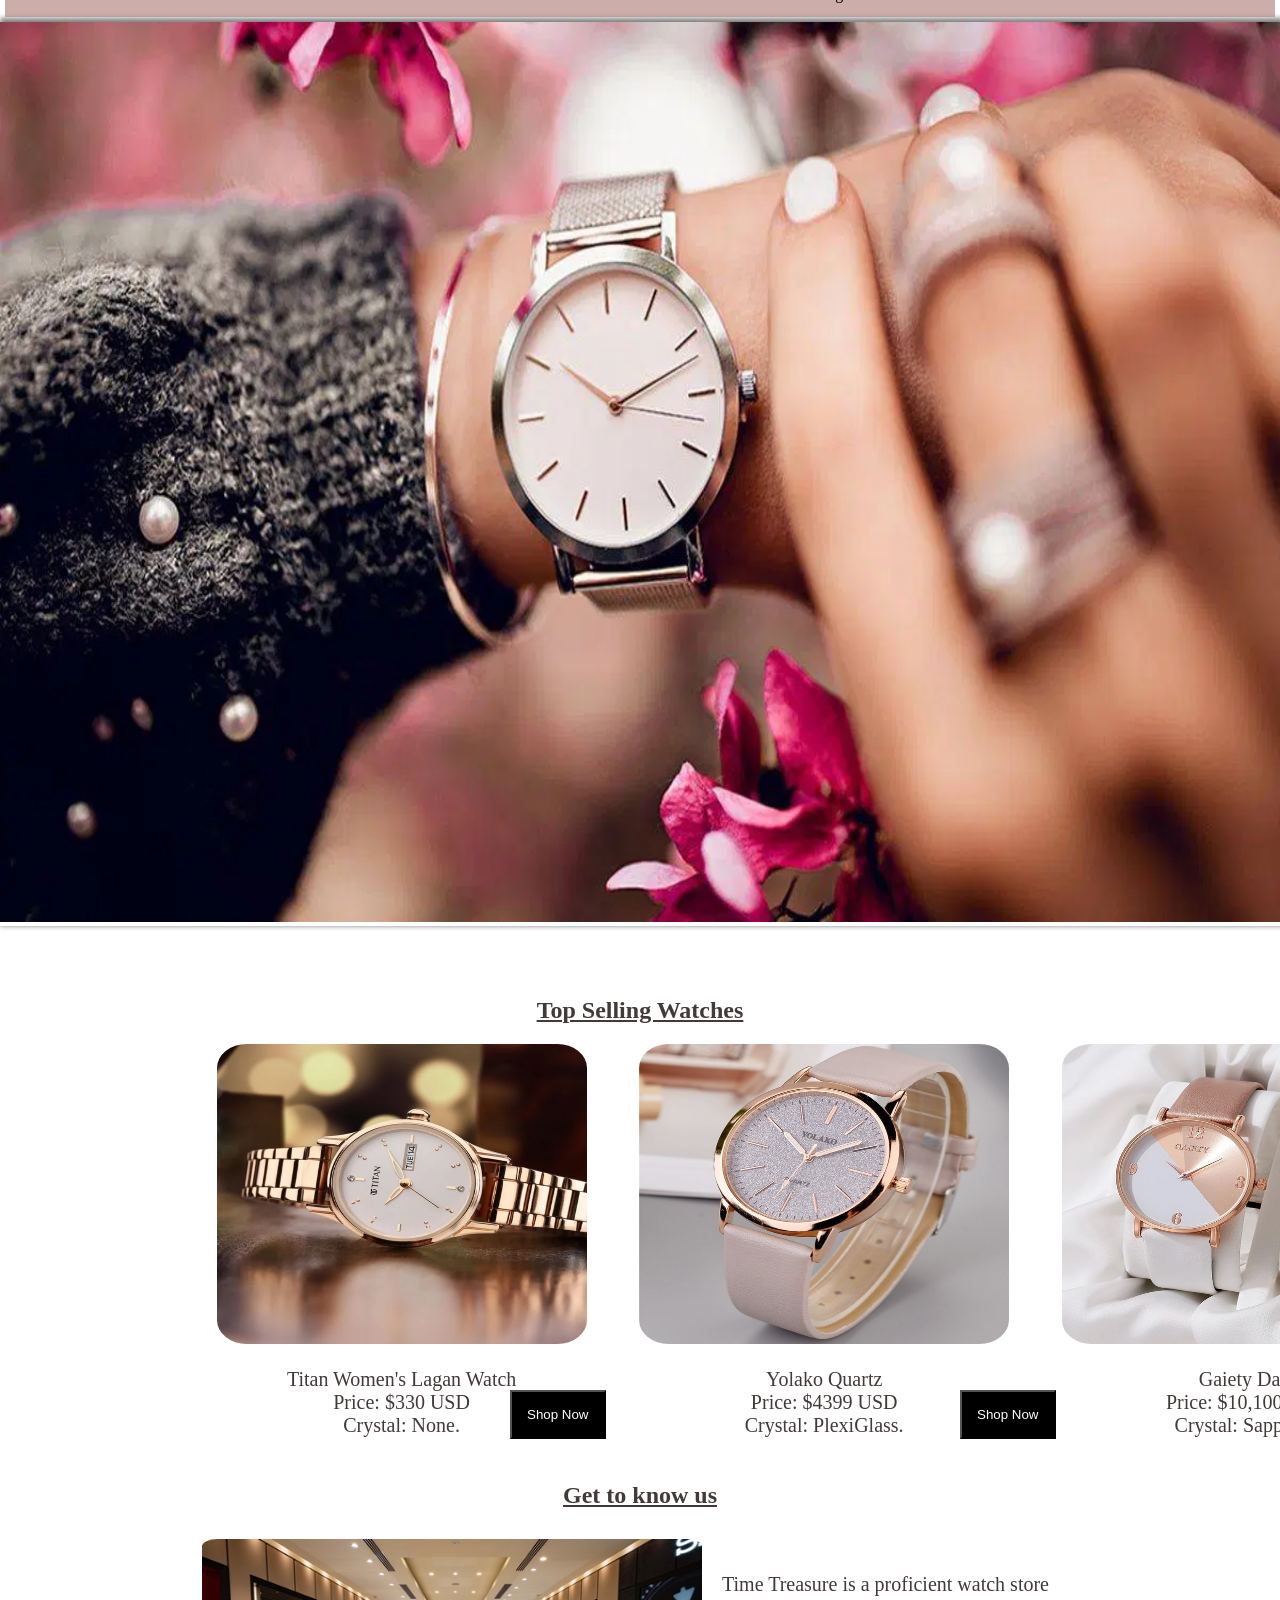
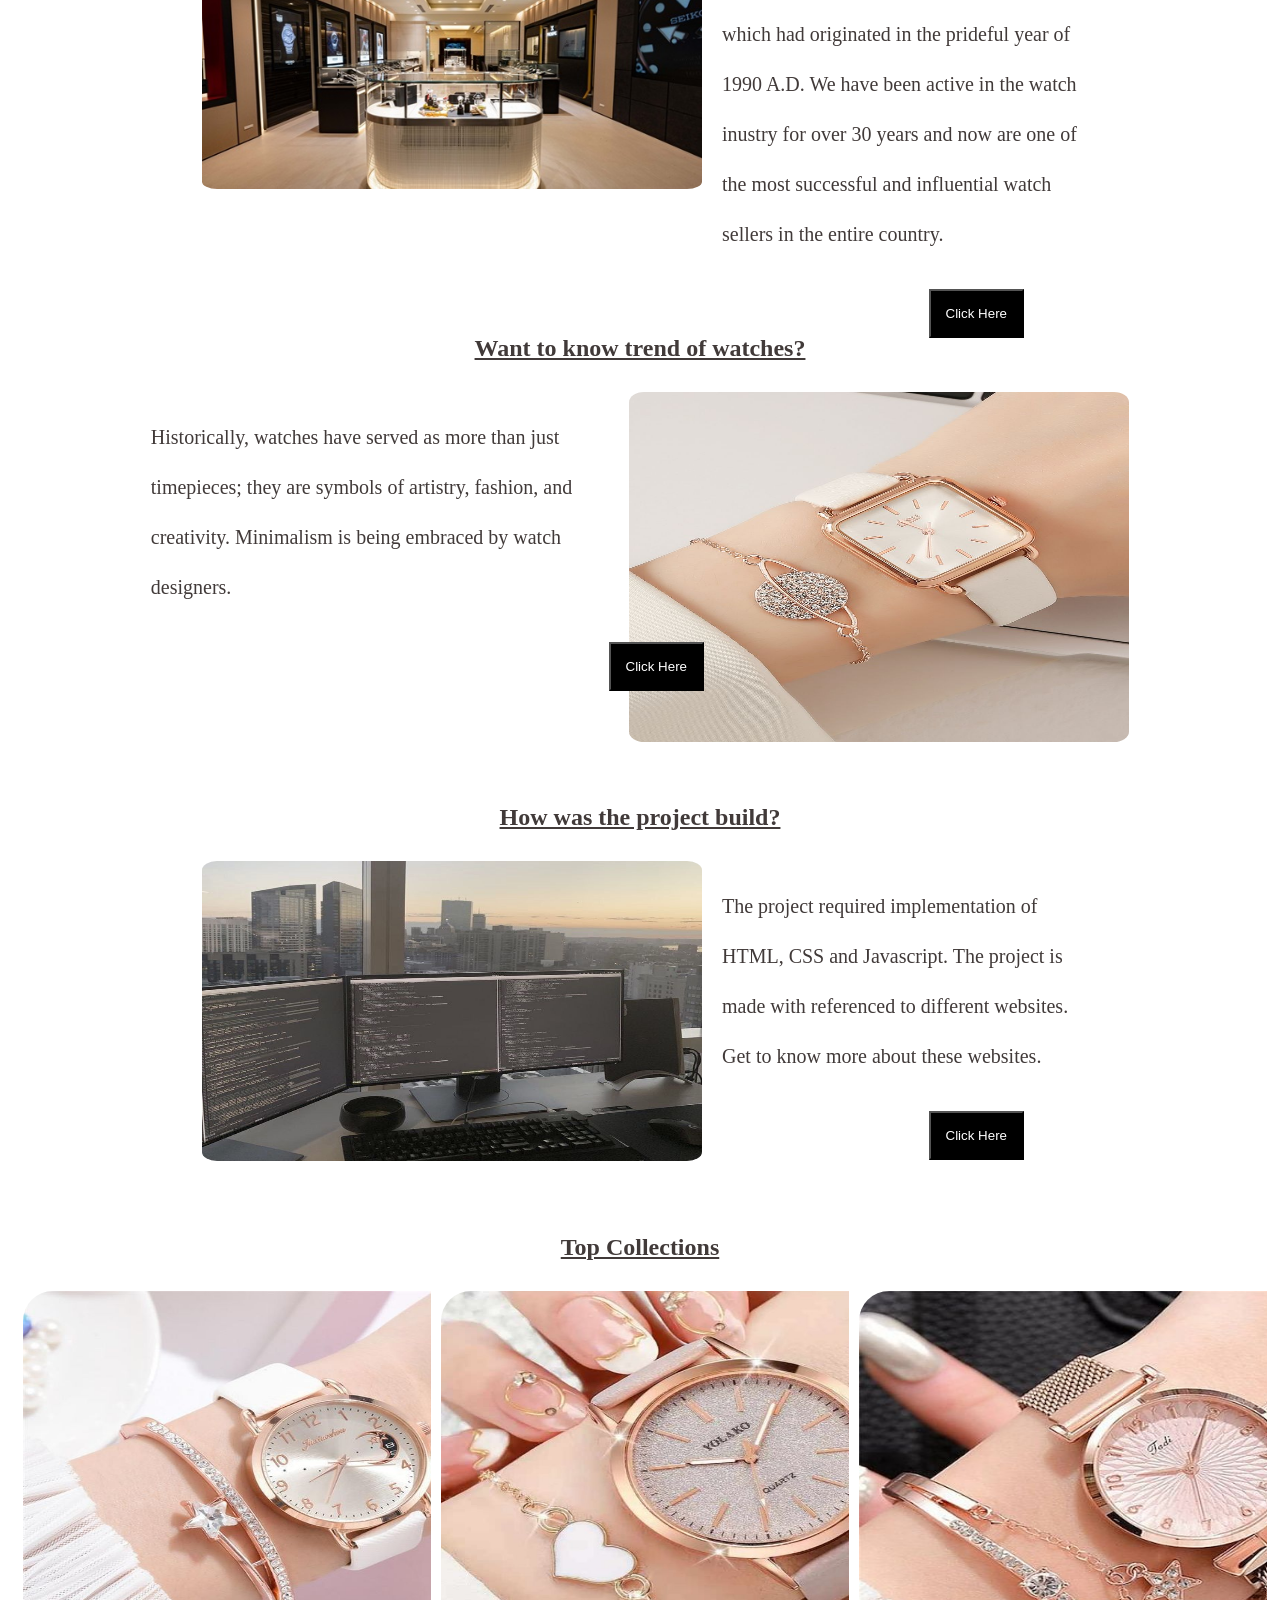
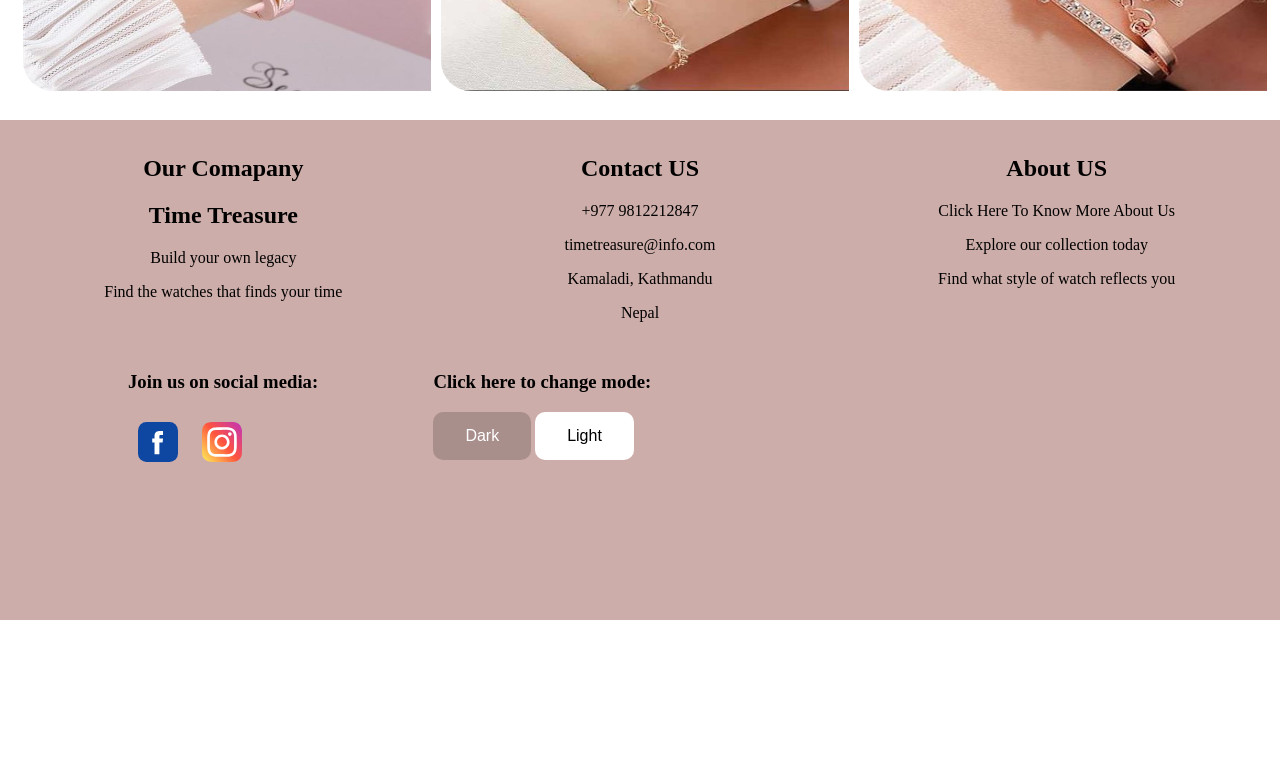
<file: Development/index.html>
<!DOCTYPE html>
<html lang="en">

<head>
    <title>Time Treasury</title>
    <meta name="description" content="Home Page" />
    <meta name="keywords" content="Home, Index" />
    <meta name="author" content="Shashreek Shrestha" />
    <link rel="stylesheet" href="css/style.css">
    <!-- script tag for linking external JS -->
    <script src="js/script.js"></script>
</head>
<style>
    /*button for top selling watches */
    .btn {
        position: absolute;
        top: 610px;
        right: 130px;
        background-color: black;
        padding: 15px;
        color: white;
        cursor: pointer;
    }

    /*for top selling watches*/
    .container {
        margin: 2% 5% 2% 5%;
        padding-top: 2%;
        border-radius: 3%;
    }

    .container img {
        height: 300px;
        width: 370px;
        border-radius: 8%;
    }

    .container p {
        font-size: 20px;
    }

    .prod {
        margin-left: 100px;
        display: flex;
    }

    .p1 {
        margin-left: 5%;
        /* border: 50px solid #c8e5e8; */
    }

    /*button for top selling products*/
    .btn1,
    .btn2,
    .btn3 {
        position: absolute;
        background-color: black;
        padding: 15px;
        color: white;
        cursor: pointer;
        top: 1390px;
    }

    .btn1 {
        left: 510px;
    }

    .btn2 {
        left: 960px;
    }

    .btn3 {
        left: 1400px;
    }

    /* for top sellers */
    .top {
        padding-top: 10px;
    }

    .watch {
        display: flex;
        border-radius: 30px;
    }

    .brand {
        position: relative;
        width: 600px;
        overflow: hidden;
        width: 34%;
        font-size: 25px;
    }

    .brand img {
        height: 400px;
        width: 550px;
        position: relative;
        border-radius: 30px;
        margin: 10px;
        margin-right: 50px;
    }

    .cont {
        color: white;
        position: absolute;
        top: 100%;
        left: 0%;
        width: 100%;
        height: 100%;
        padding: 20px;
        box-sizing: border-box;
        transition: all 0.5s;
    }

    /*hover effect on top sellers of the store*/
    .brand:hover .cont {
        top: 0;
        transform: translateY(25px);

    }

    .know {
        margin: 1% 15% 1% 15%;
        /* border: 2px solid; */
        border-radius: 2%;
    }

    .knowus,
    .development {
        display: flex;
        line-height: 50px;
    }

    .knowus img {
        margin: 10px;
        border-radius: 3%;
    }

    .knowus p,
    .devinfo p {
        padding: 10px;
        font-size: 20px;
    }

    .trend {
        margin: 1% 10% 1% 10%;
        border-radius: 2%;
        padding: 1%;
    }

    .devimg img {
        margin: 10px;
        border-radius: 3%;
        width: 500px;
    }

    .direct, .direct1 {
        background-color: black;
        padding: 15px;
        color: white;
        cursor: pointer;
        position: absolute;
        right: 20%;
    }
    .direct1{
        right: 45%;
    }

    .imageslider {
        width: 100%;
        margin: auto;
        box-shadow: 2px -2px 5px 2px gray;
        overflow: hidden;
    }

    .imageslider img {
        width: 100%;
        height: 900px;
    }
    .store img{
        width: 500px;
        height: 250px;
    }
</style>
<body>
    <header>
        <!--Logo-->
        <img src="assets/logo/image.png" width="10%" class="logo">
        <!-- nav bar -->
        <nav>
            <ul>
                <li>
                    <a href="index.html">Home</a>
                </li>
                <li>
                    <a href="pages/product.html">Products</a>
                </li>
                <li>
                    <a href="pages/aboutus.html">About Us</a>
                </li>
                <li>
                    <a href="pages/research.html">Research</a>
                </li>
                <li>
                    <a href="pages/blog.html">Blog</a>
                </li>
            </ul>
        </nav>
    </header>
    <main>
        <!-- This is the hero section with image slider -->
        <section>
            <div class="imageslider">
                <div id="slide">
                    <img src="assets/images/home/imageslider/15.webp">
                </div>
        </section>
        <!-- This section provides glimpse of product page having button to direct to product description page -->
        <section>
            <div class="container">
                <div class="high">
                    <h1 align="center" class="h1"><ins>Top Selling Watches</ins></h1>
                </div>
                <div class="prod">
                    <div class="p1">
                        <img src="assets/images/watches/titanlagan.webp">
                        <p align="center">Titan Women's Lagan Watch<br>Price: $330 USD<br> Crystal: None.</p>
                        <button class="btn1"
                            onclick="document.location.href='pages/Product Detail/TitanWomenLagan.html'">Shop
                            Now</button>
                    </div>
                    <div class="p1">
                        <img src="assets/images/watches/1.jpg">
                        <p align="center">Yolako Quartz<br>Price: $4399 USD<br> Crystal: PlexiGlass.</p>
                        <button class="btn2"
                            onclick="document.location.href='pages/Product Detail/Yolako.html'">Shop
                            Now</button>
                    </div>
                    <div class="p1">
                        <img src="assets/images/watches/2.jpg">
                        <p align="center">Gaiety Date<br>Price: $10,100 USD<br> Crystal: Sapphire.</p>
                        <button class="btn3"
                            onclick="document.location.href='pages/Product Detail/Gaiety.html'">Shop
                            Now</button>
                    </div>
                </div>
            </div>
        </section>
        <!-- Provides glimpse of About Us page having button to direct to about us page -->
        <section>
            <div class="know">
                <h1 align="center"> <u>Get to know us</u></h1>
                <div class="knowus">
                    <div class="store">
                        <img src="../Development/assets/images/home/store.jpg" id="1" onclick="toggle()">
                        <img src="../Development/assets/images/home/store1.jpg" id="2" onclick="toggle()" hidden>
                    </div>
                    <div class="knowinfo">
                        <p>
                            Time Treasure is a proficient watch store which had originated in the prideful year of
                            1990
                            A.D.
                            We have been active in the watch inustry for over 30 years and now are one of the most
                            successful and influential watch sellers in the entire country.
                        </p>
                        <button class="direct" onclick="document.location.href='pages/aboutus.html'">Click
                            Here</button>
                    </div>
                </div>
            </div>
        </section>
        <!-- Provides glimpse of Blog page having button to direct to blog page -->
        <section>
            <div class="trend">
                <h1 align="center"> <u>Want to know trend of watches?</u></h1>
                <div class="development">
                    
                    <div class="devinfo">
                        <p>
                            Historically, watches have served as more than just timepieces; they are symbols of
                            artistry, fashion, and creativity. Minimalism is being embraced by watch designers.
                        </p>
                        <button class="direct1" onclick="document.location.href='pages/blog.html'">Click
                            Here</button>
                    </div>
                    <div class="devimg">
                        <img src="../Development/assets/images/watches/3.jpg" height="350px" id="3" onclick="toggle1()">
                        <img src="../Development/assets/images/watches/10.jpg" height="350px" id="4" onclick="toggle1()" hidden>
                    </div>
                </div>
            </div>
        </section>
        <!-- Provides glimpse of Research page having button to direct to research page -->

        <section>
            <div class="know">
                <h1 align="center"> <u>How was the project build?</u></h1>
                <div class="development">
                    <div class="devimg">
                        <img src="../Development/assets/images/home/4.jpg" height="300px" id="5" onclick="toggle2()">
                        <img src="../Development/assets/images/home/5.jpg" height="300px" id="6" onclick="toggle2()" hidden>
                    </div>
                    <div class="devinfo">
                        <p>
                            The project required implementation of HTML, CSS and Javascript. The project is made
                            with
                            referenced to different websites. Get to know more about these websites.
                        </p>
                        <button class="direct" onclick="document.location.href='pages/research.html'">Click
                            Here</button>

                    </div>
                </div>
            </div>
        </section>
        <!-- This section gives top seller's information -->
        <section style="margin: 1%;">
            <div class="top">
                <h1 align="center"><ins>Top Collections</ins></h1>
                <div class="watch">
                    <div class="brand">
                        <img src="./assets/images/watches/5.jpg"><br>
                        <div class="cont">
                            <p align="center"><b><br><br><br><br><br><br><br>It does't just tell time.<br> It tells
                                    history</b></p>
                        </div>
                    </div>
                    <div class="brand">
                        <img src="./assets/images/watches/6.jpg">
                        <div class="cont">
                            <p align="center"><b><br><br><br><br><br><br><br>A legacy<br>Built on Time</b>
                            </p>
                        </div>
                    </div>
                    <div class="brand">
                        <img src="./assets/images/watches/7.jpg">
                        <div class="cont">
                            <p align="center"><b><br><br><br><br><br><br><br>Look at your watch.<br>Don't look at what time it is.
                                    </b></p>
                        </div>
                    </div>
                </div>
            </div>
        </section>
    </main>
    <footer>
        <div class="footer">
            <div class="OurCompany">
                <h2>Our Comapany</h2>
                <h2>Time Treasure</h2>
                <p>Build your own legacy</p>
                <p>Find the watches that finds your time</p>

            </div>
            <div class="contact">
                <h2>Contact US</h2>
                <p>+977 9812212847</p>
                <p>timetreasure@info.com</p>
                <p>Kamaladi, Kathmandu</p>
                <p>Nepal</p>

            </div>
            <div class="aboutus">
                <h2>About US</h2>
                <a href="./pages/aboutus.html">Click Here To Know More About Us</a>
                <p>Explore our collection today</p>
                <p>Find what style of watch reflects you</p>
            </div>
        </div>
        <div class="footcont">
            <div class="socialmedia">
                <h3>Join us on social media:</h3>
                <img src="./assets/logo/facebook.svg" style="width: 40px; height: 40;">
                <img src="./assets/logo/instagram.svg" style="width: 40px; height: 40;">
            </div>
            <div class="mode">
                <h3>Click here to change mode: </h3>
                <button class="modebtn1" onclick="Dark()">Dark</button>
                <button class="modebtn2" onclick="Light()">Light</button>
            </div>
        </div>
    </footer>
    <!-- Internal script tag -->
    <script>
        var image = document.getElementById('slide');
        var imageLocation = [ 'assets/images/home/imageslider/13.jpg', 'assets/images/home/imageslider/11.jpg', 'assets/images/home/imageslider/14.jpg', 'assets/images/home/imageslider/12.jpg', 'assets/images/home/imageslider/15.webp']
        var index = 0;
        setInterval(slider, 2000)
        function slider() {
            if (index < 5) {
                index = index + 1;
            }
            else {
                index = 1;
            }
            image.innerHTML = "<img src=" + imageLocation[index - 1] + ">";
        }
        

    </script>

</body>


</html>
</file>
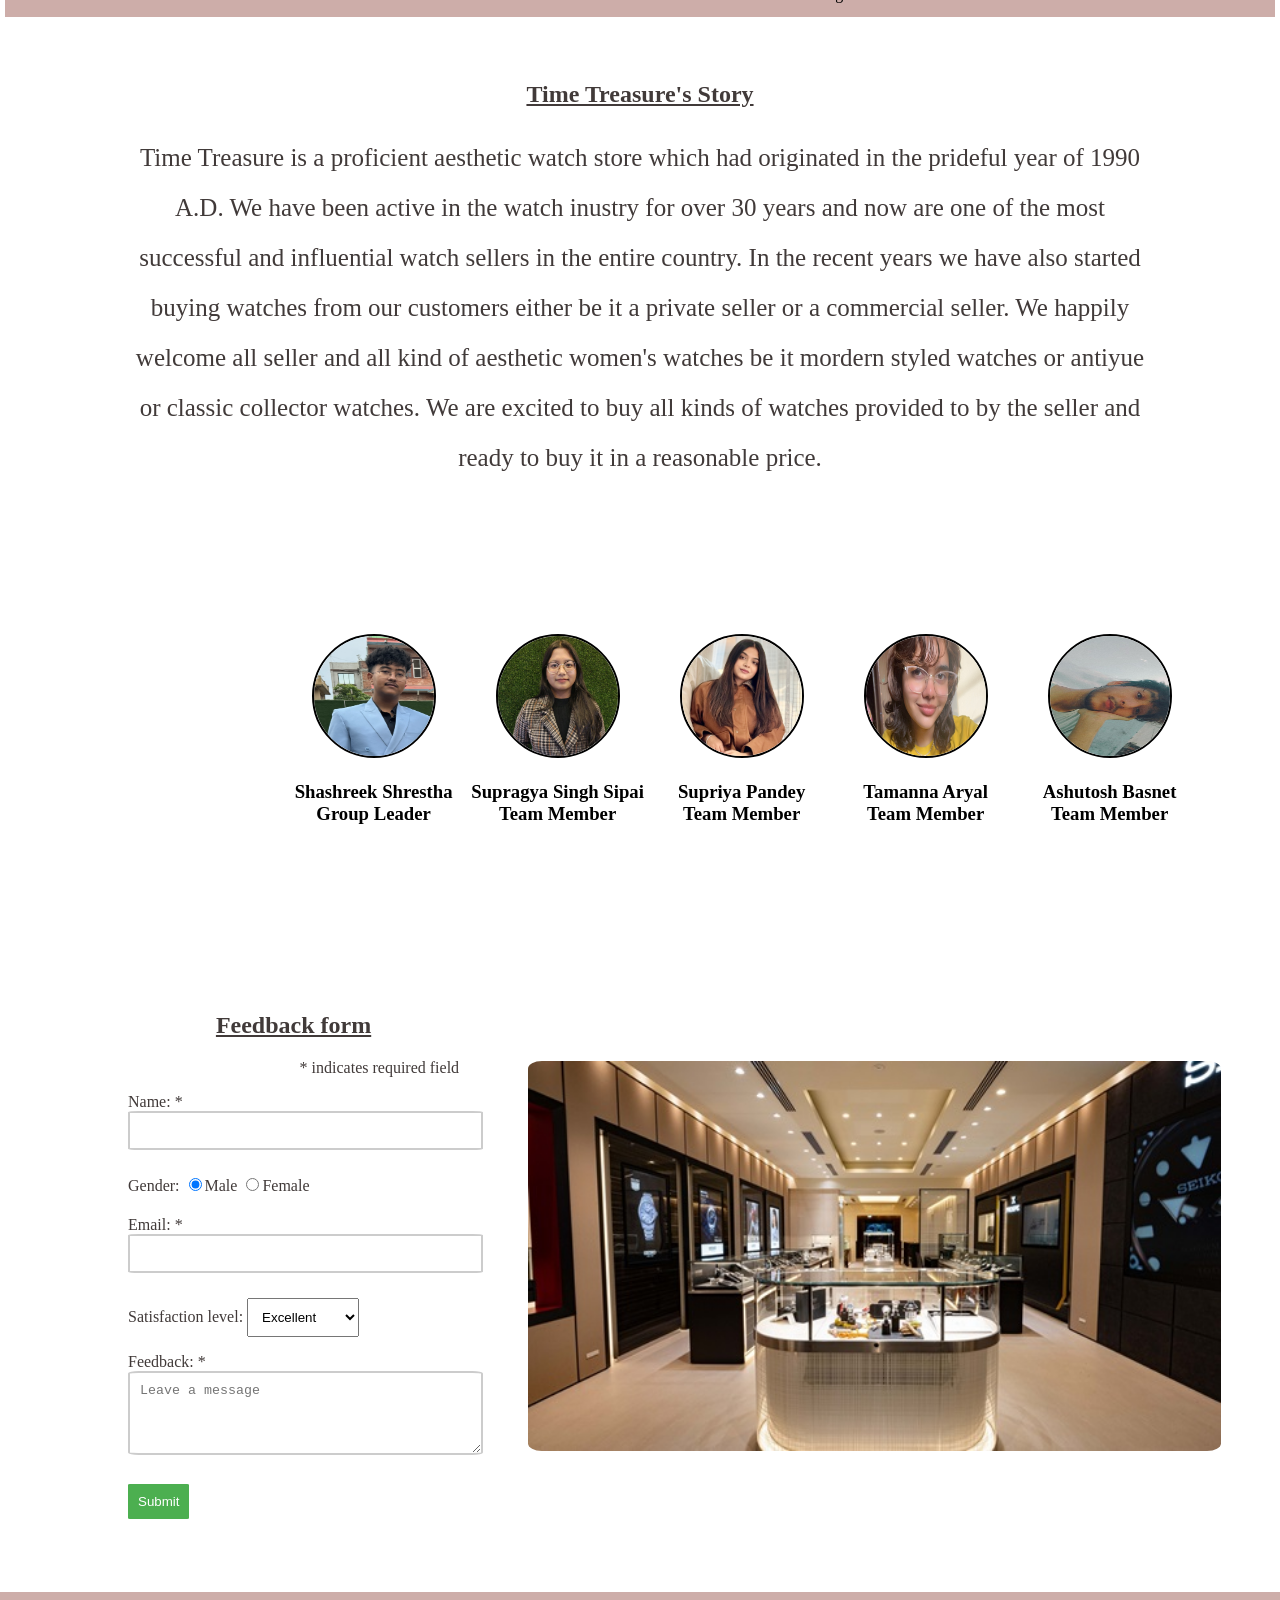
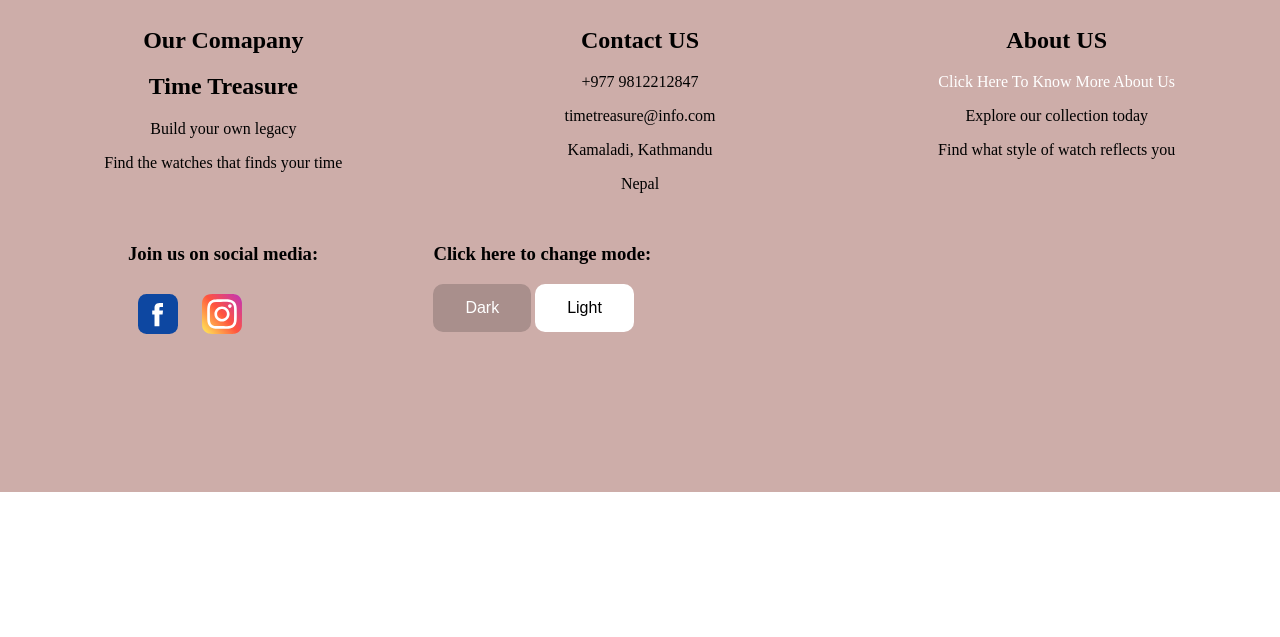
<file: Development/pages/aboutus.html>
<!DOCTYPE html>
<html lang="en">

<head>
    <meta name="author" content="Ashutosh Basnet">
    <meta name="description" content="About Us Page">
    <meta name="keyword" content="About Us, Time Treasure, Watch Store">
    <title>About Us</title>
    <link rel="stylesheet" href="../css/style.css">
    <!-- script tag for linking external JS -->
     <script src="../js/script.js"></script>
    
    <style>

        /*div class for profile*/
        .pfp {
            margin-left: 15%;
            margin-right: 15%;
            padding-top: 5%;
            padding-bottom: 5%;
            width: 70%;
            margin-top: 100px;
            margin-bottom: 10px;
            display: flex;
            padding-bottom: 10%;
        }

        .p1 img {
            height: 120px;
            border: 2px solid;
            width: 120px;
            border-radius: 50%;
            margin-left: 30px;
            margin-right: 30px;
        }

        main {
            margin: 5% 10% 5% 10%;
        }

        /* unvisited link */
        a:link {
            color: black;
        }

        /* visited link */
        a:visited {
            color: black;
        }

        /* mouse hover effect */
        a:hover {
            color: green;
        }

        /* about us paragraph*/
        .about p {
            font-size: 25px;
            line-height: 50px;
            justify-content: center;
        }

        /* CSS for feedback form */
        .feedbackform {
            width: 50%;
        }

        .level{
            padding: 10px;

        }

        input,
        textarea {
            /* width: 100%; */
            padding: 10px;
            margin-bottom: 9px;
            border: 2px solid #ccc;
            border-radius: 3%;
        }

        input[type="submit"] {
            background-color: #4CAF50;
            color: white;
            border: none;
            cursor: pointer;
        }

        input[type="submit"]:hover {
            background-color: #3c8b40;
        }
        .aboutfeed{
            display: flex;
        }
        .abim img{
            margin: 10%;
            height: 390px;
            border-radius: 2%;
        }
    </style>
</head>

<body>
    <!-- Header section -->
    <header>
        <!--Logo-->
        <img src="../assets/logo/image.png" width="10%" class="logo">
        <!-- nav bar -->
        <nav>
            <ul>
                <li>
                    <a href="../index.html">Home</a>
                </li>
                <li>
                    <a href="../pages/product.html">Products</a>
                </li>
                <li>
                    <a href="../pages/aboutus.html">About Us</a>
                </li>
                <li>
                    <a href="../pages/research.html">Research</a>
                </li>
                <li>
                    <a href="../pages/blog.html">Blog</a>
            </ul>
        </nav>
    </header>
    <main>
        <!-- This section describes about time treasure and team members -->
        <section>
            <div class="about">
                <h1 align="center"><ins>Time Treasure's Story</ins></h1>
                <p align="center">Time Treasure is a proficient aesthetic watch store which had originated in the prideful year of
                    1990
                    A.D. We have been active in the watch inustry for over 30 years and now are one of the most
                    successful and
                    influential watch sellers in the entire country. In the recent years we have also started buying
                    watches
                    from our customers either be it a private seller or a commercial seller. We happily welcome all
                    seller and
                    all kind of aesthetic women's watches be it mordern styled watches or antiyue or classic collector watches. We are
                    excited to
                    buy all kinds of watches provided to by the seller and ready to buy it in a reasonable price. </p>
            </div>
            <div class="pfp">
                <div class="p1">
                    <a href="../pages/Portfolio/shashreek.html">
                        <img src="../assets/images/Portfolio/Shashreek.jpg">
                        <h3 align="center">Shashreek Shrestha<br>Group Leader</h3><br><br>
                    </a>
                </div>
                <div class="p1">
                    <a href="../pages/Portfolio/supragya.html">
                        <img src="../assets/images/Portfolio/supragya.jpeg">
                        <h3 align="center">Supragya Singh Sipai<br>Team Member</h3>
                    </a>

                </div>
                <div class="p1">
                    <a href="../pages/Portfolio/supriya.html">
                        <img src="../assets/images/Portfolio/Supriya.jpeg">
                        <h3 align="center">Supriya Pandey<br>Team Member</h3><br><br>
                    </a>

                </div>
                <div class="p1">
                    <a href="../pages/Portfolio/tamanna.html">

                        <img src="../assets/images/Portfolio/Tamanna.jpg">
                        <h3 align="center">Tamanna Aryal<br>Team Member</h3><br><br>
                    </a>
                </div>
                <div class="p1">
                    <a href="../pages/Portfolio/ashutosh.html">
                        <img src="../assets/images/Portfolio/Ashutosh.jpg">
                        <h3 align="center">Ashutosh Basnet<br>Team Member</h3>
                    </a>
                </div>
            </div>
        </section>
        <!-- This section has feedback form -->
        <section>
            <div class="aboutfeed">
            <div class="feedbackform">
                <form name="myForm" onsubmit="validateForm()">
                    <h2 align="center"><ins>Feedback form</ins></h2>
                    <p align="right">* indicates required field</p>
                    <p> Name: * <input type="text" name="fname" style="width: 100%;"></p>
                    <p> Gender: <input type="radio" checked name="gender">Male <input type="radio" name="gender">Female </p>
                    <p>Email: *<input type="email" name="email" style="width: 100%;"> </p>
                    <p>Satisfaction level: <select class="level">
                        <option value="Excellent">Excellent</option>
                        <option value="Very Good">Very Good</option>
                        <option value="Good">Good</option>
                        <option value="Satisfactory">Satisfactory</option>
                        <option value="Bad">Bad</option>
                      </select>
                    </p>
                    <p> Feedback: *<textarea id="feedback" name="feedback" rows="4" cols="50"
                            placeholder="Leave a message" style="width: 100%;"></textarea></p>
                    <input type="submit" value="Submit">
            </div>
            <div class="abim">
                <img src="../assets/images/home/store.jpg" alt="">
            </div>
        </div>
        </section>
        </form>
    </main>

    <!-- Footer section -->
    <footer>
        <div class="footer">
            <div class="OurCompany">
                <h2>Our Comapany</h2>
                <h2>Time Treasure</h2>
                <p>Build your own legacy</p>
                <p>Find the watches that finds your time</p>

            </div>
            <div class="contact">
                <h2>Contact US</h2>
                <p>+977 9812212847</p>
                <p>timetreasure@info.com</p>
                <p>Kamaladi, Kathmandu</p>
                <p>Nepal</p>

            </div>
            <div class="aboutus">
                <h2>About US</h2>
                <a href="../aboutus.html" style="color: white;">Click Here To Know More About Us</a>
                <p>Explore our collection today</p>
                <p>Find what style of watch reflects you</p>
            </div>
        </div>
        <div class="footcont">
            <div class="socialmedia">
                <h3>Join us on social media:</h3>
                <a href="#"><img src="../assets/logo/facebook.svg" style="width: 40px; height: 40;"></a>
                <a href="#"><img src="../assets/logo/instagram.svg" style="width: 40px; height: 40;"></a>
            </div>
            <div class="mode">
                <h3>Click here to change mode: </h3>
                <button class="modebtn1" onclick="Dark()">Dark</button>
                <button class="modebtn2" onclick="Light()">Light</button>
            </div>
        </div>
    </footer>
</body>
<script>
    function validateForm() {
        let x = document.forms["myForm"]["fname"].value;
        if (x == "") {
            alert("Name must be filled out");
            return false;
        }
        let y = document.forms["myForm"]["email"].value;
        if (y == "") {
            alert("Email must be filled out");
            return false;
        }
        let z = document.forms["myForm"]["feedback"].value;
        if (z == "") {
            alert("Feedback must be filled out");
            return false;
        }
        else{
            alert("Thankyou for giving your valuable feedback!!")
        }
    }
</script>

</html>
</file>
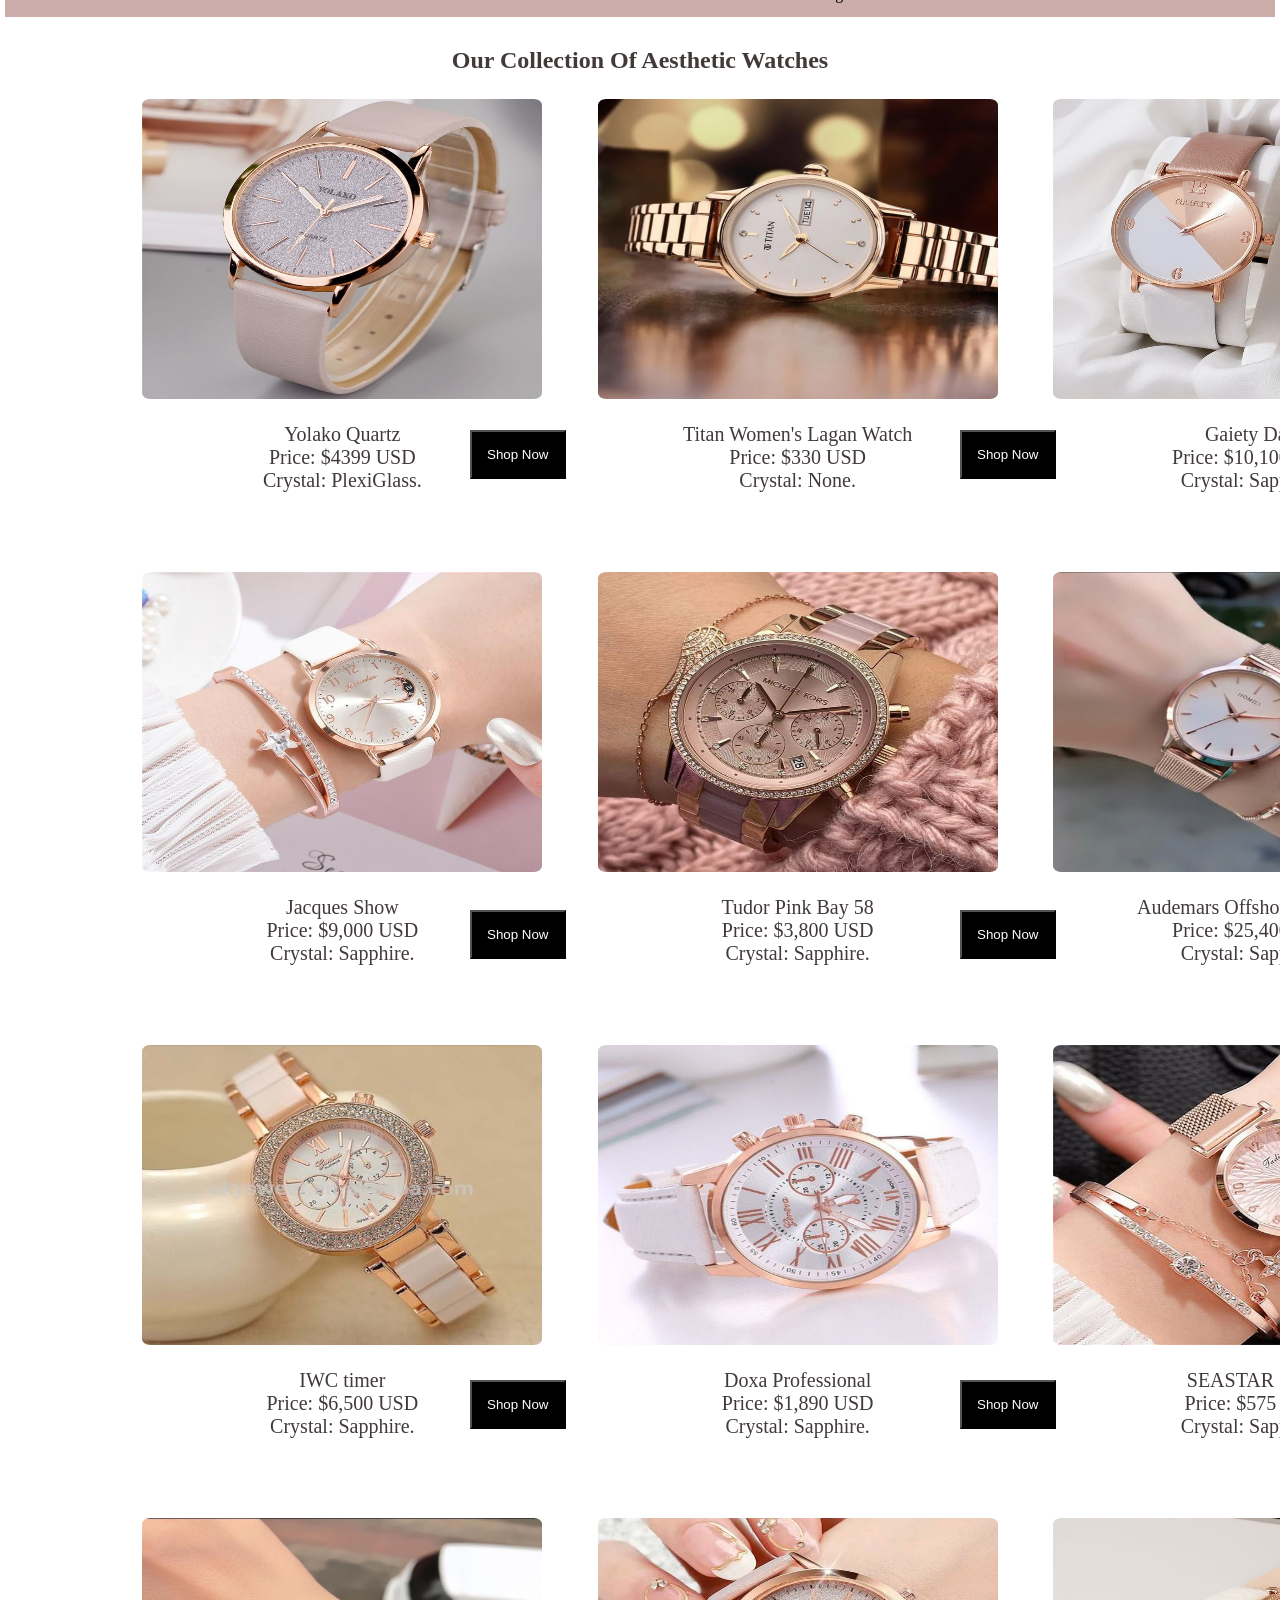
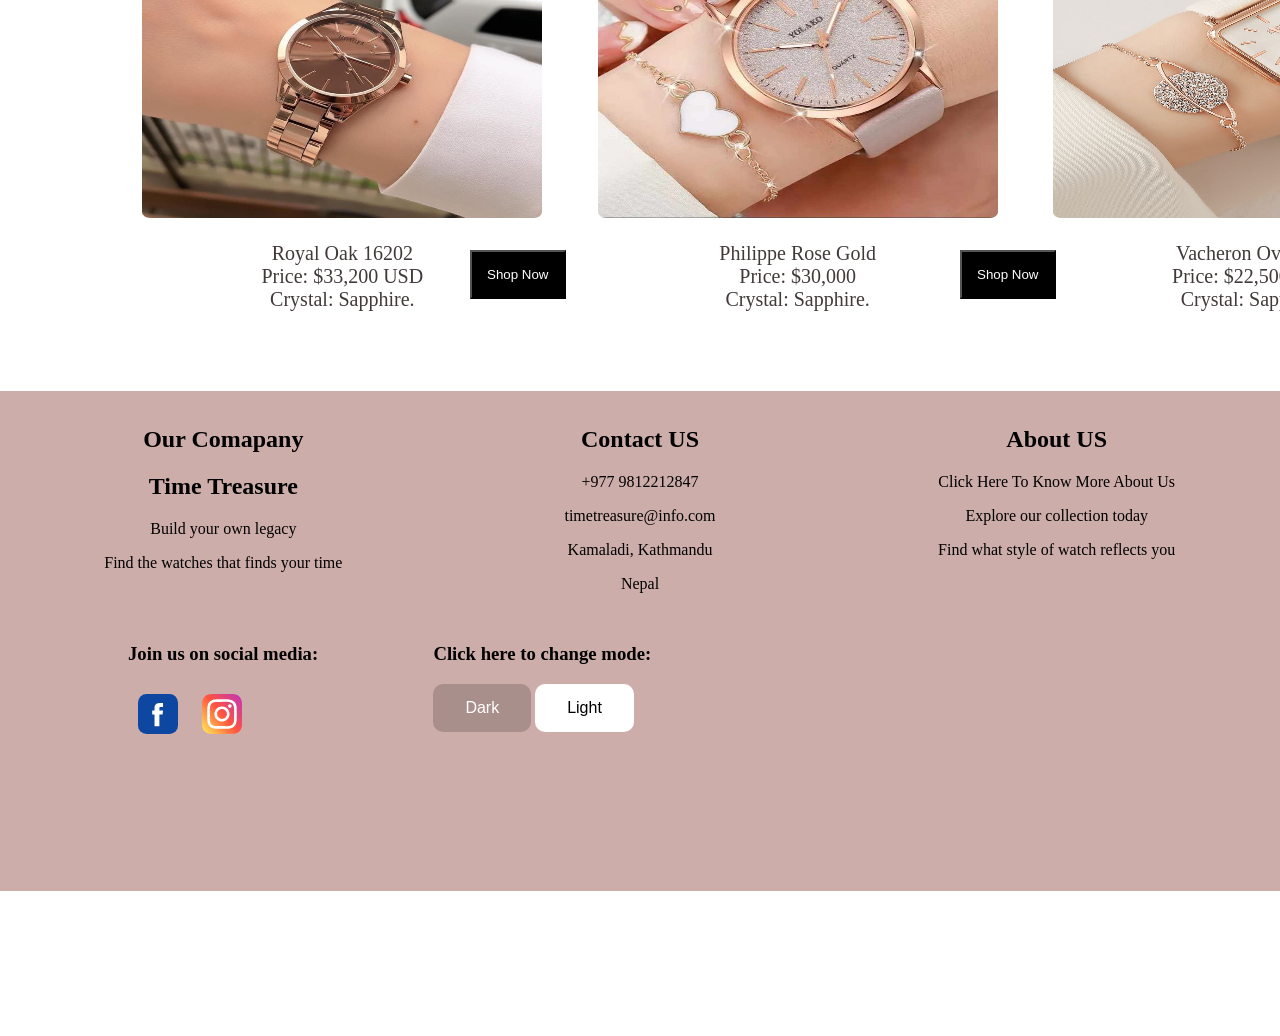
<file: Development/pages/product.html>
<!DOCTYPE html>
<html lang="en">

<head>
    <meta name="author" content="Supriya Pandey">
    <meta name="description" content="Product Page">
    <meta name="keyword" content="Watches, Watch, Rolex, Titan">
    <title>Product</title>
    <link rel="stylesheet" href="../css/style.css">
    <!-- script tag for linking external JS -->
    <script src="../js/script.js"></script>
    <style>
        /* Giving space from the top*/
        .products h2 {
            margin-top: 10px;
        }

        /*Container for keeping product images*/
        .container {
            margin: 2% 5% 2% 5%;
            border-radius: 3%;
        }

        .container img {
            height: 300px;
            width: 400px;
            border-radius: 2%;
        }

        .container p {
            font-size: 20px;

        }

        /*for first row of products*/
        .prod,
        .prod2,
        .prod3,
        .prod4 {
            margin: 2%;
            display: flex;
            margin-bottom: 60px;
        }

        /*for product border*/
        .p1 {
            margin-left: 5%;
        }

        /*button for the products*/
        .btn1,
        .btn2,
        .btn3,
        .btn4,
        .btn5,
        .btn6,
        .btn7,
        .btn8,
        .btn9,
        .btn10,
        .btn11,
        .btn12 {
            position: absolute;
            background-color: black;
            padding: 15px;
            color: white;
            cursor: pointer;
        }

        .btn1,
        .btn2,
        .btn3 {
            top: 430px;
        }


        .btn4,
        .btn5,
        .btn6 {
            top: 910px;
        }

        .btn7,
        .btn8,
        .btn9 {
            top: 1380px;
        }

        .btn10,
        .btn11,
        .btn12 {
            top: 1850px;
        }

        .btn1,
        .btn4,
        .btn7,
        .btn10 {
            left: 470px;
        }

        .btn2,
        .btn5,
        .btn8,
        .btn11 {
            left: 960px;
        }

        .btn3,
        .btn6,
        .btn9,
        .btn12 {
            left: 1440px;
        }
    </style>
</head>

<body>
    <!-- Header Section -->
    <header>
        <!--Logo-->
        <img src="../assets/logo/image.png" width="10%" class="logo">
        <!-- nav bar -->
        <nav>
            <ul>
                <li>
                    <a href="../index.html">Home</a>
                </li>
                <li>
                    <a href="../pages/product.html">Products</a>
                </li>
                <li>
                    <a href="../pages/aboutus.html">About Us</a>
                </li>
                <li>
                    <a href="../pages/research.html">Research</a>
                </li>
                <li>
                    <a href="../pages/blog.html">Blog</a>
                </li>
            </ul>
        </nav>
    </header>
    <main>
        <section>
            <div class="products">
                <h1 align="center" style="margin-top: 30px;">Our Collection Of Aesthetic Watches</h1>
            </div>
        </section>
        <section>
            <div class="container">
                <div class="prod">
                    <div class="p1">
                        <img src="../assets/images/watches/1.jpg">
                        <div class="cont1">
                            <p align="center">Yolako Quartz<br>Price: $4399 USD<br> Crystal: PlexiGlass.</p>
                            <button class="btn1"
                                onclick="document.location.href='Product Detail/Yolako.html'">Shop
                                Now</button>
                        </div>
                    </div>
                    <div class="p1">
                        <img src="../assets/images/watches/titanlagan.webp">
                        <div class="cont1">
                            <p align="center">Titan Women's Lagan Watch<br>Price: $330 USD<br>Crystal: None.</p>
                            <button class="btn2"
                                onclick="document.location.href='Product Detail/TitanWomenLagan.html'">Shop
                                Now</button>
                        </div>
                    </div>
                    <div class="p1">
                        <img src="../assets/images/watches/2.jpg">
                        <div class="cont1">
                            <p align="center">Gaiety Date<br>Price: $10,100 USD<br> Crystal: Sapphire.</p>
                            <button class="btn3"
                                onclick="document.location.href='Product Detail/Gaiety.html'">Shop
                                Now</button>
                        </div>
                    </div>
                </div>
                <div class="prod2">
                    <div class="p1">
                        <img src="../assets/images/watches/5.jpg">
                        <div class="cont1">
                            <p align="center">  Jacques Show<br>Price: $9,000 USD<br> Crystal: Sapphire.</p>
                            <button class="btn4"
                                onclick="document.location.href='Product Detail/Jacques.html'">Shop
                                Now</button>
                        </div>
                    </div>
                    <div class="p1">
                        <img src="../assets/images/watches/9.jpg">
                        <p align="center">Tudor Pink Bay 58<br>Price: $3,800 USD<br> Crystal: Sapphire.</p>
                        <button class="btn5" onclick="document.location.href='Product Detail/Yolako.html'">Shop Now</button>
                    </div>
                    <div class="p1">
                        <img src="../assets/images/watches/10.jpg">
                        <p align="center">Audemars Offshore Aestheic<br>Price: $25,400 USD<br> Crystal: Sapphire.</p>
                        <button class="btn6" onclick="document.location.href='Product Detail/Yolako.html'">Shop Now</button>
                    </div>
                </div>
                <div class="prod3">
                    <div class="p1">
                        <img src="../assets/images/watches/11.jpg">
                        <p align="center">IWC timer<br>Price: $6,500 USD<br> Crystal: Sapphire.</p>
                        <button class="btn7" onclick="document.location.href='Product Detail/Yolako.html'">Shop Now</button>
                    </div>
                    <div class="p1">
                        <img src="../assets/images/watches/12.jpg">
                        <p align="center">Doxa Professional <br> Price: $1,890 USD <br> Crystal: Sapphire.</p>
                        <button class="btn8" onclick="document.location.href='Product Detail/Gaiety.html'">Shop Now</button>
                    </div>
                    <div class="p1">
                        <img src="../assets/images/watches/7.jpg">
                        <p align="center"> SEASTAR 1000  <br> Price: $575 USD<br> Crystal: Sapphire.</p>
                        <button class="btn9" onclick="document.location.href='Product Detail/Gaiety.html'">Shop Now</button>
                    </div>
                </div>
                <div class="prod4">
                    <div class="p1">
                        <img src="../assets/images/watches/8.jpg">
                        <p align="center">  Royal Oak 16202<br>Price: $33,200 USD<br> Crystal: Sapphire.</p>
                        <button class="btn10" onclick="document.location.href='Product Detail/Gaiety.html'">Shop Now</button>
                    </div>
                    <div class="p1">
                        <img src="../assets/images/watches/6.jpg">
                        <p align="center"> Philippe Rose Gold <br>Price: $30,000<br> Crystal: Sapphire.</p>
                        <button class="btn11" onclick="document.location.href='Product Detail/TitanWomenLagan.html'">Shop Now</button>
                    </div>
                    <div class="p1">
                        <img src="../assets/images/watches/3.jpg">
                        <p align="center">Vacheron Overseas<br>Price: $22,500 USD<br> Crystal: Sapphire.</p>
                        <button class="btn12" onclick="document.location.href='Product Detail/TitanWomenLagan.html'">Shop Now</button>
                    </div>
                </div>
            </div>
        </section>
    </main>

    <!-- Footer Section -->
    <footer>
        <div class="footer">
            <div class="OurCompany">
                <h2>Our Comapany</h2>
                <h2>Time Treasure</h2>
                <p>Build your own legacy</p>
                <p>Find the watches that finds your time</p>

            </div>
            <div class="contact">
                <h2>Contact US</h2>
                <p>+977 9812212847</p>
                <p>timetreasure@info.com</p>
                <p>Kamaladi, Kathmandu</p>
                <p>Nepal</p>

            </div>
            <div class="aboutus">
                <h2>About US</h2>
                <a href="../pages/aboutus.html">Click Here To Know More About Us</a>
                <p>Explore our collection today</p>
                <p>Find what style of watch reflects you</p>
            </div>
        </div>
        <div class="footcont">
            <div class="socialmedia">
                <h3>Join us on social media:</h3>
                <a href="#"><img src="../assets/logo/facebook.svg" style="width: 40px; height: 40;"></a>
                <a href="#"><img src="../assets/logo/instagram.svg" style="width: 40px; height: 40;"></a>
            </div>
            <div class="mode">
                <h3>Click here to change mode: </h3>
                <button class="modebtn1" onclick="Dark()">Dark</button>
                <button class="modebtn2" onclick="Light()">Light</button>
            </div>
        </div>
    </footer>
</body>

</html>
</file>
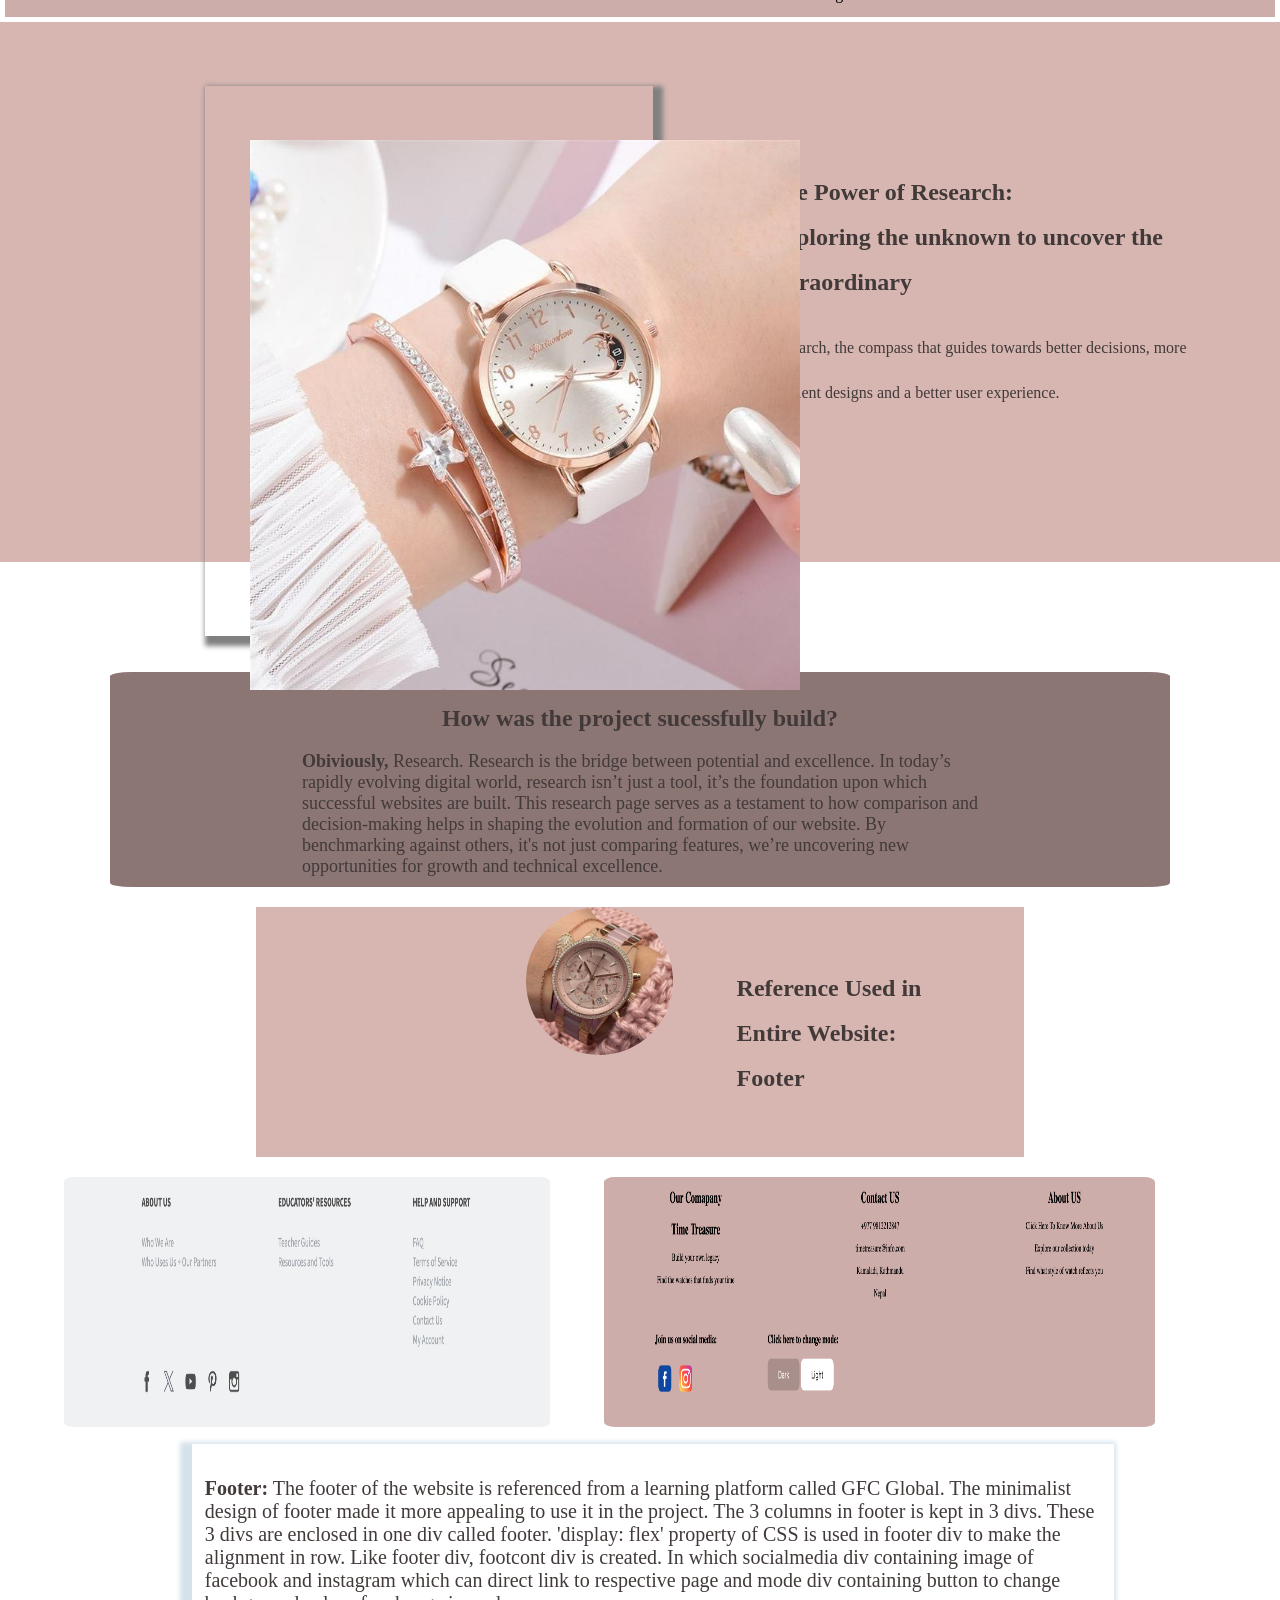
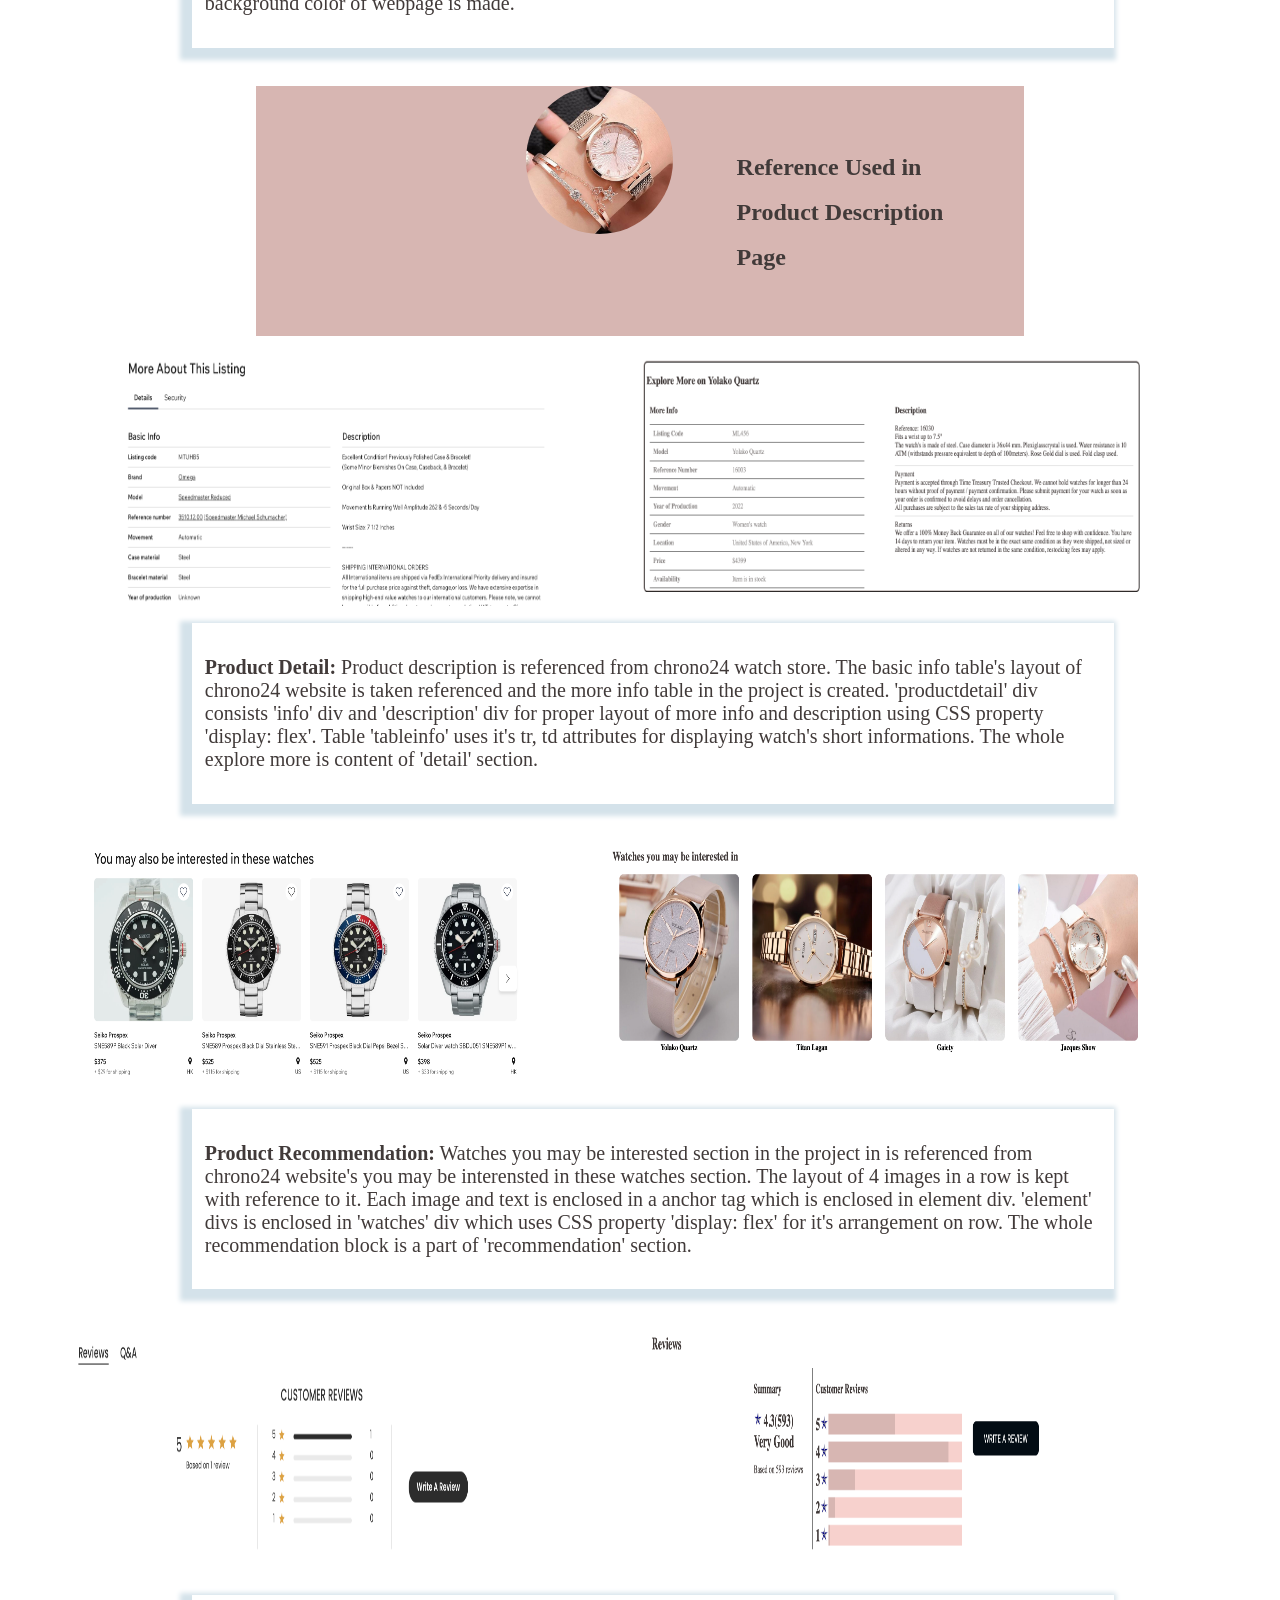
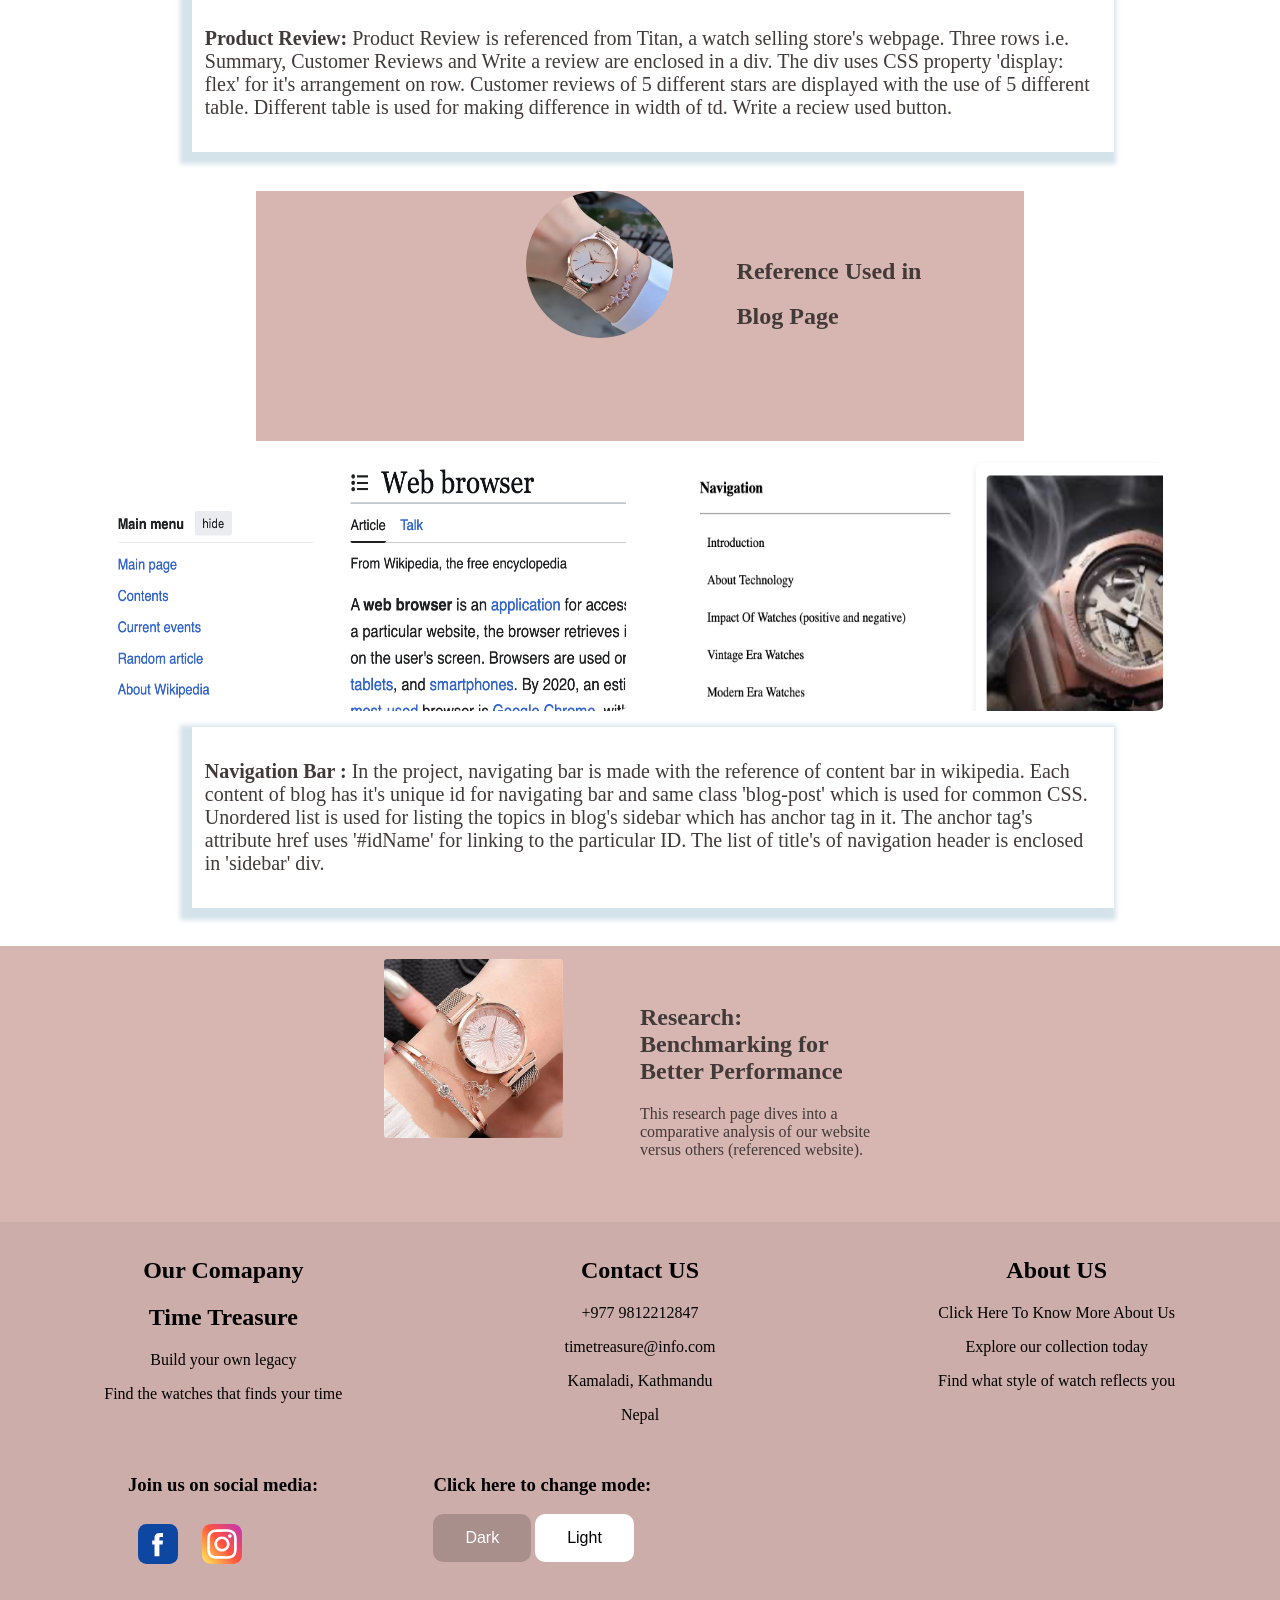
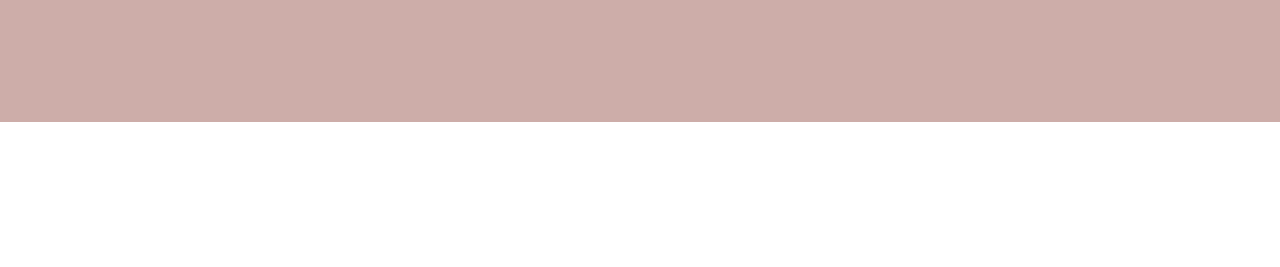
<file: Development/pages/research.html>
<!DOCTYPE html>
<html lang="en">

<head>
    <!-- meta tag for Search Engine Optimization and brief description of web page's content -->
    <meta name="author" content="Supragya Singh Sipai">
    <meta name="description" content="Research Page">
    <meta name="keyword" content="Reference">
    <title>Research</title>
    <!-- link tag for linking external CSS -->
    <link rel="stylesheet" href="../css/style.css">
    <!-- script tag for linking external JS -->
    <script src="../js/script.js"></script>
    <!-- style tag for internal css for research page -->
    <style>
        .research-top {
            height: 650px;
        }

        .top {
            /* to display elements in row */
            display: flex;
            height: 540px;
        }

        .top1 {
            /* to occupy 50% of parent div */
            flex: 50%;
            height: 550px;
            /* In box shadow propert: 1st value: horizontal offset, 2nd value: vertical offset, 3rd value: blur, 4th value: shadow size, 5th value: color  */
            box-shadow: 5px 5px 5px 5px gray;
            margin-right: 9%;
            margin-left: 16%;
            margin-top: 5%;
        }

        .top1 img {
            /* to occupy 50% of parent div */
            height: 550px;
            /* positioning element relative to its closest positioned ancestor and it doesn't consume any layout space */
            position: absolute;
            left: 250px;
            top: 140px;
        }

        .top2 {
            /* to occupy 50% of parent div */
            flex: 50%;
            margin-top: 10%;
            margin-right: 5%;
            /* to give the amount of space between lines of text */
            line-height: 45px;
        }

        .ad {
            height: 190px;
            /* 1st: top 2nd: right-left 3rd: bottom */
            margin: 0px 110px 0px;
            /* shaping corner edge */
            border-radius: 2%;
            /* 1st: top 2nd: right 3rd: bottom 4th: left */
            padding: 1% 15% 1% 15%;
        }

        .ad p {
            font-size: 18px;
        }

        .benchm1 {
            /* to display elements in row */
            display: flex;
            height: 250px;
            background: #D7B6B2;
            /* 1st: top-bottom 2nd: right-left */
            margin: 20px 20%;
        }

        .benchm1-pic {
            /* to occupy 50% of parent div */
            flex: 50%;
            padding-left: 270px;
        }

        .benchm1-pic img {
            width: 70%;
            /* shaping corner edge */
            border-radius: 50%;
        }

        .benchm1-text {
            /* to occupy 50% of parent div */
            flex: 50%;
            margin-top: 5%;
            margin-right: 10%;
            /* to give the amount of space between lines of text */
            line-height: 45px;
        }

        .reference {
            display: flex;
            /* 1st: top-bottom 2nd: right-left */
            margin: 1% 5%
        }

        .reference img {
            width: 90%;
            height: 250px;
            border-radius: 2%;
        }

        /* effect while hovering over the imze */
        .reference img:hover {
            /* zoom out */
            transform: scale(1.05);
        }

        .text {
            width: 70%;
            margin: 1% 15% 3% 15%;
            /* In box shadow propert: 1st value: horizontal offset, 2nd value: vertical offset, 3rd value: blur, 4th value: shadow size, 5th value: color  */
            box-shadow: -5px 5px 5px 7px rgb(212, 226, 234);
            padding: 1%;
        }

        .text p {
            font-size: 20px;
        }

        .end {
            height: 250px;
            background: #D7B6B2;
            display: flex;
            /* 1st: top 2nd: right 3rd: bottom 4th: left */
            padding: 1% 30% 1% 30%;
        }

        .endimg,
        .endtext {
            flex: 50%;
        }

        .endtext {
            padding-top: 25px;
        }

        .endimg img {
            width: 70%;
            /* shaping corner edge */
            border-radius: 2%;
        }
    </style>
</head>

<body>
    <!-- Header Section -->
    <header>
        <!--Logo-->
        <img src="../assets/logo/image.png" width="10%" class="logo">
        <!-- nav bar -->
        <nav>
            <ul>
                <li>
                    <a href="../index.html">Home</a>
                </li>
                <li>
                    <a href="../pages/product.html">Products</a>
                </li>
                <li>
                    <a href="../pages/aboutus.html">About Us</a>
                </li>
                <li>
                    <a href="../pages/research.html">Research</a>
                </li>
                <li>
                    <a href="../pages/blog.html">Blog</a>
                </li>
            </ul>
        </nav>
    </header>
    <!-- main section -->
    <main>
        <!-- This is top section of rresearch page -->
        <section class="research-top">
            <div class="top" style="background: #D7B6B2;">
                <div class="top1">
                    <img src="../assets/images/watches/5.jpg">
                </div>
                <div class="top2">
                    <h1>The Power of Research: <br>Exploring the unknown to uncover the extraordinary</h1>
                    <p>Research, the compass that guides towards better decisions, more efficient designs and a better
                        user experience. </p>
                </div>
            </div>
        </section>
        <section>
            <div class="ad" style="background: #8C7673; ">
                <h1 align="center">How was the project sucessfully build?</h1>
                <p><b>Obiviously,</b> Research. Research is the bridge between potential and excellence. In today’s
                    rapidly evolving digital world, research isn’t just a tool, it’s the
                    foundation upon which successful websites are built. This research page serves as a testament to how
                    comparison and decision-making helps in shaping the evolution and formation of our website. By
                    benchmarking against others, it's not just comparing features, we’re uncovering new opportunities
                    for growth and technical excellence.</p>
            </div>
        </section>
        <!-- This section gives Glimpse of what to expect in upcoming section -->
        <section>
            <div class="benchm1">
                <div class="benchm1-pic">
                    <img src="../assets/images/watches/9.jpg">
                </div>
                <div class="benchm1-text">
                    <h1>Reference Used in Entire Website: Footer</h1>
                </div>
            </div>
        </section>
        <!-- This section describes reference process of footer -->
        <section>
            <div class="reference"> <!-- to give common style to elements using class 'reference' -->
                <div class="ref">
                    <!-- linking anoter webpage from image -->
                    <a href="https://edu.gcfglobal.org/en/" target="_blank">
                        <!-- target:"_blank" is attribute of anchor tag to open link in new tab -->
                        <img src="../assets/images/Reference/footerRef.png">
                    </a>
                </div>
                <div class="our">
                    <!-- linking anoter webpage from image -->
                    <a href="../index.html" target="_blank">
                        <!-- target:"_blank" is attribute of anchor tag to open link in new tab -->
                        <img src="../assets/images/Reference/footer.png">
                    </a>
                </div>
            </div>
            <div class="text">
                <!-- Description of referencing -->
                <p>
                    <b>Footer:</b>
                    The footer of the website is referenced from a learning platform called GFC Global. The
                    minimalist design of footer made it more appealing to use it in the project. The 3 columns in footer
                    is kept in 3 divs. These 3 divs are enclosed in one div called footer. 'display: flex' property of
                    CSS is
                    used in footer div to make the alignment in row. Like footer div, footcont div is created. In which
                    socialmedia div containing image of facebook and instagram which can direct link to respective page
                    and mode div containing
                    button to change background color of webpage is made.
                </p>
            </div>
        </section>
        <!-- This section gives Glimpse of what to expect in upcoming section -->
        <section>
            <div class="benchm1">
                <div class="benchm1-pic">
                    <img src="../assets/images/watches/7.jpg">
                </div>
                <div class="benchm1-text">
                    <h1>Reference Used in Product Description Page</h1>
                </div>
            </div>
        </section>
        <!-- This section describes reference process of Product Detail -->
        <section>
            <div class="reference"> <!-- to give common style to elements using class 'reference' -->
                <div class="ref">
                    <!-- linking anoter webpage from image -->
                    <a href="https://www.chrono24.com/omega/omega-speedmaster-reduced-schumacher-yellow-dial-chronograph-automatic-39mm-35101200--id38344079.htm?searchHash=ae970bb8_Rt7Deo&pos=8"
                        target="_blank"> <!-- target:"_blank" is attribute of anchor tag to open link in new tab -->
                        <img src="../assets/images/Reference/detailRef.png">
                    </a>
                </div>
                <div class="our">
                    <!-- linking anoter webpage from image -->
                    <a href="../pages/Product Detail/Yolako.html" target="_blank">
                        <!-- target:"_blank" is attribute of anchor tag to open link in new tab -->
                        <img src="../assets/images/Reference/detail.png">
                    </a>
                </div>
            </div>
            <div class="text">
                <!-- Description of referencing -->
                <p>
                    <b>Product Detail:</b>
                    Product description is referenced from chrono24 watch store. The basic info table's layout of
                    chrono24 website is taken referenced and the more info table in the project is created.
                    'productdetail'
                    div consists 'info' div and 'description' div for proper layout of more info and description using
                    CSS property 'display: flex'. Table 'tableinfo' uses it's tr, td attributes for displaying watch's
                    short informations. The whole explore more is content of 'detail' section.
                </p>
            </div>
        </section>
        <!-- This section describes reference process of Recommendation -->
        <section>
            <div class="reference"> <!-- to give common style to elements using class 'reference' -->
                <div class="ref">
                    <!-- linking anoter webpage from image -->
                    <a href="https://www.chrono24.com/seiko/prospex-divers-solar--id37943106.htm?searchHash=b121f5ae_NAEojk&pos=9"
                        target="_blank"> <!-- target:"_blank" is attribute of anchor tag to open link in new tab -->
                        <img src="../assets/images/Reference/recommendRef.png">
                    </a>
                </div>
                <div class="our">
                    <!-- linking anoter webpage from image -->
                    <a href="../pages/Product Detail/Gaiety.html" target="_blank">
                        <!-- target:"_blank" is attribute of anchor tag to open link in new tab -->
                        <img src="../assets/images/Reference/recommend.png">
                    </a>
                </div>
            </div>

            <div class="text">
                <!-- Description of referencing -->
                <p>
                    <b>Product Recommendation:</b>
                    Watches you may be interested section in the project in is referenced from chrono24 website's you
                    may
                    be interensted in these watches section. The layout of 4 images in a row is kept with reference to
                    it. Each image and text is enclosed in a anchor tag which is enclosed in element div. 'element' divs
                    is enclosed in 'watches' div which uses CSS property 'display: flex' for it's arrangement on row.
                    The whole recommendation block is a part of 'recommendation' section.
                </p>
            </div>
        </section>
        <!-- This section describes reference process of Review -->
        <section>
            <div class="reference"> <!-- to give common style to elements using class 'reference' -->
                <div class="ref">
                    <!-- linking anoter webpage from image -->
                    <a href="https://www.titan.co.in/product/sonata-elegent-essentials-quartz-analog-watch-for-women-with-rose-gold-stainless-steel-strap-87045wm01w.html?lang=en_IN&plp=true"
                        target="_blank"> <!-- target:"_blank" is attribute of anchor tag to open link in new tab -->
                        <img src="../assets/images/Reference/revRef.png">
                    </a>
                </div>
                <div class="our">
                    <!-- linking anoter webpage from image -->
                    <a href="../pages/Product Detail/Jacques.html" target="_blank">
                        <!-- target:"_blank" is attribute of anchor tag to open link in new tab -->
                        <img src="../assets/images/Reference/rev.png">
                    </a>
                </div>
            </div>
            <div class="text">
                <!-- Description of referencing -->
                <p>
                    <b>Product Review:</b>
                    Product Review is referenced from Titan, a watch selling store's webpage. Three rows i.e. Summary,
                    Customer Reviews and Write a review are enclosed in a div. The div uses CSS property 'display: flex'
                    for it's arrangement on row. Customer reviews of 5 different stars are displayed with the use of 5
                    different table. Different table is used for making difference in width of td. Write a reciew used
                    button.
                </p>
            </div>
        </section>
        <!-- This section gives Glimpse of what to expect in upcoming section -->
        <section>
            <div class="benchm1">
                <div class="benchm1-pic">
                    <img src="../assets/images/watches/10.jpg">
                </div>
                <div class="benchm1-text">
                    <h1>Reference Used in <br> Blog Page</h1>
                </div>
            </div>
        </section>
        <!-- This section describes reference process of Navigation -->
        <section>
            <div class="reference"> <!-- to give common style to elements using class 'reference' -->
                <div class="ref">
                    <!-- linking anoter webpage from image -->
                    <a href="https://en.wikipedia.org/wiki/Web_browser" target="_blank">
                        <!-- target:"_blank" is attribute of anchor tag to open link in new tab -->
                        <img src="../assets/images/Reference/navRef.png">
                    </a>
                </div>
                <div class="our">
                    <!-- linking anoter webpage from image -->
                    <a href="../pages/blog.html" target="_blank">
                        <!-- target:"_blank" is attribute of anchor tag to open link in new tab -->
                        <img src="../assets/images/Reference/nav.png">
                    </a>
                </div>
            </div>
            <div class="text">
                <!-- Description of referencing -->
                <p>
                    <b>Navigation Bar :</b>
                    In the project, navigating bar is made with the reference of content bar in wikipedia. Each content
                    of blog has it's unique id for navigating bar and same class 'blog-post' which is used for common
                    CSS. Unordered list is used for listing the topics in blog's sidebar which has anchor tag in it. The
                    anchor tag's attribute href uses '#idName' for linking to the particular ID. The list of title's of
                    navigation header is enclosed in 'sidebar' div.
                </p>
            </div>
        </section>
        <!-- This section gives concusion of research page -->
        <section>
            <div class="end">
                <div class="endimg">
                    <img src="../assets/images/watches/7.jpg">
                </div>
                <div class="endtext">
                    <h1>Research: Benchmarking for Better Performance</h1>
                    <p>This research page dives into a comparative analysis of our website versus others (referenced
                        website).</p>
                </div>
            </div>
        </section>
    </main>
    <!-- footer section -->
    <footer>
        <div class="footer">
            <div class="OurCompany">
                <h2>Our Comapany</h2>
                <h2>Time Treasure</h2>
                <p>Build your own legacy</p>
                <p>Find the watches that finds your time</p>
            </div>
            <div class="contact">
                <h2>Contact US</h2>
                <p>+977 9812212847</p>
                <p>timetreasure@info.com</p>
                <p>Kamaladi, Kathmandu</p>
                <p>Nepal</p>
            </div>
            <div class="aboutus">
                <h2>About US</h2>
                <a href="../pages/aboutus.html">Click Here To Know More About Us</a>
                <p>Explore our collection today</p>
                <p>Find what style of watch reflects you</p>
            </div>
        </div>
        <div class="footcont">
            <div class="socialmedia">
                <h3>Join us on social media:</h3>
                <a href="#"><img src="../assets/logo/facebook.svg" style="width: 40px; height: 40;"></a>
                <a href="#"><img src="../assets/logo/instagram.svg" style="width: 40px; height: 40;"></a>
            </div>
            <div class="mode">
                <h3>Click here to change mode: </h3>
                <button class="modebtn1" onclick="Dark()">Dark</button>
                <button class="modebtn2" onclick="Light()">Light</button>
            </div>
        </div>
    </footer>
</body>

</html>
</file>
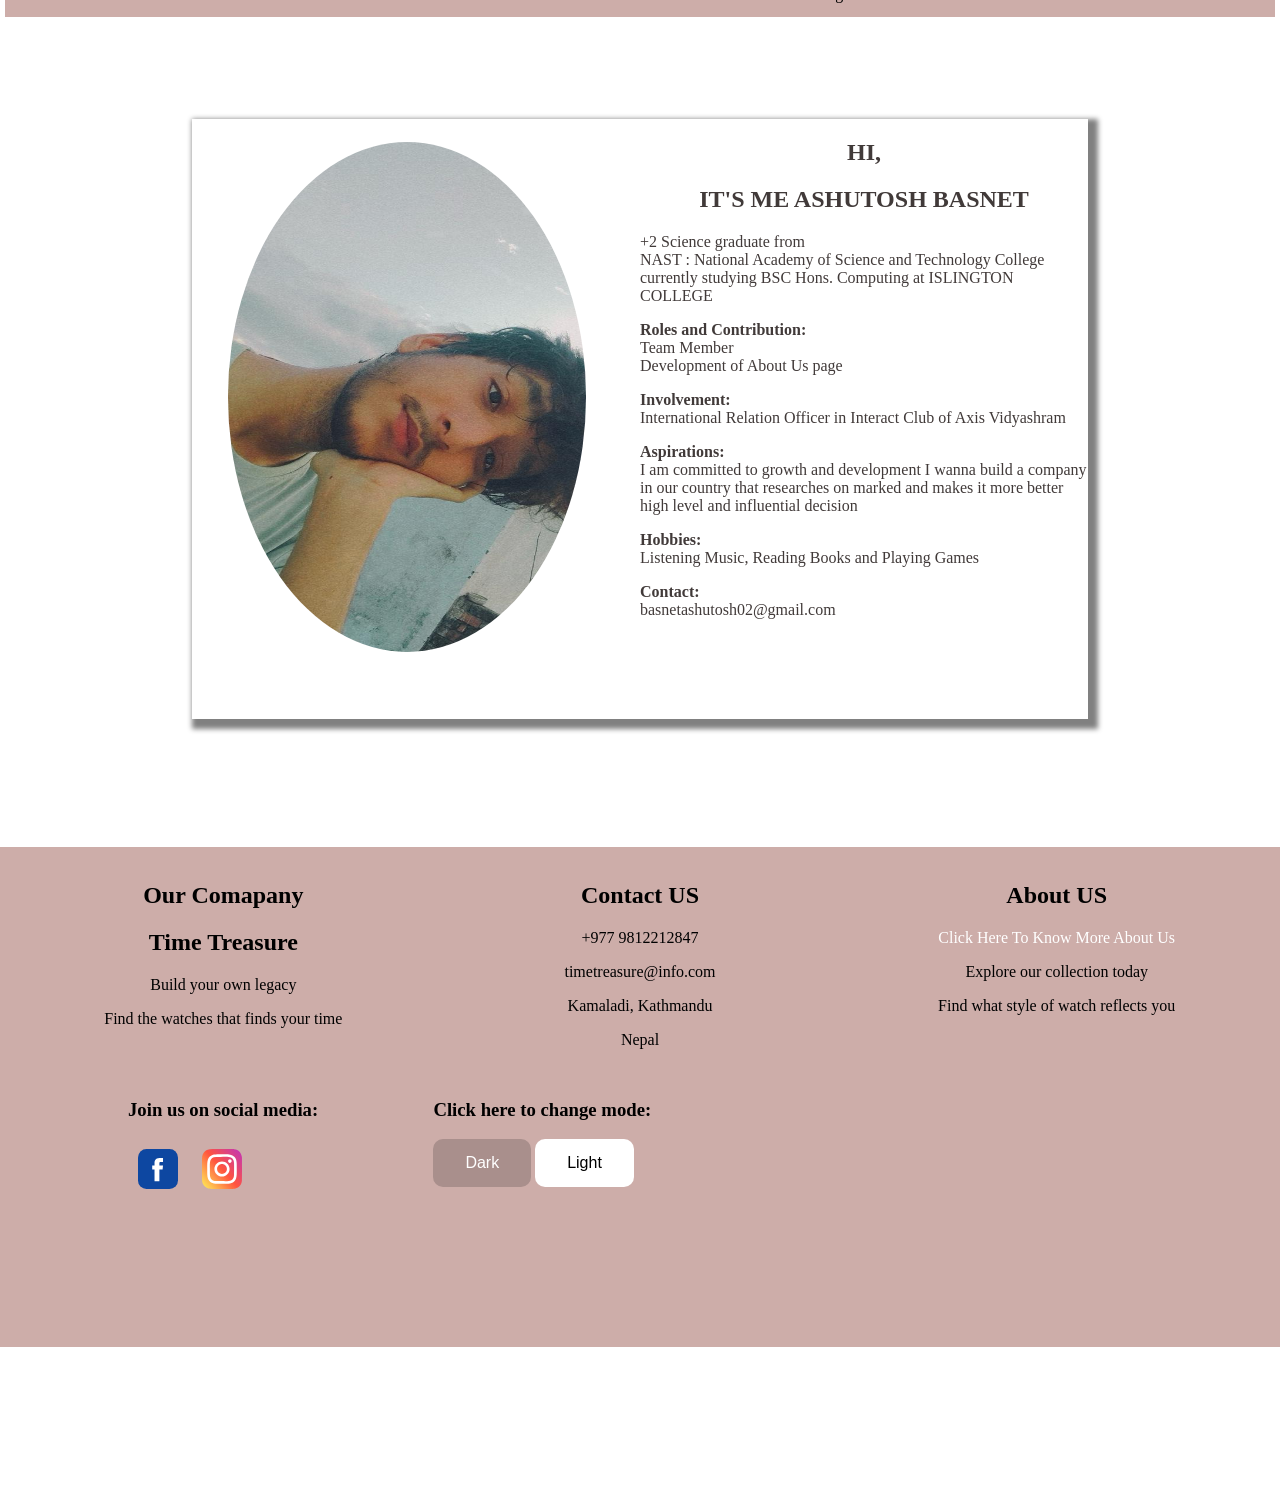
<file: Development/pages/Portfolio/ashutosh.html>
<!DOCTYPE html>
<html lang="en">

<head>
    <!-- meta tag for Search Engine Optimization and brief description of web page's content -->
    <meta name="author" content="Supragya Singh Sipai">
    <meta name="description" content="Portfolio Page">
    <meta name="keyword" content="About me, Ashutosh Basnet">
    <title>Portfolio</title>
    <!-- link tag for linking external CSS -->
    <link rel="stylesheet" href="../../css/style.css">
    <!-- script tag for linking external JS -->
    <script src="../../js/script.js"></script>
</head>

<body>
    <!-- header section -->
    <header>
        <!--Logo-->
        <img src="../../assets/logo/image.png" width="10%" class="logo">
        <!-- nav bar -->
        <nav>
            <ul>
                <li>
                    <a href="../../index.html">Home</a>
                </li>
                <li>
                    <a href="../../pages/product.html">Products</a>
                </li>
                <li>
                    <a href="../../pages/aboutus.html">About Us</a>
                </li>
                <li>
                    <a href="../../pages/research.html">Research</a>
                </li>
                <li>
                    <a href="../../pages/blog.html">Blog</a>
                </li>
            </ul>
        </nav>
    </header>
    <main>
        <section>
            <!-- portfolio div is used for layout of pp div and aboutme div in row -->
            <div class="portfolio">
                <div class="pp">
                    <img src="../../assets/images/Portfolio/Ashutosh.jpg" alt="Ashutosh">
                </div>
                <!-- aboutme div has information of the team member -->
                <div class="aboutme">
                    <h1>HI,</h1>
                    <h1>IT'S ME ASHUTOSH BASNET </h1>
                    <p> +2 Science graduate from <br>
                        NAST : National Academy of Science and Technology College <br>
                        currently studying BSC Hons. Computing at
                        ISLINGTON COLLEGE
                    </p>
                    <p>
                        <b>Roles and Contribution: </b> <br>
                        Team Member <br>
                        Development of About Us page
                    </p>
                    <p>
                        <b>Involvement: </b> <br>International Relation Officer in Interact Club of Axis Vidyashram <br>
                    </p>
                    <p>
                        <b>Aspirations:</b> <br>
                        I am committed to growth and development I wanna build a company in our country that researches
                        on marked and makes it more better high level and influential decision
                    </p>
                    <p>
                        <b>Hobbies:</b> <br>
                        Listening Music, Reading Books and Playing Games
                    </p>

                    <p>
                        <b>Contact:</b> <br>
                        basnetashutosh02@gmail.com
                    </p>

                </div>
            </div>
        </section>
    </main>
    <!-- Footer section -->
    <footer>
        <div class="footer">
            <div class="OurCompany">
                <h2>Our Comapany</h2>
                <h2>Time Treasure</h2>
                <p>Build your own legacy</p>
                <p>Find the watches that finds your time</p>

            </div>
            <div class="contact">
                <h2>Contact US</h2>
                <p>+977 9812212847</p>
                <p>timetreasure@info.com</p>
                <p>Kamaladi, Kathmandu</p>
                <p>Nepal</p>
            </div>
            <div class="aboutus">
                <h2>About US</h2>
                <a href="../aboutus.html" style="color: white;">Click Here To Know More About Us</a>
                <p>Explore our collection today</p>
                <p>Find what style of watch reflects you</p>
            </div>
        </div>
        <div class="footcont">
            <div class="socialmedia">
                <h3>Join us on social media:</h3>
                <a href="#"><img src="../../assets/logo/facebook.svg" style="width: 40px; height: 40;"></a>
                <a href="#"><img src="../../assets/logo/instagram.svg" style="width: 40px; height: 40;"></a>
            </div>
            <div class="mode">
                <h3>Click here to change mode: </h3>
                <button class="modebtn1" onclick="Dark()">Dark</button>
                <button class="modebtn2" onclick="Light()">Light</button>
            </div>
        </div>
    </footer>

</body>

</html>
</file>
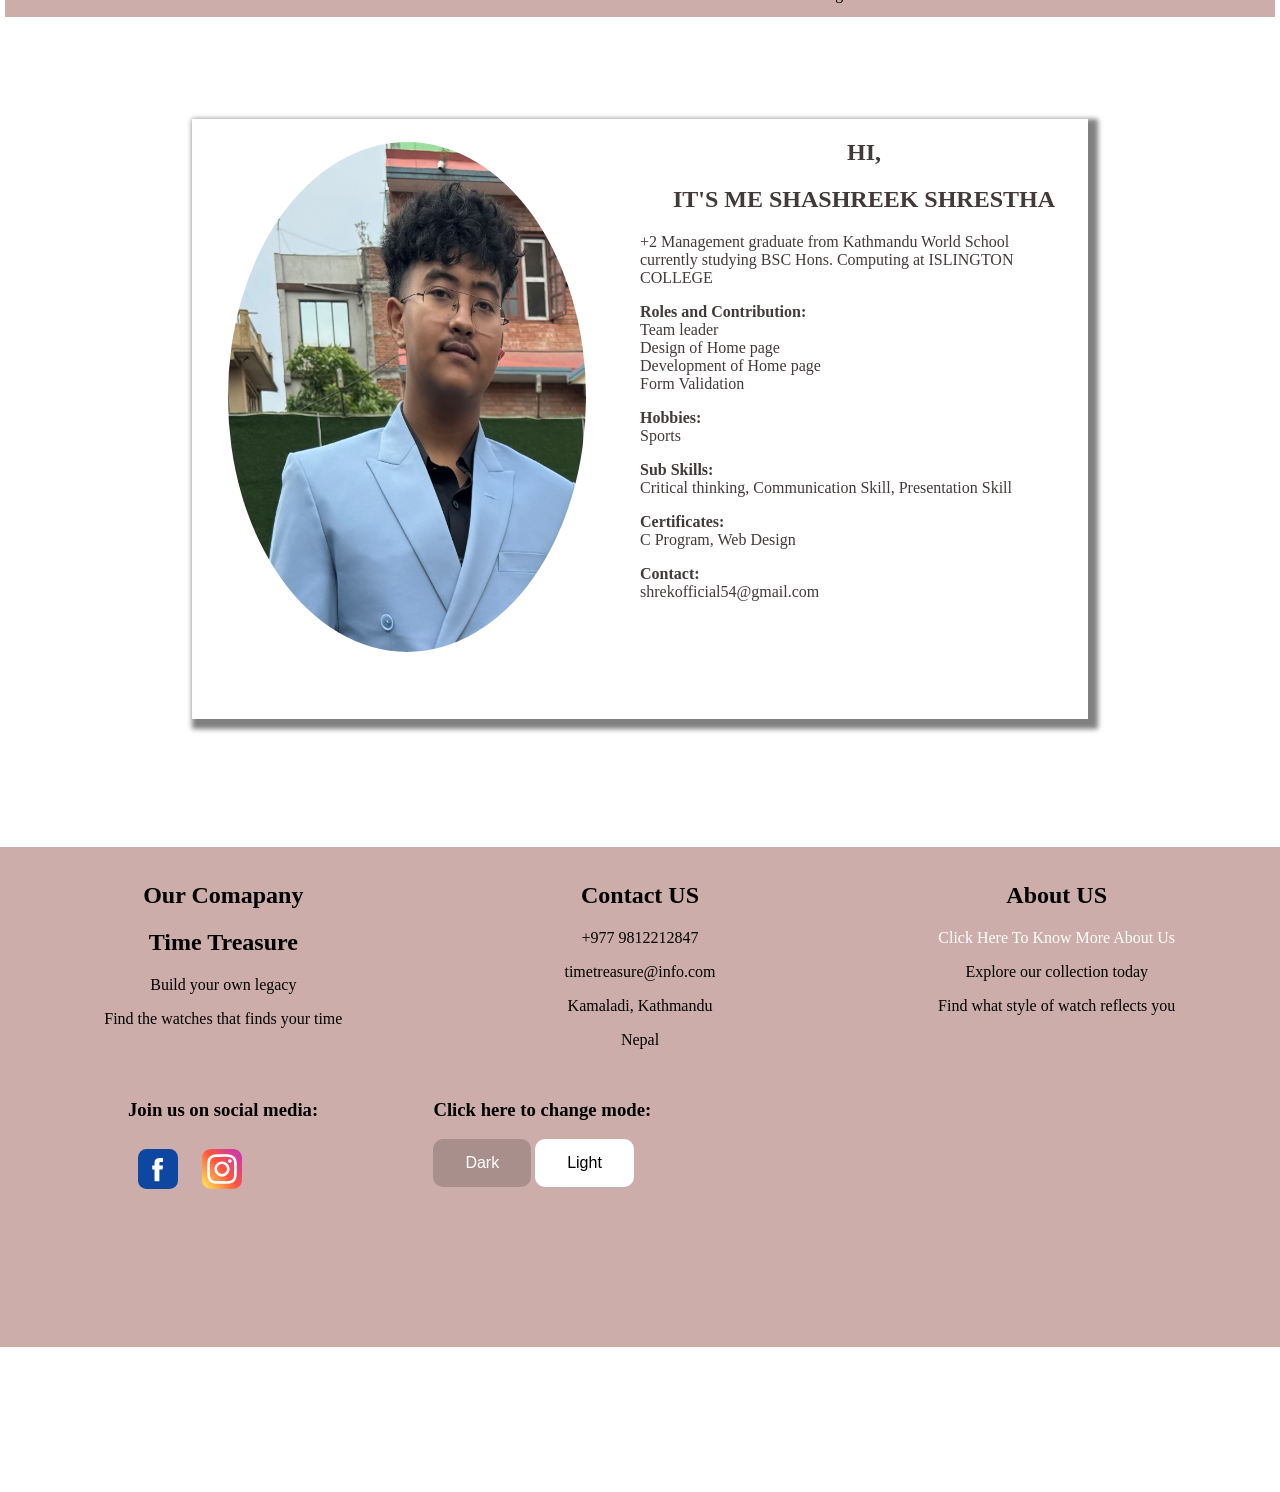
<file: Development/pages/Portfolio/shashreek.html>
<!DOCTYPE html>
<html lang="en">

<head>
    <!-- meta tag for Search Engine Optimization and brief description of web page's content -->
    <meta name="author" content="Supragya Singh Sipai">
    <meta name="description" content="Portfolio Page">
    <meta name="keyword" content="About me, Shashreek Shrestha">
    <title>Portfolio</title>
    <!-- link tag for linking external CSS -->
    <link rel="stylesheet" href="../../css/style.css">
    <!-- script tag for linking external JS -->
    <script src="../../js/script.js"></script>
</head>

<body>
    <!-- header section -->
    <header>
        <!--Logo-->
        <img src="../../assets/logo/image.png" width="10%" class="logo">
        <!-- nav bar -->
        <nav>
            <ul>
                <li>
                    <a href="../../index.html">Home</a>
                </li>
                <li>
                    <a href="../../pages/product.html">Products</a>
                </li>
                <li>
                    <a href="../../pages/aboutus.html">About Us</a>
                </li>
                <li>
                    <a href="../../pages/research.html">Research</a>
                </li>
                <li>
                    <a href="../../pages/blog.html">Blog</a>
                </li>
            </ul>
        </nav>
    </header>
    <main>
        <section>
            <!-- portfolio div is used for layout of pp div and aboutme div in row -->
            <div class="portfolio">
                <div class="pp">
                    <img src="../../assets/images/Portfolio/Shashreek.jpg" alt="Shashreek">
                </div>
                <!-- aboutme div has information of the team member -->
                <div class="aboutme">
                    <h1>HI,</h1>
                    <h1>IT'S ME SHASHREEK SHRESTHA </h1>
                    <p> +2 Management graduate from Kathmandu World School <br>
                        currently studying BSC Hons. Computing at 
                        ISLINGTON COLLEGE
                    </p>
                    <p>
                        <b>Roles and Contribution: </b> <br>
                        Team leader <br>
                        Design of Home page <br>
                        Development of Home page <br>
                        Form Validation <br>
                    </p>
                    <p>
                        <b>Hobbies:</b> <br>
                        Sports
                    </p>
                    <p>
                        <b>Sub Skills:</b> <br>
                        Critical thinking, Communication Skill, Presentation Skill
                    </p>
                    <p>
                        <b>Certificates:</b> <br>
                        C Program, Web Design
                    </p>
                    <p>
                        <b>Contact:</b> <br>
                        shrekofficial54@gmail.com
                    </p>
                </div>
            </div>
        </section>
    </main>
    <!-- Footer section -->
    <footer>
        <div class="footer">
            <div class="OurCompany">
                <h2>Our Comapany</h2>
                <h2>Time Treasure</h2>
                <p>Build your own legacy</p>
                <p>Find the watches that finds your time</p>

            </div>
            <div class="contact">
                <h2>Contact US</h2>
                <p>+977 9812212847</p>
                <p>timetreasure@info.com</p>
                <p>Kamaladi, Kathmandu</p>
                <p>Nepal</p>

            </div>
            <div class="aboutus">
                <h2>About US</h2>
                <a href="../aboutus.html" style="color: white;">Click Here To Know More About Us</a>
                <p>Explore our collection today</p>
                <p>Find what style of watch reflects you</p>
            </div>
        </div>
        <div class="footcont">
            <div class="socialmedia">
                <h3>Join us on social media:</h3>
                <a href="#"><img src="../../assets/logo/facebook.svg" style="width: 40px; height: 40;"></a>
                <a href="#"><img src="../../assets/logo/instagram.svg" style="width: 40px; height: 40;"></a>
            </div>
            <div class="mode">
                <h3>Click here to change mode: </h3>
                <button class="modebtn1" onclick="Dark()">Dark</button>
                <button class="modebtn2" onclick="Light()">Light</button>
            </div>
        </div>
    </footer>
</body>

</html>
</file>
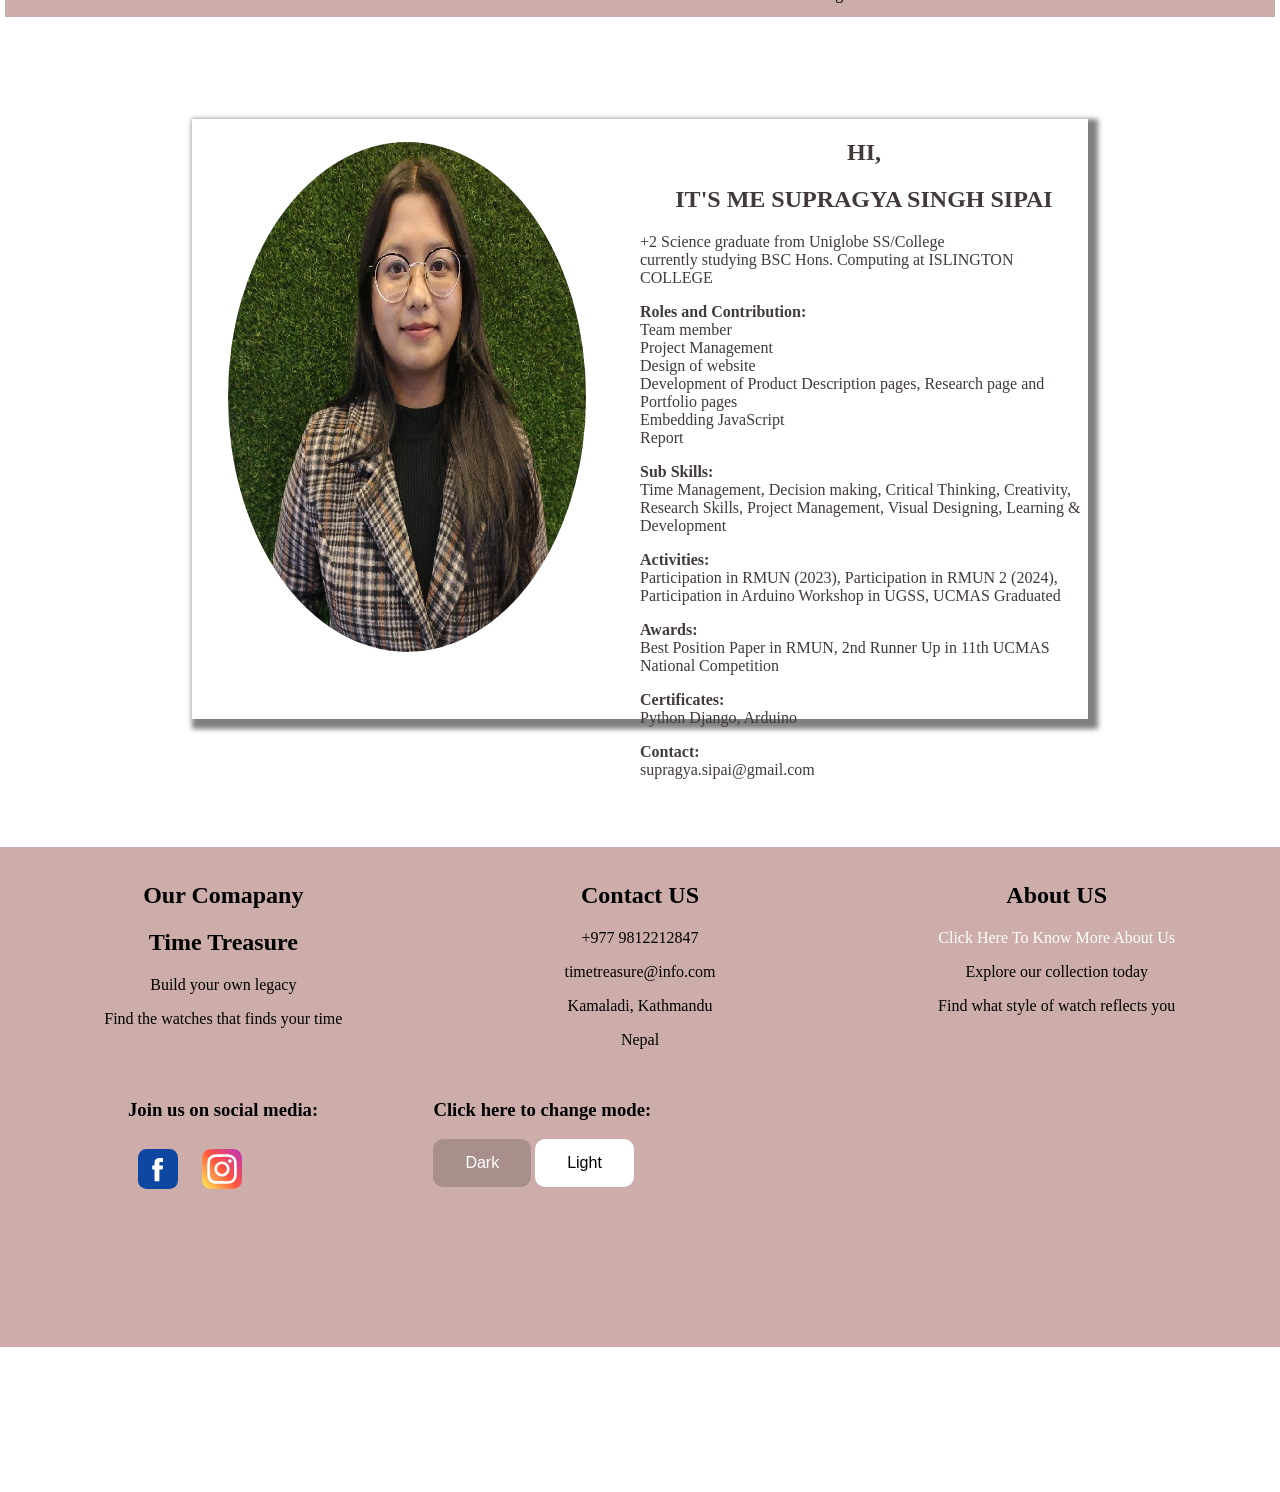
<file: Development/pages/Portfolio/supragya.html>
<!DOCTYPE html>
<html lang="en">

<head>
    <!-- meta tag for Search Engine Optimization and brief description of web page's content -->
    <meta name="author" content="Supragya Singh Sipai">
    <meta name="description" content="Portfolio Page">
    <meta name="keyword" content="About me, Supragya Singh Sipai">
    <title>Portfolio</title>
    <!-- link tag for linking external CSS -->
    <link rel="stylesheet" href="../../css/style.css">
    <!-- script tag for linking external JS -->
    <script src="../../js/script.js"></script>
</head>

<body>
    <!-- header section -->
    <header>
        <!--Logo-->
        <img src="../../assets/logo/image.png" width="10%" class="logo">
        <!-- nav bar -->
        <nav>
            <ul>
                <li>
                    <a href="../../index.html">Home</a>
                </li>
                <li>
                    <a href="../../pages/product.html">Products</a>
                </li>
                <li>
                    <a href="../../pages/aboutus.html">About Us</a>
                </li>
                <li>
                    <a href="../../pages/research.html">Research</a>
                </li>
                <li>
                    <a href="../../pages/blog.html">Blog</a>
                </li>
            </ul>
        </nav>
    </header>
    <main>
        <section>
            <!-- portfolio div is used for layout of pp div and aboutme div in row -->
            <div class="portfolio">
                <div class="pp">
                    <img src="../../assets/images/Portfolio/supragya.jpeg" alt="Supragya">
                </div>
                <!-- aboutme div has information of the team member -->
                <div class="aboutme">
                    <h1>HI,</h1>
                    <h1>IT'S ME SUPRAGYA SINGH SIPAI </h1>
                    <p> +2 Science graduate from Uniglobe SS/College <br>
                        currently studying BSC Hons. Computing at 
                        ISLINGTON COLLEGE
                    </p>
                    <p>
                        <b>Roles and Contribution: </b> <br>
                        Team member <br>
                        Project Management <br>
                        Design of website <br>
                        Development of Product Description pages, Research page and Portfolio pages <br>
                        Embedding JavaScript <br>
                        Report
                    </p>
                    <p>
                        <b>Sub Skills: </b> <br>
                        Time Management, Decision making, Critical Thinking, Creativity, Research Skills, Project Management, Visual Designing, Learning & Development
                    </p>
                    <p>
                        <b>Activities: </b> <br>
                        Participation in RMUN (2023), Participation in RMUN 2 (2024), Participation in Arduino Workshop in UGSS, UCMAS Graduated <br>

                    </p>
                    <p>
                        <b>Awards:</b> <br>
                        Best Position Paper in RMUN, 2nd Runner Up in 11th UCMAS National Competition </p>
                    <p>
                        <b>Certificates:
                             </b> <br> Python Django, Arduino <br>
                    </p>
                    <p>
                        <b>Contact: </b> <br> supragya.sipai@gmail.com
                    </p>
                </div>
            </div>
        </section>
    </main>
    <!-- Footer section -->
    <footer>
        <div class="footer">
            <div class="OurCompany">
                <h2>Our Comapany</h2>
                <h2>Time Treasure</h2>
                <p>Build your own legacy</p>
                <p>Find the watches that finds your time</p>

            </div>
            <div class="contact">
                <h2>Contact US</h2>
                <p>+977 9812212847</p>
                <p>timetreasure@info.com</p>
                <p>Kamaladi, Kathmandu</p>
                <p>Nepal</p>

            </div>
            <div class="aboutus">
                <h2>About US</h2>
                <a href="../aboutus.html" style="color: white;">Click Here To Know More About Us</a>
                <p>Explore our collection today</p>
                <p>Find what style of watch reflects you</p>
            </div>
        </div>
        <div class="footcont">
            <div class="socialmedia">
                <h3>Join us on social media:</h3>
                <a href="#"><img src="../../assets/logo/facebook.svg" style="width: 40px; height: 40;"></a>
                <a href="#"><img src="../../assets/logo/instagram.svg" style="width: 40px; height: 40;"></a>
            </div>
            <div class="mode">
                <h3>Click here to change mode: </h3>
                <button class="modebtn1" onclick="Dark()">Dark</button>
                <button class="modebtn2" onclick="Light()">Light</button>
            </div>
        </div>
    </footer>
</body>

</html>
</file>
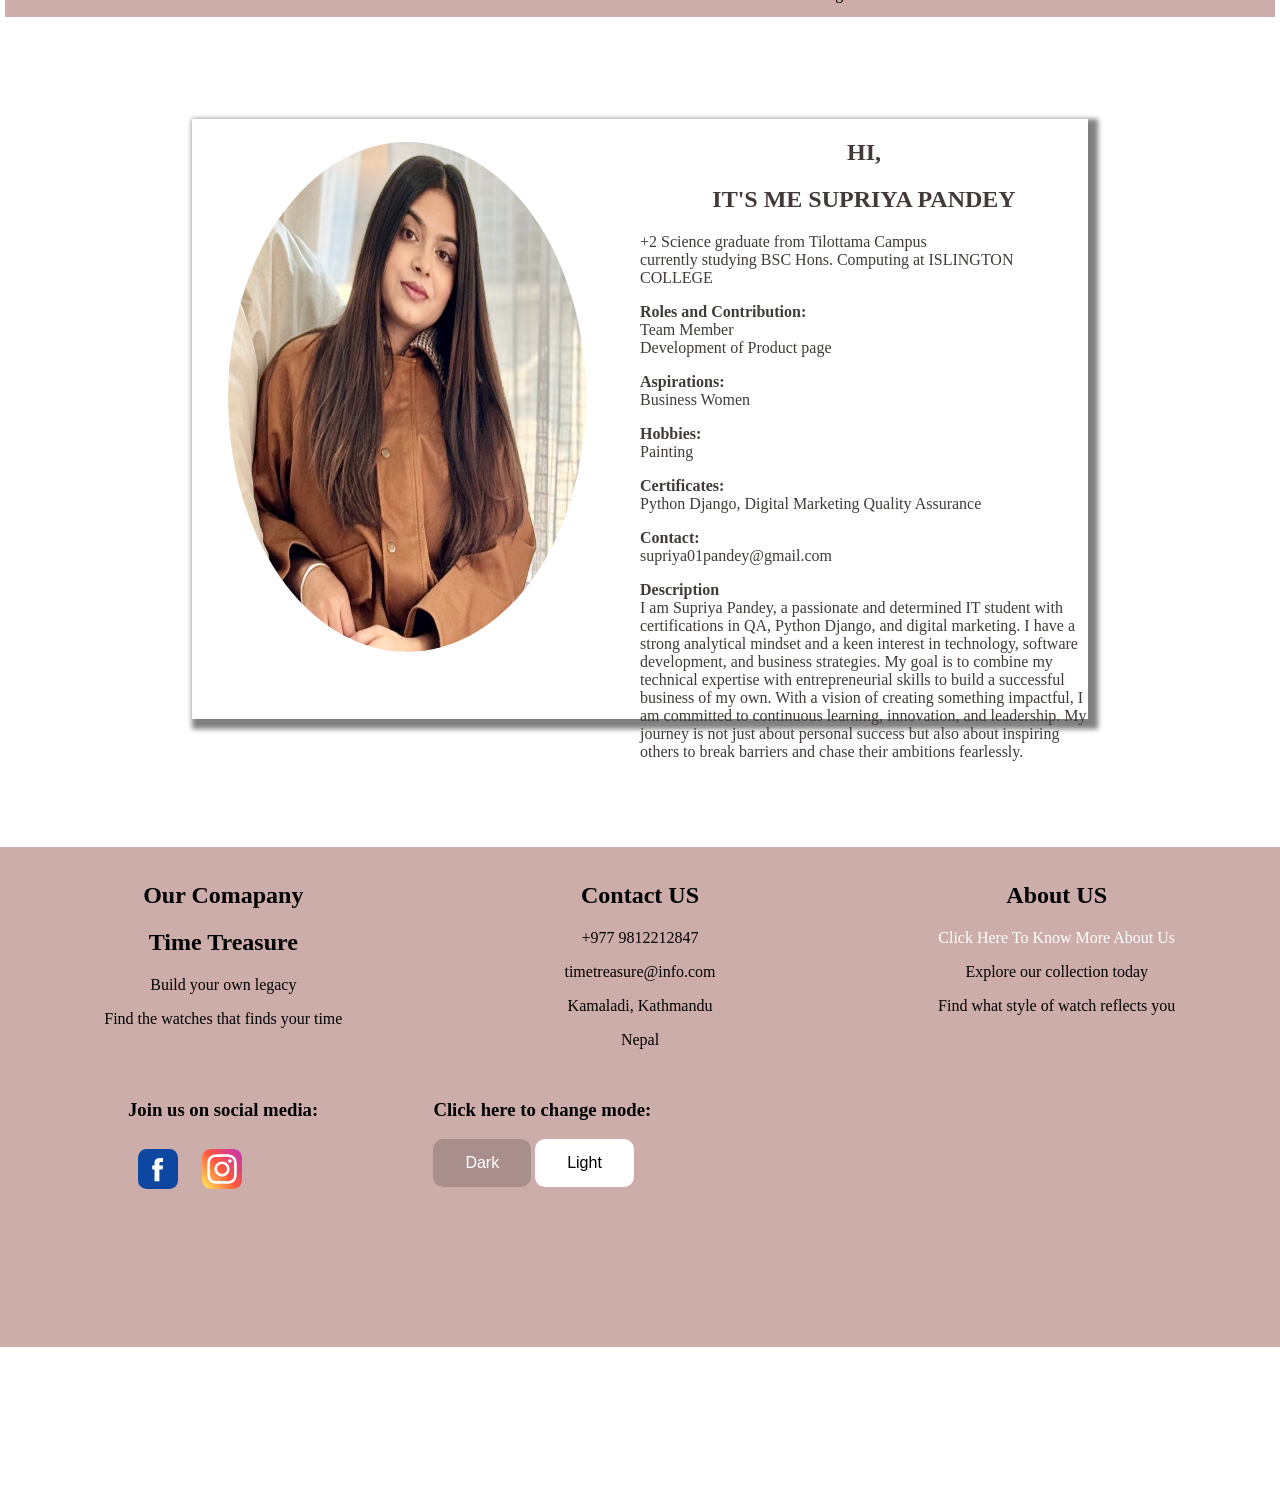
<file: Development/pages/Portfolio/supriya.html>
<!DOCTYPE html>
<html lang="en">

<head>
    <!-- meta tag for Search Engine Optimization and brief description of web page's content -->
    <meta name="author" content="Supragya Singh Sipai">
    <meta name="description" content="Portfolio Page">
    <meta name="keyword" content="About me, Supriya Pandey">
    <title>Portfolio</title>
    <!-- link tag for linking external CSS -->
    <link rel="stylesheet" href="../../css/style.css">
    <!-- script tag for linking external JS -->
    <script src="../../js/script.js"></script>
</head>

<body>
    <!-- header section -->
    <header>
        <!--Logo-->
        <img src="../../assets/logo/image.png" width="10%" class="logo">
        <!-- nav bar -->
        <nav>
            <ul>
                <li>
                    <a href="../../index.html">Home</a>
                </li>
                <li>
                    <a href="../../pages/product.html">Products</a>
                </li>
                <li>
                    <a href="../../pages/aboutus.html">About Us</a>
                </li>
                <li>
                    <a href="../../pages/research.html">Research</a>
                </li>
                <li>
                    <a href="../../pages/blog.html">Blog</a>
                </li>
            </ul>
        </nav>
    </header>
    <main>
        <section>
            <!-- portfolio div is used for layout of pp div and aboutme div in row -->
            <div class="portfolio">
                <div class="pp">
                    <img src="../../assets/images/Portfolio/Supriya.jpeg" alt="Supriya">
                </div>
                <!-- aboutme div has information of the team member -->
                <div class="aboutme">
                    <h1>HI,</h1>
                    <h1>IT'S ME SUPRIYA PANDEY </h1>
                    <p> +2 Science graduate from Tilottama Campus <br>
                        currently studying BSC Hons. Computing at
                        ISLINGTON COLLEGE
                    </p>
                    <p>
                        <b>Roles and Contribution: </b> <br>
                        Team Member <br>
                        Development of Product page
                    </p>
                    <p>
                        <b>Aspirations:</b> <br>
                        Business Women
                    </p>
                    <p>
                        <b>Hobbies:</b> <br>
                        Painting
                    </p>
                    <p>
                        <b>Certificates:</b> <br>
                        Python Django, Digital Marketing Quality Assurance
                    </p>
                    <p>
                        <b>Contact:</b> <br>
                        supriya01pandey@gmail.com
                    </p>
                    <p>
                        <b>Description</b> <br>
                        I am Supriya Pandey, a passionate and determined IT student with certifications in QA, Python
                        Django, and digital marketing. I have a strong analytical mindset and a keen interest in
                        technology, software development, and business strategies. My goal is to combine my technical
                        expertise with entrepreneurial skills to build a successful business of my own. With a vision of
                        creating something impactful, I am committed to continuous learning, innovation, and leadership.
                        My journey is not just about personal success but also about inspiring others to break barriers
                        and chase their ambitions fearlessly.
                    </p>
                </div>
            </div>
        </section>
    </main>
    <!-- Footer section -->
    <footer>
        <div class="footer">
            <div class="OurCompany">
                <h2>Our Comapany</h2>
                <h2>Time Treasure</h2>
                <p>Build your own legacy</p>
                <p>Find the watches that finds your time</p>

            </div>
            <div class="contact">
                <h2>Contact US</h2>
                <p>+977 9812212847</p>
                <p>timetreasure@info.com</p>
                <p>Kamaladi, Kathmandu</p>
                <p>Nepal</p>

            </div>
            <div class="aboutus">
                <h2>About US</h2>
                <a href="../aboutus.html" style="color: white;">Click Here To Know More About Us</a>
                <p>Explore our collection today</p>
                <p>Find what style of watch reflects you</p>
            </div>
        </div>
        <div class="footcont">
            <div class="socialmedia">
                <h3>Join us on social media:</h3>
                <a href="#"><img src="../../assets/logo/facebook.svg" style="width: 40px; height: 40;"></a>
                <a href="#"><img src="../../assets/logo/instagram.svg" style="width: 40px; height: 40;"></a>
            </div>
            <div class="mode">
                <h3>Click here to change mode: </h3>
                <button class="modebtn1" onclick="Dark()">Dark</button>
                <button class="modebtn2" onclick="Light()">Light</button>
            </div>
        </div>
    </footer>
</body>

</html>
</file>
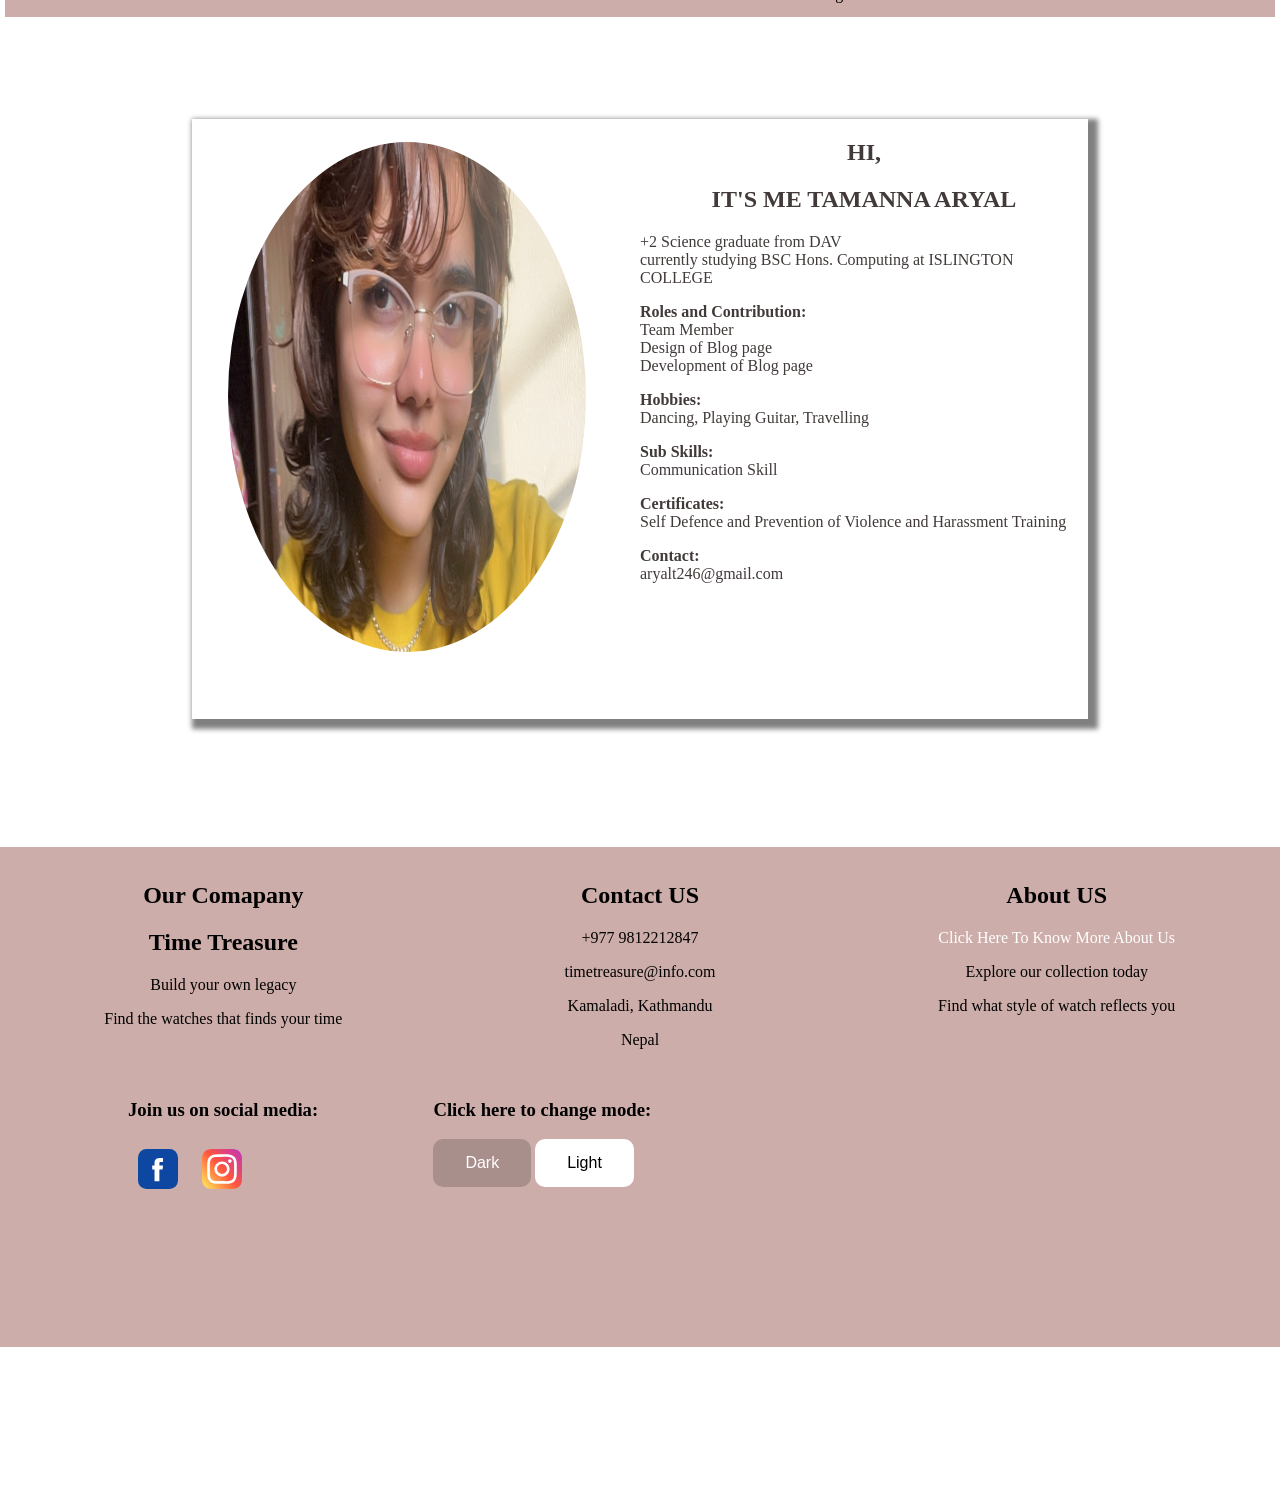
<file: Development/pages/Portfolio/tamanna.html>
<!DOCTYPE html>
<html lang="en">

<head>
    <!-- meta tag for Search Engine Optimization and brief description of web page's content -->
    <meta name="author" content="Supragya Singh Sipai">
    <meta name="description" content="Portfolio Page">
    <meta name="keyword" content="About me, Tamanna Aryal">
    <title>Portfolio</title>
    <!-- link tag for linking external CSS -->
    <link rel="stylesheet" href="../../css/style.css">
    <!-- script tag for linking external JS -->
    <script src="../../js/script.js"></script>
</head>

<body>
    <!-- header section -->
    <header>
        <!--Logo-->
        <img src="../../assets/logo/image.png" width="10%" class="logo">
        <!-- nav bar -->
        <nav>
            <ul>
                <li>
                    <a href="../../index.html">Home</a>
                </li>
                <li>
                    <a href="../../pages/product.html">Products</a>
                </li>
                <li>
                    <a href="../../pages/aboutus.html">About Us</a>
                </li>
                <li>
                    <a href="../../pages/research.html">Research</a>
                </li>
                <li>
                    <a href="../../pages/blog.html">Blog</a>
                </li>
            </ul>
        </nav>
    </header>
    <main>
        <section>
            <!-- portfolio div is used for layout of pp div and aboutme div in row -->
            <div class="portfolio">
                <div class="pp">
                    <img src="../../assets/images/Portfolio/Tamanna.jpg" alt="Tamanna">
                </div>
                <!-- aboutme div has information of the team member -->
                <div class="aboutme">
                    <h1>HI,</h1>
                    <h1>IT'S ME TAMANNA ARYAL </h1>
                    <p> +2 Science graduate from DAV <br>
                        currently studying BSC Hons. Computing at 
                        ISLINGTON COLLEGE
                    </p>
                    <p>
                        <b>Roles and Contribution: </b> <br>
                        Team Member <br>
                        Design of Blog page <br>
                        Development of Blog page
                    </p>
                    <p>
                        <b>Hobbies:</b> <br>
                        Dancing, Playing Guitar, Travelling
                    </p>
                    <p>
                        <b>Sub Skills:</b> <br>
                        Communication Skill
                    </p>
                    <p>
                        <b>Certificates:</b> <br>
                        Self Defence and Prevention of Violence and Harassment Training 
                    </p>
                    <p>
                        <b>Contact:</b> <br>
                        aryalt246@gmail.com
                    </p>
                </div>
            </div>
        </section>
    </main>
    <!-- Footer section -->
    <footer>
        <div class="footer">
            <div class="OurCompany">
                <h2>Our Comapany</h2>
                <h2>Time Treasure</h2>
                <p>Build your own legacy</p>
                <p>Find the watches that finds your time</p>

            </div>
            <div class="contact">
                <h2>Contact US</h2>
                <p>+977 9812212847</p>
                <p>timetreasure@info.com</p>
                <p>Kamaladi, Kathmandu</p>
                <p>Nepal</p>

            </div>
            <div class="aboutus">
                <h2>About US</h2>
                <a href="../aboutus.html" style="color: white;">Click Here To Know More About Us</a>
                <p>Explore our collection today</p>
                <p>Find what style of watch reflects you</p>
            </div>
        </div>
        <div class="footcont">
            <div class="socialmedia">
                <h3>Join us on social media:</h3>
                <a href="#"><img src="../../assets/logo/facebook.svg" style="width: 40px; height: 40;"></a>
                <a href="#"><img src="../../assets/logo/instagram.svg" style="width: 40px; height: 40;"></a>
            </div>
            <div class="mode">
                <h3>Click here to change mode: </h3>
                <button class="modebtn1" onclick="Dark()">Dark</button>
                <button class="modebtn2" onclick="Light()">Light</button>
            </div>
        </div>
    </footer>
</body>

</html>
</file>
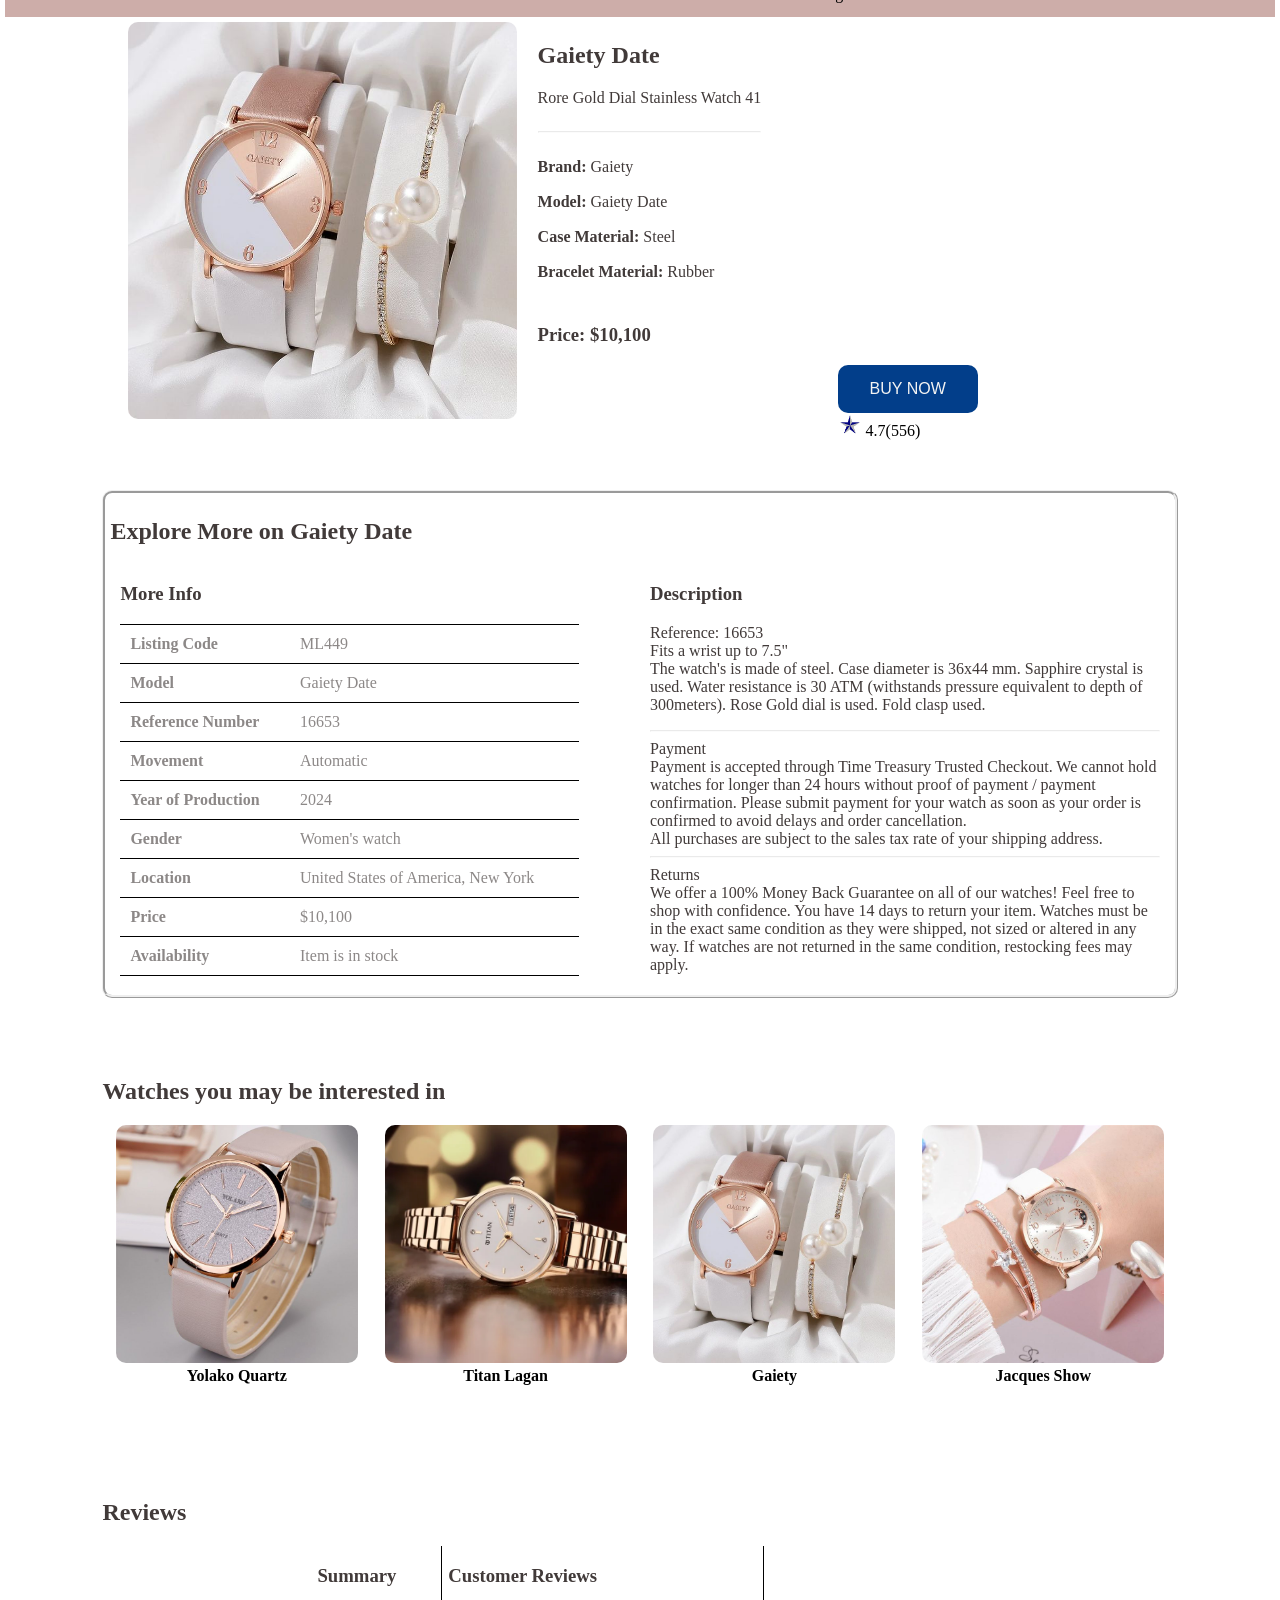
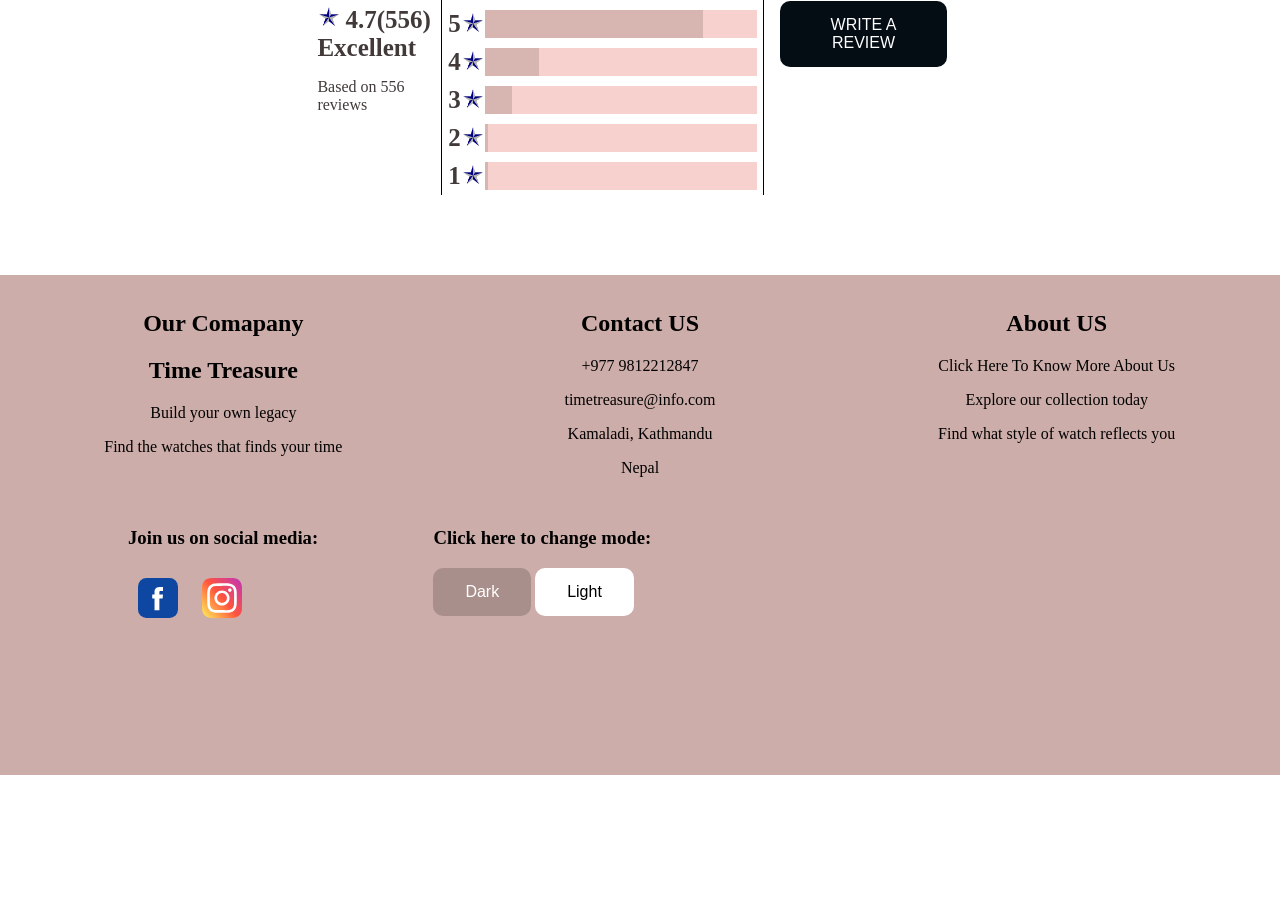
<file: Development/pages/Product Detail/Gaiety.html>
<!DOCTYPE html>
<html lang="en">

<head>
    <!-- meta tag for Search Engine Optimization and brief description of web page's content -->
    <meta name="author" content="Supragya Singh Sipai">
    <meta name="description" content="Product Description Page">
    <meta name="keyword" content="Gaiety, Gaiety Date, Watch, $4399">
    <title>Gaiety</title>
    <!-- link tag for linking external CSS -->
    <link rel="stylesheet" href="../../css/style.css">
    <!-- script tag for linking external JS -->
    <script src="../../js/script.js"></script>
</head>

<body>
    <!-- Header Section -->
    <header>
        <!--Logo-->
        <img src="../../assets/logo/image.png" width="10%" class="logo">
        <!-- nav bar -->
        <nav>
            <ul>
                <li>
                    <a href="../../index.html">Home</a>
                </li>
                <li>
                    <a href="../../pages/product.html">Products</a>
                </li>
                <li>
                    <a href="../../pages/aboutus.html">About Us</a>
                </li>
                <li>
                    <a href="../../pages/research.html">Research</a>
                </li>
                <li>
                    <a href="../../pages/blog.html">Blog</a>
                </li>
            </ul>
        </nav>
    </header>
    <main>
        <!-- this section gives short description of the watch -->
        <section class="overview">
            <!-- productoverview class is used for the layout of divs inside it -->
            <div class="productoverview">
                <div class="productimg">
                    <img src="../../assets/images/watches/2.jpg" alt="Gaiety">
                </div>
                <!-- item class, itemname class, itemdetail class and item purchase class is used to divide divs in ratio 2:5:3 using flexbox  -->
                <div class="item">
                    <div class="itemname">
                        <h1>Gaiety Date</h1>
                        <p>Rore Gold Dial  Stainless Watch 41 </p>
                    </div>
                    <div class="itemdetail">
                        <hr>
                        <p>
                            <b>Brand:</b> Gaiety <br>
                            <b>Model:</b> Gaiety Date <br>
                            <b>Case Material:</b> Steel <br>
                            <b>Bracelet Material:</b> Rubber <br>
                        </p>
                    </div>
                    <div class="itempurchase">
                        <h3>Price: $10,100</h3>
                        <!-- right-align class is used for positioning buy button and rating on right side -->
                        <div class="right-align">
                            <!-- buy class is used for styling buy button -->
                            <button class="buy" type="button" onclick="buy()">BUY
                                NOW</button> <br>
                            <a href="#review" style="color: black;">
                                <img src="../../assets/images/product description/star.png"
                                    style="width: 20px; padding: 2px;" alt="star">
                                4.7(556)
                            </a>
                        </div>
                    </div>
                </div>
            </div>
        </section>
        <!-- this section gives detail description of the watch -->
        <section class="detail">
            <div>
                <h2>Explore More on Gaiety Date</h2>
                <!-- productdetail class is used to layout the divs inside it in row -->
                <div class="productdetail">
                    <!-- info class and description class is in ratio 1:1 -->
                    <div class="info">
                        <h3>More Info</h3>
                        <!-- tableinro class is for direct access to this table -->
                        <table class="tableinfo">
                            <!-- tr tag is used for indication of row and td indicates table cell for inserting data -->
                            <tr>
                                <td><strong>Listing Code</strong></td>
                                <td>ML449</td>
                            </tr>
                            <tr>
                                <td><strong>Model</strong></td>
                                <td>Gaiety Date</td>
                            </tr>
                            <tr>
                                <td><strong>Reference Number</strong></td>
                                <td>16653</td>
                            </tr>
                            <tr>
                                <td><strong>Movement</strong></td>
                                <td>Automatic</td>
                            </tr>
                            <tr>
                                <td><strong>Year of Production</strong></td>
                                <td>2024</td>
                            </tr>
                            <tr>
                                <td><strong>Gender</strong></td>
                                <td>Women's watch</td>
                            </tr>
                            <tr>
                                <td><strong>Location</strong></td>
                                <td>United States of America, New York</td>
                            </tr>
                            <tr>
                                <td><strong>Price</strong></td>
                                <td>$10,100</td>
                            </tr>
                            <tr>
                                <td><strong>Availability</strong></td>
                                <td>Item is in stock</td>
                            </tr>
                        </table>
                    </div>
                    <!-- description class gives detailed information about the watch, it's purchase and return policy -->
                    <div class="description">
                        <h3>Description</h3>
                        <p>
                            Reference: 16653 <br>
                            Fits a wrist up to 7.5" <br>
                            The watch's is made of steel. Case diameter is 36x44 mm. Sapphire crystal is used. Water
                            resistance is 30 ATM (withstands pressure
                            equivalent to depth of 300meters). Rose Gold dial is used. Fold clasp used.
                            <hr>
                            Payment<br>
                            Payment is accepted through Time Treasury Trusted Checkout. We cannot hold watches for
                            longer than 24 hours without proof of payment /
                            payment confirmation. Please submit payment for your watch as soon as your order is
                            confirmed to avoid delays and order cancellation. <br>
                            All purchases are subject to the sales tax rate of your shipping address.
                            <hr>
                            Returns <br>
                            We offer a 100% Money Back Guarantee on all of our watches! Feel free to shop with
                            confidence. You have 14 days to return your item. Watches must be in the exact same
                            condition as they were shipped, not sized or altered in any way. If watches are not returned
                            in the same
                            condition, restocking fees may apply.
                        </p>
                    </div>
                </div>
            </div>
        </section>
        <!-- this section has recommendation for watches -->
        <section class="recommendation">
            <div>
                <h2>Watches you may be interested in</h2>
                <!-- watches class is used for layout of layout of divs inside it -->
                <div class="watches">
                    <!-- element class is used for giving equal width to each div -->
                    <div class="element">
                        <a href="../../pages/Product Detail/Yolako.html"><img
                                src="../../assets/images/watches/1.jpg" alt="Yolako Quartz">
                            <strong>Yolako Quartz</strong></a>

                    </div>
                    <div class="element">
                        <a href="../../pages/Product Detail/TitanWomenLagan.html"><img
                                src="../../assets/images/watches/titanlagan.webp"
                                alt="Titan Lagan">
                            <strong>Titan Lagan</strong></a>

                    </div>
                    <div class="element">
                        <a href="../../pages/Product Detail/Gaiety.html"><img
                                src="../../assets/images/watches/2.jpg "
                                alt="Gaiety">
                            <strong>Gaiety</strong></a>

                    </div>
                    <div class="element"><a href="../../pages/Product Detail/Jacques.html"><img
                                src="../../assets/images/watches/5.jpg"
                                alt="Jacques Show">
                            <strong>Jacques Show</strong></a>

                    </div>
                </div>
            </div>
        </section>
        <!-- Review of the watch -->
        <section class="rating">
            <div>
                <h2>Reviews</h2>
                <!-- review class is used for the layout of divs inside it -->
                <div class="review" id="review">
                    <!-- summary class, display class and wite class is divided in ratio 2:5:3 using flexbox  -->
                    <div class="summary">
                        <h3>Summary</h3>
                        <img src="../../assets/images/product description/star.png" style="width: 20px; padding: 2px;"
                            alt="star">
                        <b> 4.7(556) </b> <br>
                        <b>Excellent</b>
                        <p>Based on 556 reviews</p>
                    </div>
                    <div class="display">
                        <h3>Customer Reviews</h3>
                        <!-- Different table for each rating is made so that width of td can be made different -->
                        <table cellspacing="0" cellpadding="0">
                            <tr style="height:2px; ">
                                <td><b>5</b></td>
                                <td><img src="../../assets/images/product description/star.png"
                                        style="width: 20px; padding: 2px;" alt="star"></td>
                                <td style="width:80%;background-color:#D7B6B2;"></td>
                                <td style="width:20%;background-color: #F7D1CD;"></td>
                            </tr>
                        </table>
                        <table cellspacing="0" cellpadding="0">
                            <tr style="height:2px; ">
                                <td><b>4</b></td>
                                <td><img src="../../assets/images/product description/star.png"
                                        style="width: 20px; padding: 2px;" alt="star"></td>
                                <td style="width:20%;background-color:#D7B6B2;"></td>
                                <td style="width:80%;background-color: #F7D1CD;"></td>
                            </tr>
                        </table>
                        <table cellspacing="0" cellpadding="0">
                            <tr style="height:2px; ">
                                <td><b>3</b></td>
                                <td><img src="../../assets/images/product description/star.png"
                                        style="width: 20px; padding: 2px;" alt="star"></td>
                                <td style="width:10%;background-color:#D7B6B2;"></td>
                                <td style="width:90%;background-color: #F7D1CD;"></td>
                            </tr>
                        </table>
                        <table cellspacing="0" cellpadding="0">
                            <tr style="height:2px; ">
                                <td><b>2</b></td>
                                <td><img src="../../assets/images/product description/star.png"
                                        style="width: 20px; padding: 2px;" alt="star"></td>
                                <td style="width:1%;background-color:#D7B6B2;"></td>
                                <td style="width:99%;background-color: #F7D1CD;"></td>
                            </tr>
                        </table>
                        <table cellspacing="0" cellpadding="0">
                            <tr style="height:2px; ">
                                <td><b>1</b></td>
                                <td><img src="../../assets/images/product description/star.png"
                                        style="width: 20px; padding: 2px;" alt="star"></td>
                                <td style="width:1%;background-color:#D7B6B2;"></td>
                                <td style="width:99%;background-color: #F7D1CD;"></td>
                            </tr>
                        </table>
                    </div>
                    <div class="write">
                        <!-- to call function review() when button is clicked -->
                        <button class="rev" type="button" onclick="review()">WRITE A REVIEW</button> <br>
                    </div>
                </div>
            </div>
        </section>
    </main>
    <!-- Footer Section -->
    <footer>
        <div class="footer">
            <div class="OurCompany">
                <h2>Our Comapany</h2>
                <h2>Time Treasure</h2>
                <p>Build your own legacy</p>
                <p>Find the watches that finds your time</p>

            </div>
            <div class="contact">
                <h2>Contact US</h2>
                <p>+977 9812212847</p>
                <p>timetreasure@info.com</p>
                <p>Kamaladi, Kathmandu</p>
                <p>Nepal</p>

            </div>
            <div class="aboutus">
                <h2>About US</h2>
                <a href="../aboutus.html">Click Here To Know More About Us</a>
                <p>Explore our collection today</p>
                <p>Find what style of watch reflects you</p>
            </div>
        </div>
        <div class="footcont">
            <div class="socialmedia">
                <h3>Join us on social media:</h3>
                <a href="#"><img src="../../assets/logo/facebook.svg" style="width: 40px; height: 40;"></a>
                <a href="#"><img src="../../assets/logo/instagram.svg" style="width: 40px; height: 40;"></a>
            </div>
            <div class="mode">
                <h3>Click here to change mode: </h3>
                <button class="modebtn1" onclick="Dark()">Dark</button>
                <button class="modebtn2" onclick="Light()">Light</button>
            </div>
        </div>
    </footer>
    <!-- Internal script tag -->
    <script>
        function buy() {
            // x stores value obtained from prompt
            var x = prompt("Rolex Submariner \n Price: $10,100 \n Please enter your name to make purchase:");
            if (x == null || x == "") {
                alert("Order has been cancelled");
            } else {
                alert("Thank you for your purchase!!");
            }
        }
    </script>
</body>

</html>
</file>
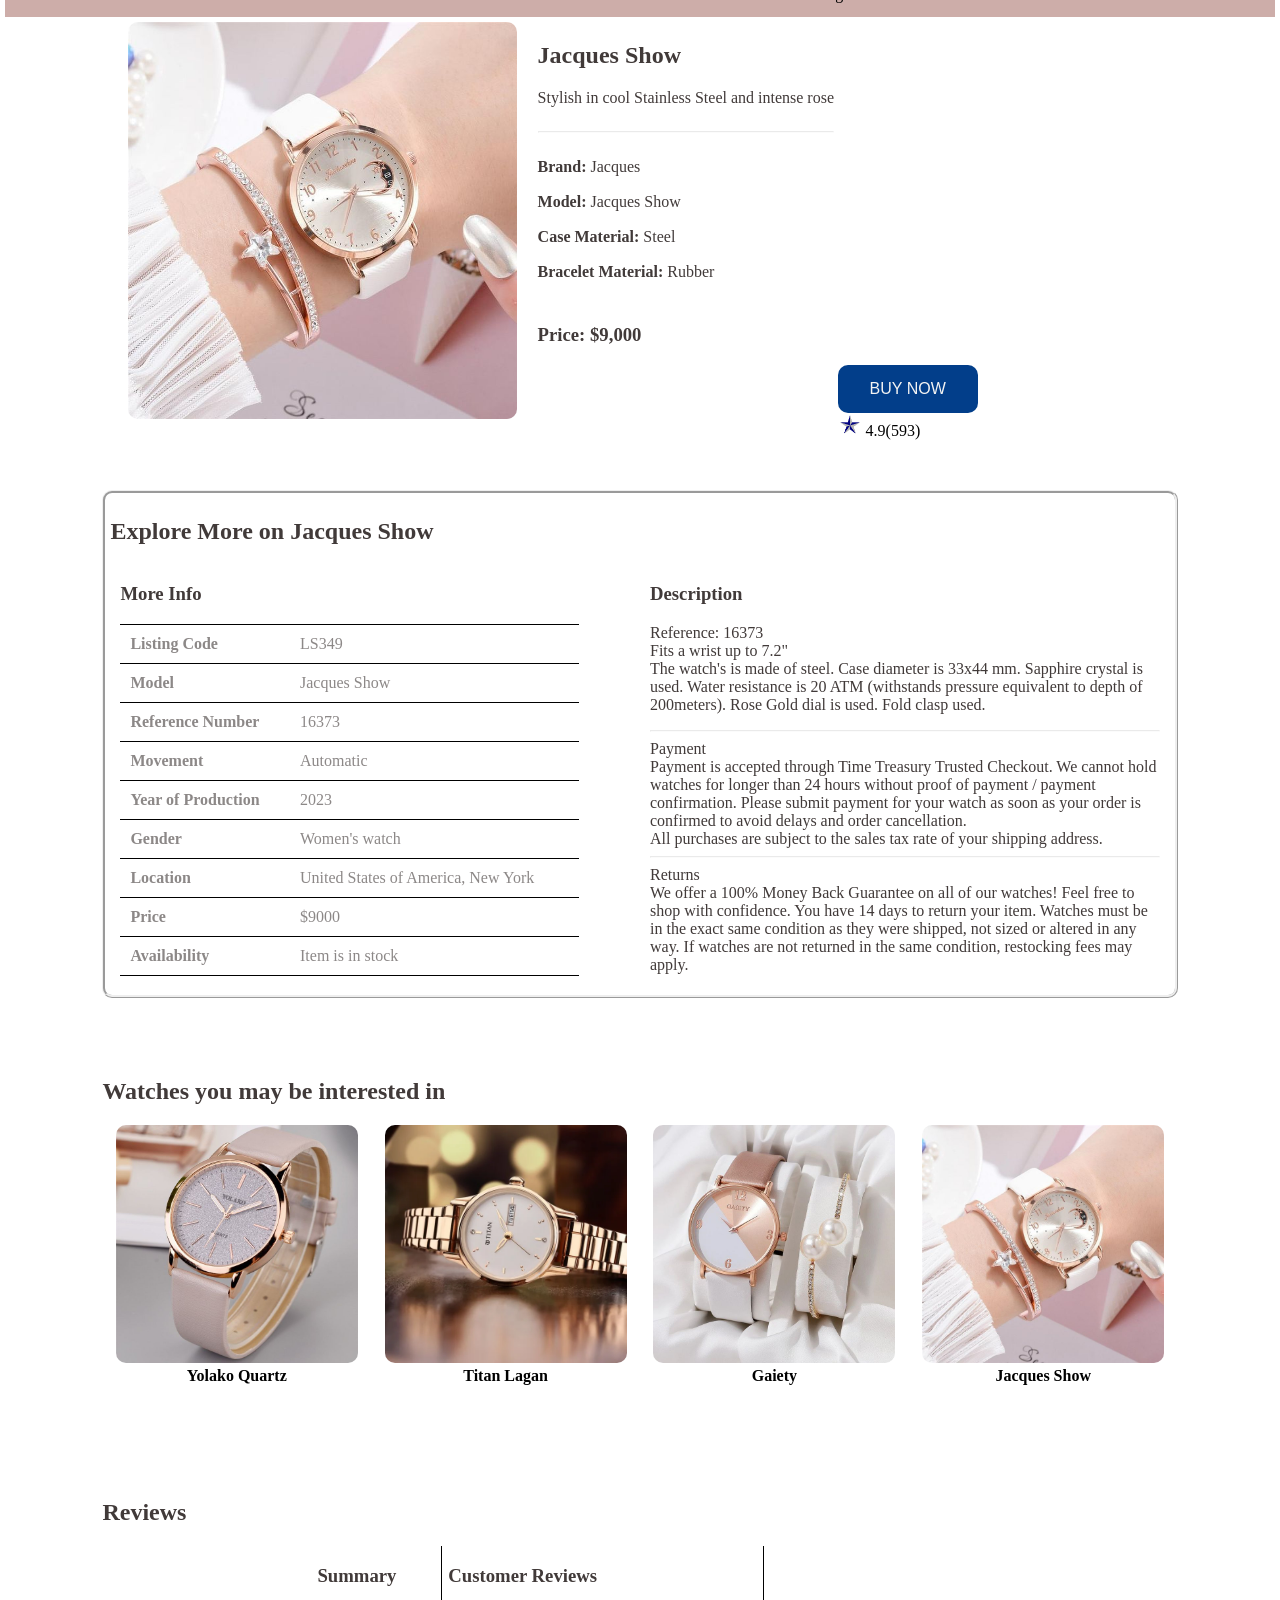
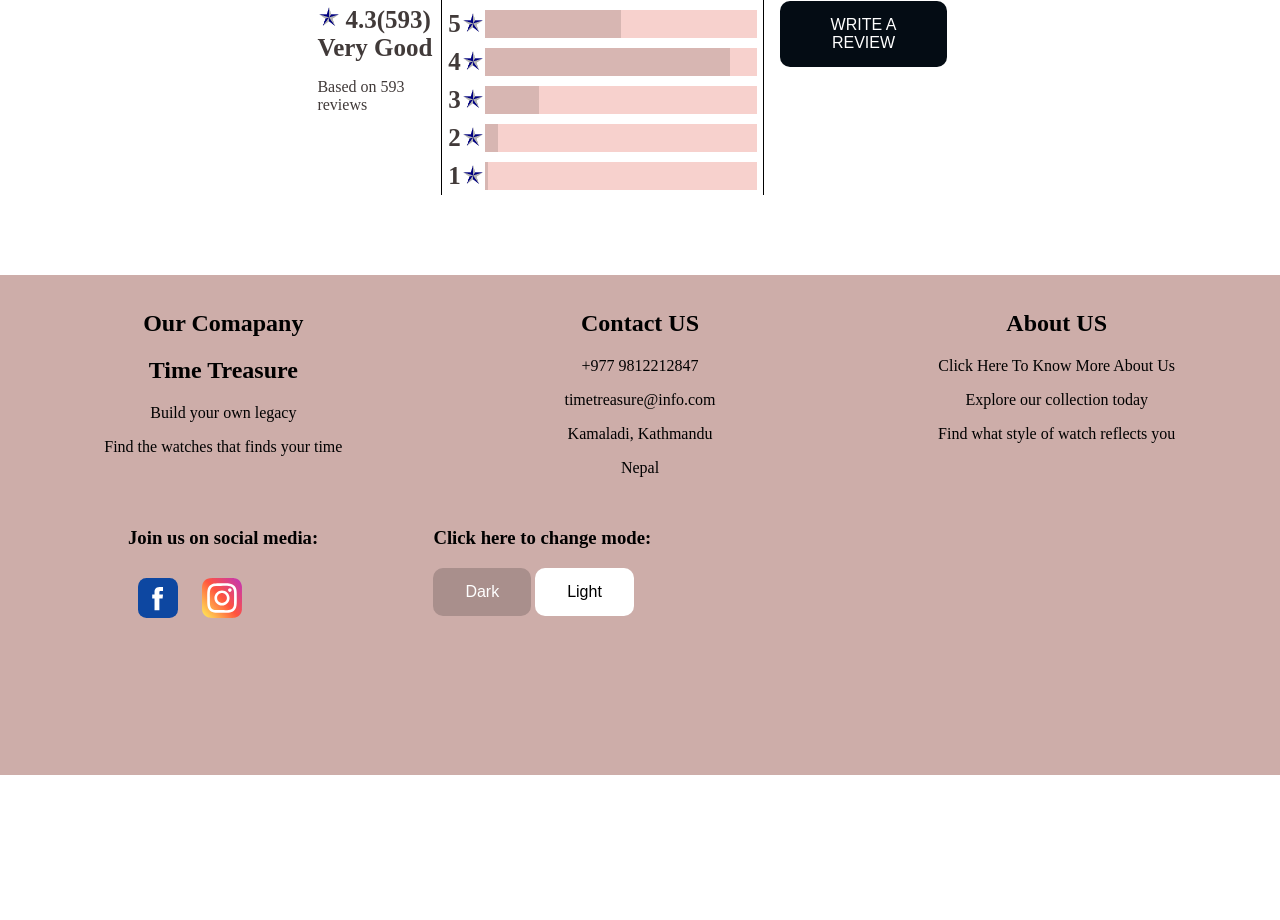
<file: Development/pages/Product Detail/Jacques.html>
<!DOCTYPE html>
<html lang="en">
<head>
    <!-- meta tag for Search Engine Optimization and brief description of web page's content -->
    <meta name="author" content="Supragya Singh Sipai">
    <meta name="description" content="Product Description Page">
    <meta name="keyword" content="Jacques Show, Watch, $9000">
    <title>Jacques</title>
    <!-- link tag for linking external CSS -->
    <link rel="stylesheet" href="../../css/style.css">
    <!-- script tag for linking external JS -->
    <script src="../../js/script.js"></script>
</head>

<body>
    <!-- Header Section -->
    <header>
        <!--Logo-->
        <img src="../../assets/logo/image.png" width="10%" class="logo">
        <!-- nav bar -->
        <nav>
            <ul>
                <li>
                    <a href="../../index.html">Home</a>
                </li>
                <li>
                    <a href="../../pages/product.html">Products</a>
                </li>
                <li>
                    <a href="../../pages/aboutus.html">About Us</a>
                </li>
                <li>
                    <a href="../../pages/research.html">Research</a>
                </li>
                <li>
                    <a href="../../pages/blog.html">Blog</a>
                </li>
            </ul>
        </nav>
    </header>
    <main>
        <!-- this section gives short description of the watch -->
        <section class="overview">
            <!-- productoverview class is used for the layout of divs inside it -->
            <div class="productoverview">
                <div class="productimg">
                    <img src="../../assets/images/watches/5.jpg" alt="Jacques">
                </div>
                <!-- item, itemname class, itemdetail class and item purchase class is used to divide divs in ratio 2:5:3 using flexbox  -->
                <div class="item">
                    <div class="itemname">
                        <h1>Jacques Show</h1>
                        <p>Stylish in cool Stainless Steel and intense rose</p>
                    </div>
                    <div class="itemdetail">
                        <hr>
                        <p>
                            <b>Brand:</b> Jacques <br>
                            <b>Model:</b> Jacques Show <br>
                            <b>Case Material:</b> Steel <br>
                            <b>Bracelet Material:</b> Rubber <br>
                        </p>
                    </div>
                    <div class="itempurchase">
                        <h3>Price: $9,000</h3>
                        <!-- right-align class is used for positioning buy button and rating on right side -->
                        <div class="right-align">
                            <!-- buy class is used for styling buy button -->
                            <button class="buy" type="button" onclick="buy()">BUY
                                NOW</button> <br>
                            <a href="#review" style="color: black;">
                                <img src="../../assets/images/product description/star.png"
                                    style="width: 20px; padding: 2px;" alt="star">
                                4.9(593)
                            </a>
                        </div>
                    </div>
                </div>
            </div>
        </section>
        <!-- this section gives detail description of the watch -->
        <section class="detail">
            <div>
                <h2>Explore More on Jacques Show</h2>
                <!-- productdetail class is used to layout the divs inside it in row -->
                <div class="productdetail">
                    <!-- info class and description class is in ratio 1:1 -->
                    <div class="info">
                        <h3>More Info</h3>
                        <!-- tableinro class is for direct access to this table -->
                        <table class="tableinfo">
                            <!-- tr tag is used for indication of row and td indicates table cell for inserting data -->
                            <tr>
                                <td><strong>Listing Code</strong></td>
                                <td>LS349</td>
                            </tr>
                            <tr>
                                <td><strong>Model</strong></td>
                                <td>Jacques Show</td>
                            </tr>
                            <tr>
                                <td><strong>Reference Number</strong></td>
                                <td>16373</td>
                            </tr>
                            <tr>
                                <td><strong>Movement</strong></td>
                                <td>Automatic</td>
                            </tr>
                            <tr>
                                <td><strong>Year of Production</strong></td>
                                <td>2023</td>
                            </tr>
                            <tr>
                                <td><strong>Gender</strong></td>
                                <td>Women's watch</td>
                            </tr>
                            <tr>
                                <td><strong>Location</strong></td>
                                <td>United States of America, New York</td>
                            </tr>
                            <tr>
                                <td><strong>Price</strong></td>
                                <td>$9000</td>
                            </tr>
                            <tr>
                                <td><strong>Availability</strong></td>
                                <td>Item is in stock</td>
                            </tr>
                        </table>
                    </div>
                    <!-- description class gives detailed information about the watch, it's purchase and return policy -->
                    <div class="description">
                        <h3>Description</h3>
                        <p>
                            Reference: 16373 <br>
                            Fits a wrist up to 7.2" <br>
                            The watch's is made of steel. Case diameter is 33x44 mm. Sapphire crystal is used. Water
                            resistance is 20 ATM (withstands pressure
                            equivalent to depth of 200meters). Rose Gold dial is used. Fold clasp used.
                            <hr>
                            Payment<br>
                            Payment is accepted through Time Treasury Trusted Checkout. We cannot hold watches for
                            longer than 24 hours without proof of payment /
                            payment confirmation. Please submit payment for your watch as soon as your order is
                            confirmed to avoid delays and order cancellation. <br>
                            All purchases are subject to the sales tax rate of your shipping address.
                            <hr>
                            Returns <br>
                            We offer a 100% Money Back Guarantee on all of our watches! Feel free to shop with
                            confidence. You have 14 days to return your item. Watches must be in the exact same
                            condition as they were shipped, not sized or altered in any way. If watches are not returned
                            in the same
                            condition, restocking fees may apply.
                        </p>
                    </div>
                </div>
            </div>
        </section>
        <!-- this section has recommendation for watches -->
        <!-- this section has recommendation for watches -->
        <section class="recommendation">
            <div>
                <h2>Watches you may be interested in</h2>
                <!-- watches class is used for layout of layout of divs inside it -->
                <div class="watches">
                    <!-- element class is used for giving equal width to each div -->
                    <div class="element">
                        <a href="../../pages/Product Detail/Yolako.html"><img
                                src="../../assets/images/watches/1.jpg" alt="Yolako Quartz">
                            <strong>Yolako Quartz</strong></a>

                    </div>
                    <div class="element">
                        <a href="../../pages/Product Detail/TitanWomenLagan.html"><img
                                src="../../assets/images/watches/titanlagan.webp"
                                alt="Titan Lagan">
                            <strong>Titan Lagan</strong></a>

                    </div>
                    <div class="element">
                        <a href="../../pages/Product Detail/Gaiety.html"><img
                                src="../../assets/images/watches/2.jpg "
                                alt="Gaiety">
                            <strong>Gaiety</strong></a>

                    </div>
                    <div class="element"><a href="../../pages/Product Detail/Jacques.html"><img
                                src="../../assets/images/watches/5.jpg"
                                alt="Jacques Show">
                            <strong>Jacques Show</strong></a>

                    </div>
                </div>
            </div>
        </section>
        <!-- Review of the watch -->
        <section class="rating">
            <div>
                <h2>Reviews</h2>
                <!-- review class is used for the layout of divs inside it -->
                <div class="review" id="review">
                    <!-- summary class, display class and wite class is divided in ratio 2:5:3 using flexbox  -->
                    <div class="summary">
                        <h3>Summary</h3>
                        <img src="../../assets/images/product description/star.png" style="width: 20px; padding: 2px;"
                            alt="star">
                        <b> 4.3(593) </b> <br>
                        <b>Very Good</b>
                        <p>Based on 593 reviews</p>
                    </div>
                    <div class="display">
                        <h3>Customer Reviews</h3>
                        <!-- Different table for each rating is made so that width of td can be made different -->
                        <table cellspacing="0" cellpadding="0">
                            <tr style="height:2px; ">
                                <td><b>5</b></td>
                                <td><img src="../../assets/images/product description/star.png"
                                        style="width: 20px; padding: 2px;" alt="star"></td>
                                <td style="width:50%;background-color:#D7B6B2;"></td>
                                <td style="width:50%;background-color: #F7D1CD;"></td>
                            </tr>
                        </table>
                        <table cellspacing="0" cellpadding="0">
                            <tr style="height:2px; ">
                                <td><b>4</b></td>
                                <td><img src="../../assets/images/product description/star.png"
                                        style="width: 20px; padding: 2px;" alt="star"></td>
                                <td style="width:90%;background-color:#D7B6B2;"></td>
                                <td style="width:10%;background-color: #F7D1CD;"></td>
                            </tr>
                        </table>
                        <table cellspacing="0" cellpadding="0">
                            <tr style="height:2px; ">
                                <td><b>3</b></td>
                                <td><img src="../../assets/images/product description/star.png"
                                        style="width: 20px; padding: 2px;" alt="star"></td>
                                <td style="width:20%;background-color:#D7B6B2;"></td>
                                <td style="width:80%;background-color: #F7D1CD;"></td>
                            </tr>
                        </table>
                        <table cellspacing="0" cellpadding="0">
                            <tr style="height:2px; ">
                                <td><b>2</b></td>
                                <td><img src="../../assets/images/product description/star.png"
                                        style="width: 20px; padding: 2px;" alt="star"></td>
                                <td style="width:5%;background-color:#D7B6B2;"></td>
                                <td style="width:95%;background-color: #F7D1CD;"></td>
                            </tr>
                        </table>
                        <table cellspacing="0" cellpadding="0">
                            <tr style="height:2px; ">
                                <td><b>1</b></td>
                                <td><img src="../../assets/images/product description/star.png"
                                        style="width: 20px; padding: 2px;" alt="star"></td>
                                <td style="width:1%;background-color:#D7B6B2;"></td>
                                <td style="width:99%;background-color: #F7D1CD;"></td>
                            </tr>
                        </table>
                    </div>
                    <div class="write">
                        <!-- to call function review() when button is clicked -->
                        <button class="rev" type="button" onclick="review()">WRITE A REVIEW</button> <br>
                    </div>
                </div>
            </div>
        </section>
    </main>
    <!-- Footer Section -->
    <footer>
        <div class="footer">
            <div class="OurCompany">
                <h2>Our Comapany</h2>
                <h2>Time Treasure</h2>
                <p>Build your own legacy</p>
                <p>Find the watches that finds your time</p>

            </div>
            <div class="contact">
                <h2>Contact US</h2>
                <p>+977 9812212847</p>
                <p>timetreasure@info.com</p>
                <p>Kamaladi, Kathmandu</p>
                <p>Nepal</p>

            </div>
            <div class="aboutus">
                <h2>About US</h2>
                <a href="../aboutus.html">Click Here To Know More About Us</a>
                <p>Explore our collection today</p>
                <p>Find what style of watch reflects you</p>
            </div>
        </div>
        <div class="footcont">
            <div class="socialmedia">
                <h3>Join us on social media:</h3>
                <a href="#"><img src="../../assets/logo/facebook.svg" style="width: 40px; height: 40;"></a>
                <a href="#"><img src="../../assets/logo/instagram.svg" style="width: 40px; height: 40;"></a>
            </div>
            <div class="mode">
                <h3>Click here to change mode: </h3>
                <button class="modebtn1" onclick="Dark()">Dark</button>
                <button class="modebtn2" onclick="Light()">Light</button>
            </div>
        </div>
        <!-- Internal script tag -->
        <script>
            function buy() {
                // x stores value obtained from prompt
                var x = prompt("Glashütte Original SeaQ \n Price: $9,000 \n Please enter your name to make purchase:");
                if (x == null || x == "") {
                    alert("Order has been cancelled");
                } else {
                    alert("Thank you for your purchase!!");
                }
            }
        </script>
    </footer>
</body>

</html>
</file>
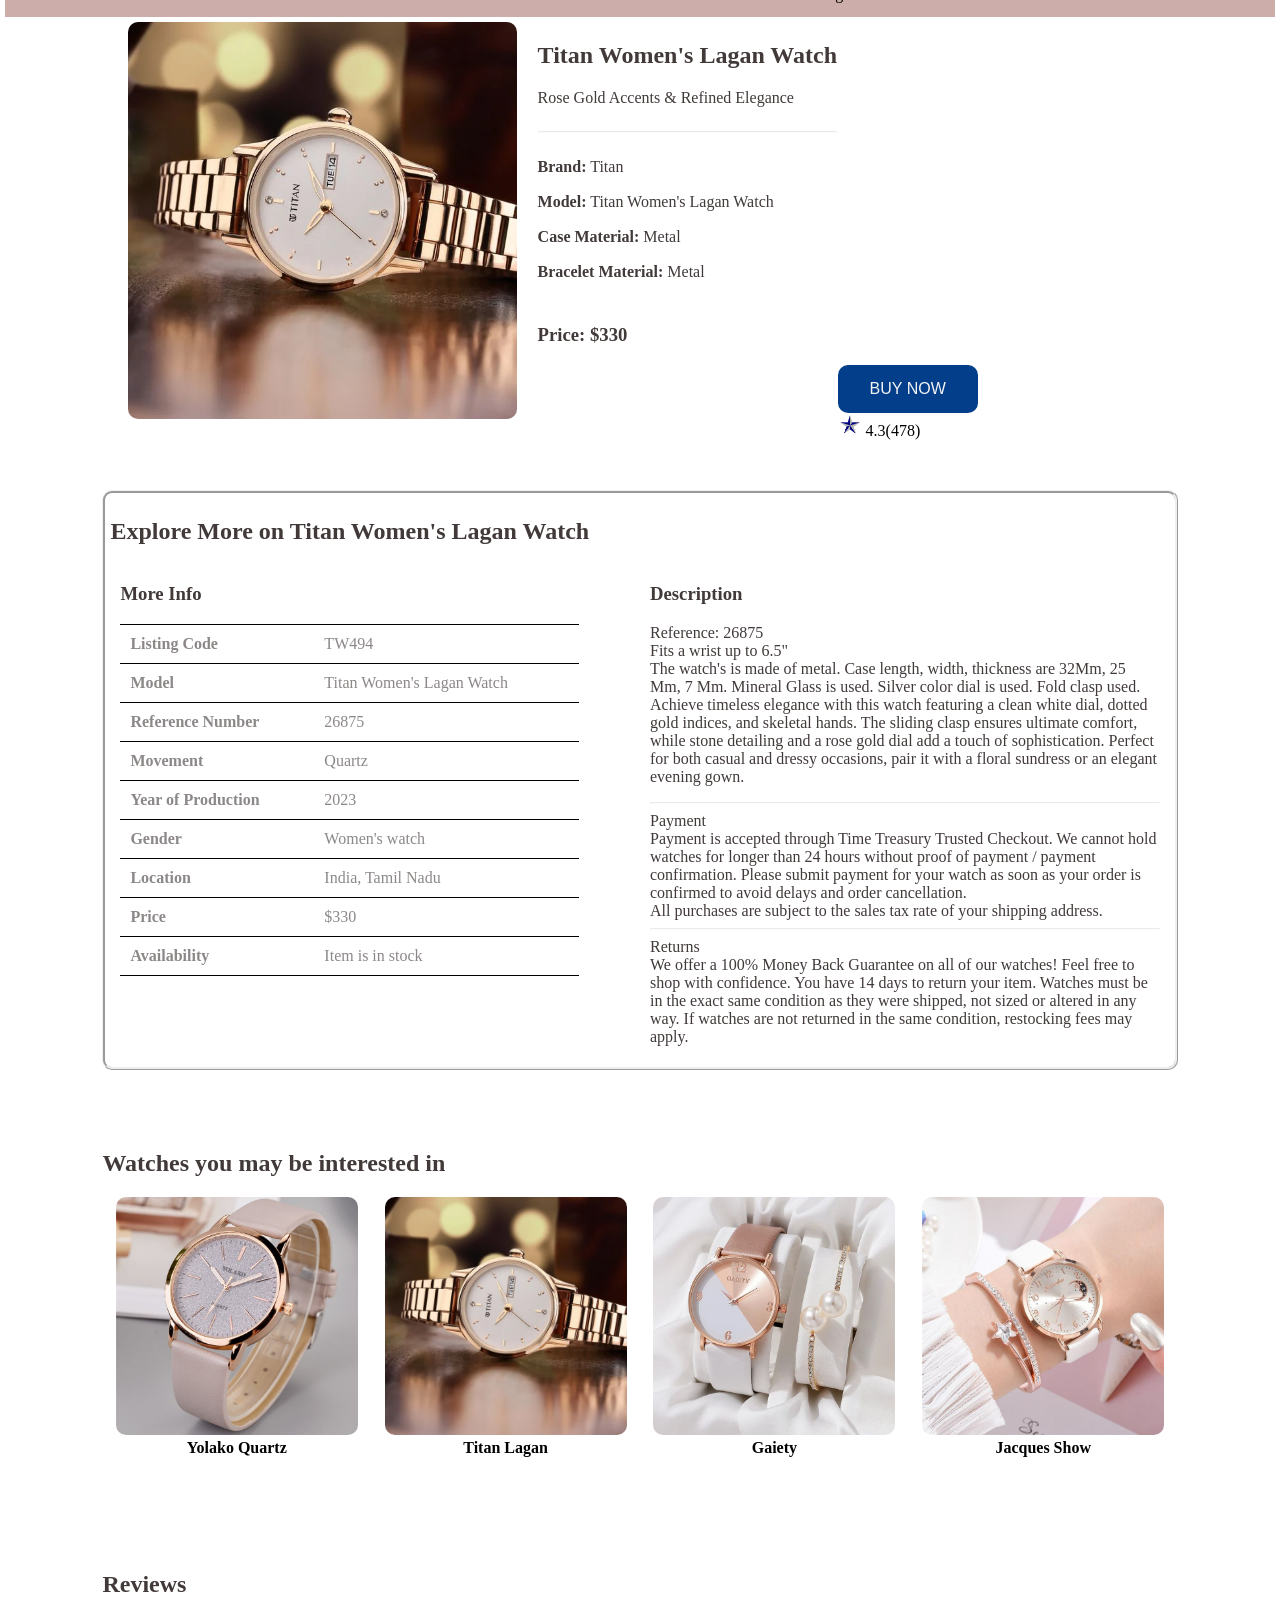
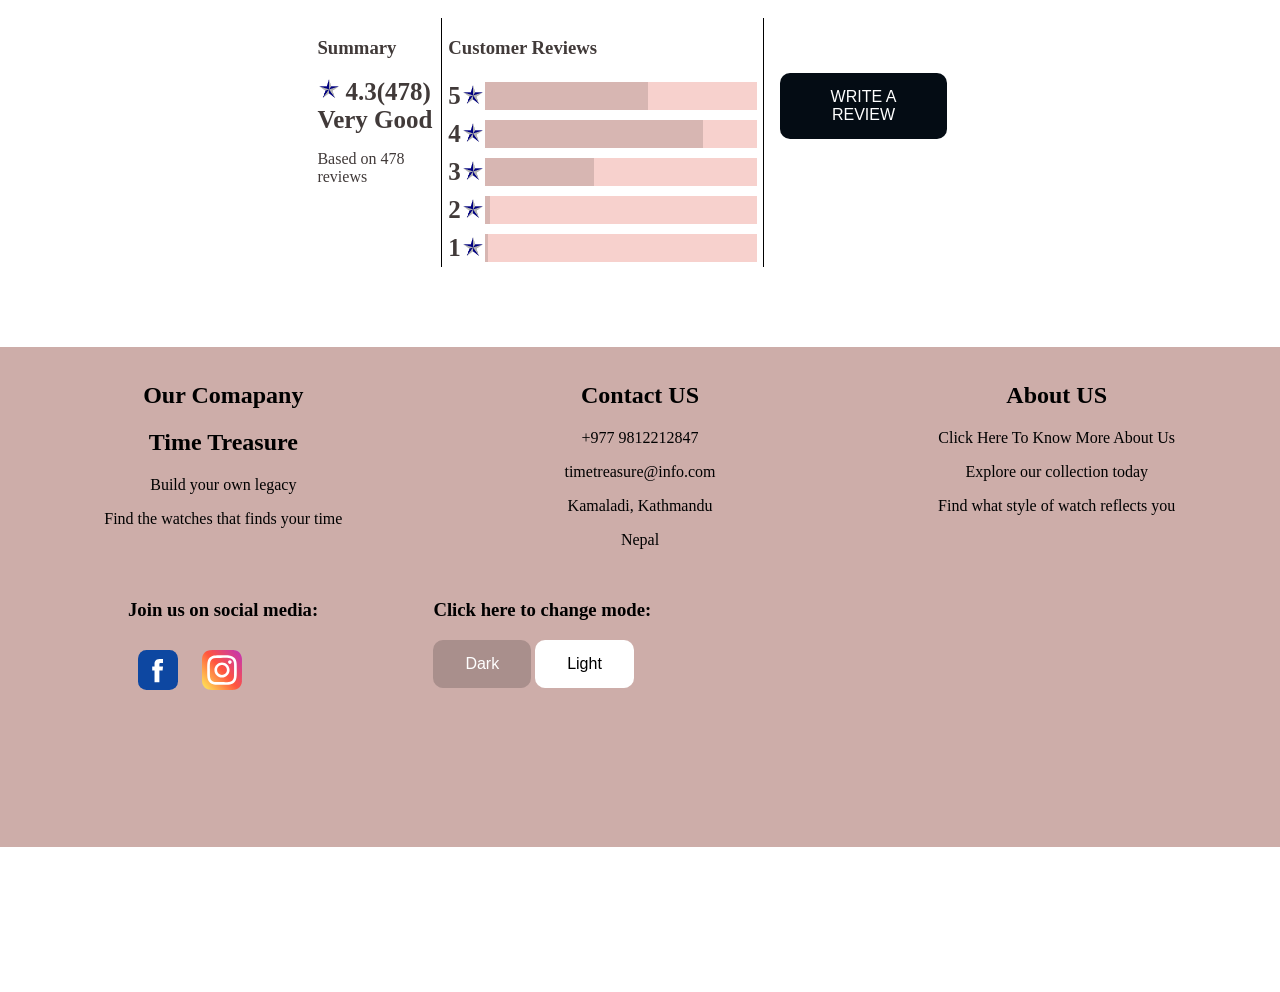
<file: Development/pages/Product Detail/TitanWomenLagan.html>
<!DOCTYPE html>
<html lang="en">

<head>
    <!-- meta tag for Search Engine Optimization and brief description of web page's content -->
    <meta name="author" content="Supragya Singh Sipai">
    <meta name="description" content="Product Description Page">
    <meta name="keyword" content="Titan, Titan Women's Lagan, Watch, $330">
    <title>Titan Women's Lagan </title>
    <!-- link tag for linking external CSS -->
    <link rel="stylesheet" href="../../css/style.css">
    <!-- script tag for linking external JS -->
    <script src="../../js/script.js"></script>
</head>

<body>
    <!-- header section -->
    <header>
        <!--Logo-->
        <img src="../../assets/logo/image.png" width="10%" class="logo">
        <!-- nav bar -->
        <nav>
            <ul>
                <li>
                    <a href="../../index.html">Home</a>
                </li>
                <li>
                    <a href="../../pages/product.html">Products</a>
                </li>
                <li>
                    <a href="../../pages/aboutus.html">About Us</a>
                </li>
                <li>
                    <a href="../../pages/research.html">Research</a>
                </li>
                <li>
                    <a href="../../pages/blog.html">Blog</a>
                </li>
            </ul>
        </nav>
    </header>
    <main>
        <!-- this section gives short description of the watch -->
        <section class="overview">
            <!-- productoverview class is used for the layout of divs inside it -->
            <div class="productoverview">
                <div class="productimg">
                    <img src="../../assets/images/watches/titanlagan.webp" alt="Women Lagan">
                </div>
                <!-- item class, itemname class, itemdetail class and item purchase class is used to divide divs in ratio 2:5:3 using flexbox  -->
                <div class="item">
                    <div class="itemname">
                        <h1>Titan Women's Lagan Watch</h1>
                        <p>Rose Gold Accents & Refined Elegance</p>
                    </div>
                    <div class="itemdetail">
                        <hr>
                        <p>
                            <b>Brand:</b> Titan <br>
                            <b>Model:</b> Titan Women's Lagan Watch <br>
                            <b>Case Material:</b> Metal <br>
                            <b>Bracelet Material:</b> Metal <br>
                        </p>
                    </div>
                    <div class="itempurchase">
                        <h3>Price: $330</h3>
                        <!-- right-align class is used for positioning buy button and rating on right side -->
                        <div class="right-align">
                            <!-- buy class is used for styling buy button -->
                            <button class="buy" type="button" onclick="buy()">BUY
                                NOW</button> <br>
                            <a href="#review" style="color: black;">
                                <img src="../../assets/images/product description/star.png"
                                    style="width: 20px; padding: 2px;" alt="star">
                                4.3(478)
                            </a>
                        </div>
                    </div>
                </div>
            </div>
        </section>
        <!-- this section gives detail description of the watch -->
        <section class="detail">
            <div>
                <h2>Explore More on Titan Women's Lagan Watch</h2>
                <!-- productdetail class is used to layout the divs inside it in row -->
                <div class="productdetail">
                    <!-- info class and description class is in ratio 1:1 -->
                    <div class="info">
                        <h3>More Info</h3>
                        <!-- tableinro class is for direct access to this table -->
                        <table class="tableinfo">
                            <!-- tr tag is used for indication of row and td indicates table cell for inserting data -->
                            <tr>
                                <td><strong>Listing Code</strong></td>
                                <td>TW494</td>
                            </tr>
                            <tr>
                                <td><strong>Model</strong></td>
                                <td>Titan Women's Lagan Watch</td>
                            </tr>
                            <tr>
                                <td><strong>Reference Number</strong></td>
                                <td>26875</td>
                            </tr>
                            <tr>
                                <td><strong>Movement</strong></td>
                                <td>Quartz</td>
                            </tr>
                            <tr>
                                <td><strong>Year of Production</strong></td>
                                <td>2023</td>
                            </tr>
                            <tr>
                                <td><strong>Gender</strong></td>
                                <td>Women's watch</td>
                            </tr>
                            <tr>
                                <td><strong>Location</strong></td>
                                <td>India, Tamil Nadu</td>
                            </tr>
                            <tr>
                                <td><strong>Price</strong></td>
                                <td>$330</td>
                            </tr>
                            <tr>
                                <td><strong>Availability</strong></td>
                                <td>Item is in stock</td>
                            </tr>
                        </table>
                    </div>
                    <!-- description class gives detailed information about the watch, it's purchase and return policy -->
                    <div class="description">
                        <h3>Description</h3>
                        <p>
                            Reference: 26875 <br>
                            Fits a wrist up to 6.5" <br>
                            The watch's is made of metal. Case length, width, thickness are 32Mm, 25 Mm, 7 Mm. Mineral
                            Glass is used. Silver color dial is used. Fold clasp used. Achieve timeless elegance with
                            this watch featuring a clean white dial, dotted gold indices, and skeletal hands. The
                            sliding clasp ensures ultimate comfort, while stone detailing and a rose gold dial add a
                            touch of sophistication. Perfect for both casual and dressy occasions, pair it with a floral
                            sundress or an elegant evening gown.
                            <hr>
                            Payment<br>
                            Payment is accepted through Time Treasury Trusted Checkout. We cannot hold watches for
                            longer than 24 hours without proof of payment /
                            payment confirmation. Please submit payment for your watch as soon as your order is
                            confirmed to avoid delays and order cancellation. <br>
                            All purchases are subject to the sales tax rate of your shipping address.
                            <hr>
                            Returns <br>
                            We offer a 100% Money Back Guarantee on all of our watches! Feel free to shop with
                            confidence. You have 14 days to return your item. Watches must be in the exact same
                            condition as they were shipped, not sized or altered in any way. If watches are not returned
                            in the same
                            condition, restocking fees may apply.
                        </p>
                    </div>
                </div>
            </div>
        </section>
        <!-- this section has recommendation for watches -->
        <section class="recommendation">
            <div>
                <h2>Watches you may be interested in</h2>
                <!-- watches class is used for layout of layout of divs inside it -->
                <div class="watches">
                    <!-- element class is used for giving equal width to each div -->
                    <div class="element">
                        <a href="../../pages/Product Detail/Yolako.html"><img
                                src="../../assets/images/watches/1.jpg" alt="Yolako Quartz">
                            <strong>Yolako Quartz</strong></a>

                    </div>
                    <div class="element">
                        <a href="../../pages/Product Detail/TitanWomenLagan.html"><img
                                src="../../assets/images/watches/titanlagan.webp"
                                alt="Titan Lagan">
                            <strong>Titan Lagan</strong></a>

                    </div>
                    <div class="element">
                        <a href="../../pages/Product Detail/Gaiety.html"><img
                                src="../../assets/images/watches/2.jpg "
                                alt="Gaiety">
                            <strong>Gaiety</strong></a>

                    </div>
                    <div class="element"><a href="../../pages/Product Detail/Jacques.html"><img
                                src="../../assets/images/watches/5.jpg"
                                alt="Jacques Show">
                            <strong>Jacques Show</strong></a>

                    </div>
                </div>
            </div>
        </section>
        <!-- Review of the watch -->
        <section class="rating">
            <div>
                <h2>Reviews</h2>
                <!-- review class is used for the layout of divs inside it -->
                <div class="review" id="review">
                    <!-- summary class, display class and wite class is divided in ratio 2:5:3 using flexbox  -->
                    <div class="summary">
                        <h3>Summary</h3>
                        <img src="../../assets/images/product description/star.png" style="width: 20px; padding: 2px;"
                            alt="star">
                        <b> 4.3(478) </b> <br>
                        <b>Very Good</b>
                        <p>Based on 478 reviews</p>
                    </div>
                    <div class="display">
                        <h3>Customer Reviews</h3>
                        <!-- Different table for each rating is made so that width of td can be made different -->
                        <table cellspacing="0" cellpadding="0">
                            <tr style="height:2px; ">
                                <td><b>5</b></td>
                                <td><img src="../../assets/images/product description/star.png"
                                        style="width: 20px; padding: 2px;" alt="star"></td>
                                <td style="width:60%;background-color:#D7B6B2;"></td>
                                <td style="width:40%;background-color: #F7D1CD;"></td>
                            </tr>
                        </table>
                        <table cellspacing="0" cellpadding="0">
                            <tr style="height:2px; ">
                                <td><b>4</b></td>
                                <td><img src="../../assets/images/product description/star.png"
                                        style="width: 20px; padding: 2px;" alt="star"></td>
                                <td style="width:80%;background-color:#D7B6B2;"></td>
                                <td style="width:20%;background-color: #F7D1CD;"></td>
                            </tr>
                        </table>
                        <table cellspacing="0" cellpadding="0">
                            <tr style="height:2px; ">
                                <td><b>3</b></td>
                                <td><img src="../../assets/images/product description/star.png"
                                        style="width: 20px; padding: 2px;" alt="star"></td>
                                <td style="width:40%;background-color:#D7B6B2;"></td>
                                <td style="width:60%;background-color: #F7D1CD;"></td>
                            </tr>
                        </table>
                        <table cellspacing="0" cellpadding="0">
                            <tr style="height:2px; ">
                                <td><b>2</b></td>
                                <td><img src="../../assets/images/product description/star.png"
                                        style="width: 20px; padding: 2px;" alt="star"></td>
                                <td style="width:2%;background-color:#D7B6B2;"></td>
                                <td style="width:98%;background-color: #F7D1CD;"></td>
                            </tr>
                        </table>
                        <table cellspacing="0" cellpadding="0">
                            <tr style="height:2px; ">
                                <td><b>1</b></td>
                                <td><img src="../../assets/images/product description/star.png"
                                        style="width: 20px; padding: 2px;" alt="star"></td>
                                <td style="width:1%;background-color:#D7B6B2;"></td>
                                <td style="width:99%;background-color: #F7D1CD;"></td>
                            </tr>
                        </table>
                    </div>
                    <div class="write">
                        <!-- to call function review() when button is clicked -->
                        <button class="rev" type="button" onclick="review()">WRITE A REVIEW</button> <br>
                    </div>
                </div>
            </div>
        </section>
    </main>
    <!-- Footer Section -->
    <footer>
        <div class="footer">
            <div class="OurCompany">
                <h2>Our Comapany</h2>
                <h2>Time Treasure</h2>
                <p>Build your own legacy</p>
                <p>Find the watches that finds your time</p>

            </div>
            <div class="contact">
                <h2>Contact US</h2>
                <p>+977 9812212847</p>
                <p>timetreasure@info.com</p>
                <p>Kamaladi, Kathmandu</p>
                <p>Nepal</p>

            </div>
            <div class="aboutus">
                <h2>About US</h2>
                <a href="../aboutus.html">Click Here To Know More About Us</a>
                <p>Explore our collection today</p>
                <p>Find what style of watch reflects you</p>
            </div>
        </div>
        <div class="footcont">
            <div class="socialmedia">
                <h3>Join us on social media:</h3>
                <a href="#"><img src="../../assets/logo/facebook.svg" style="width: 40px; height: 40;"></a>
                <a href="#"><img src="../../assets/logo/instagram.svg" style="width: 40px; height: 40;"></a>
            </div>
            <div class="mode">
                <h3>Click here to change mode: </h3>
                <button class="modebtn1" onclick="Dark()">Dark</button>
                <button class="modebtn2" onclick="Light()">Light</button>
            </div>
        </div>
    </footer>
    <!-- Internal script tag -->
    <script>
        function buy() {
            // x stores value obtained from prompt
            var x = prompt("Titan Women's Lagan Watch \n Price: $330 \n Please enter your name to make purchase:");
            if (x == null || x == "") {
                alert("Order has been cancelled");
            } else {
                alert("Thank you for your purchase!!");
            }
        }
    </script>
</body>

</html>
</file>
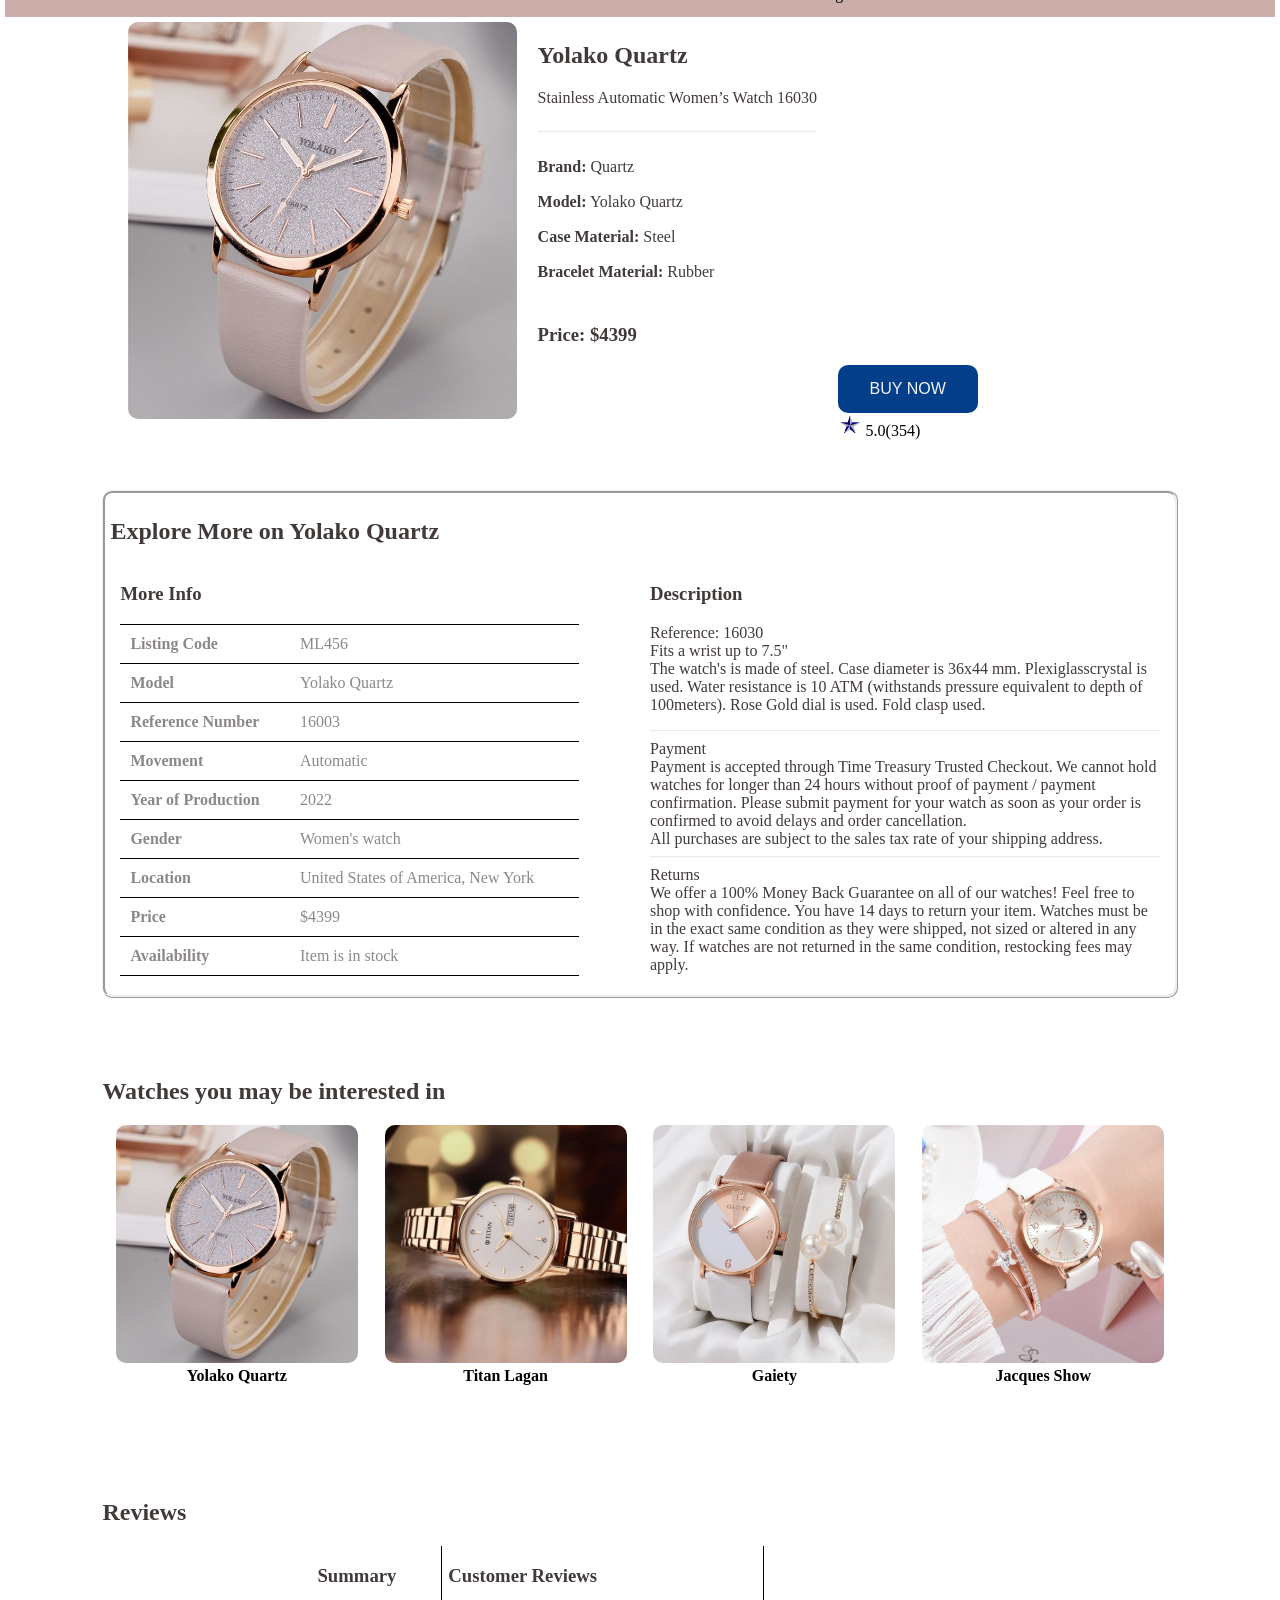
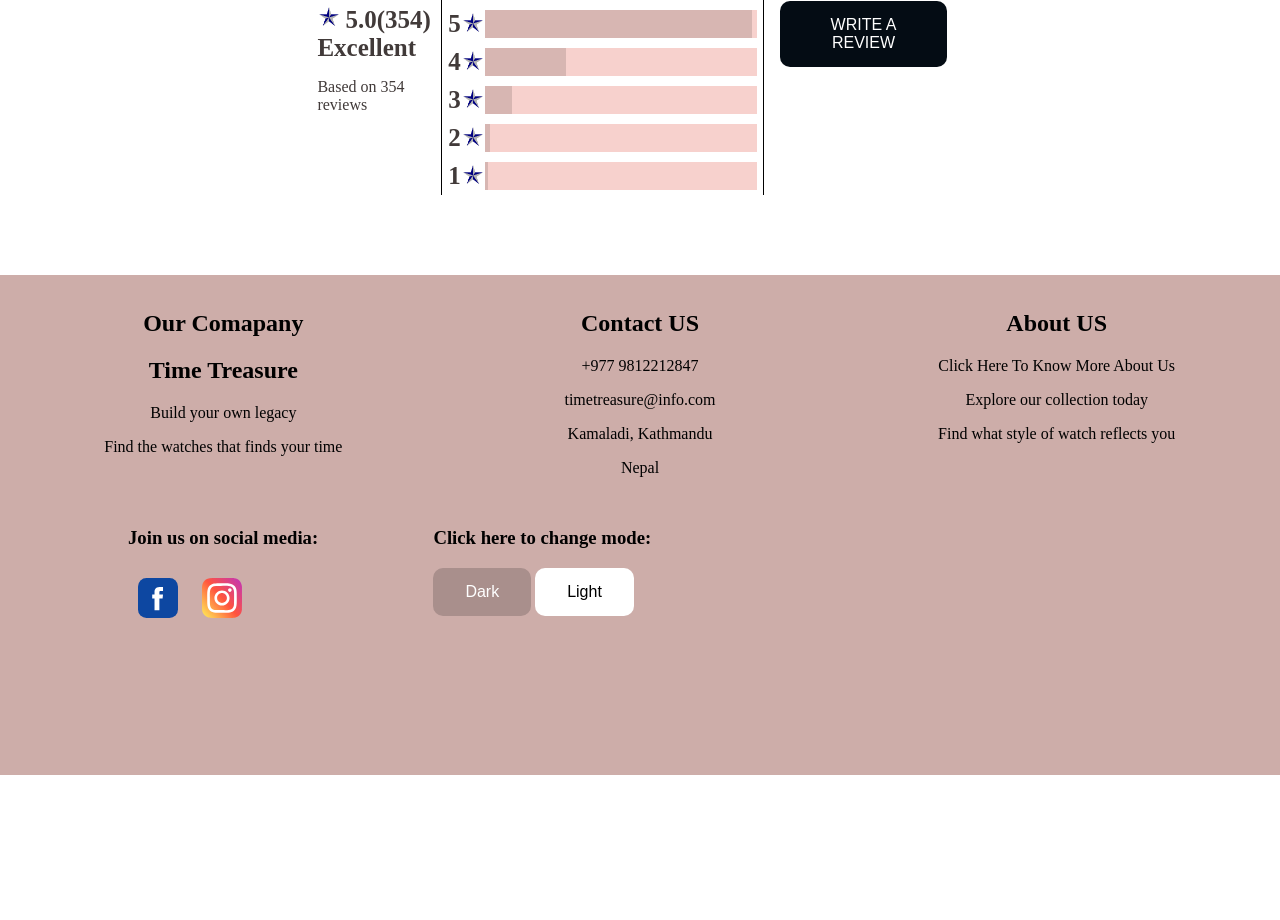
<file: Development/pages/Product Detail/Yolako.html>
<!DOCTYPE html>
<html lang="en">

<head>
    <!-- meta tag for Search Engine Optimization and brief description of web page's content -->
    <meta name="author" content="Supragya Singh Sipai">
    <meta name="description" content="Product Description Page">
    <meta name="keyword" content="Yolako, Yolako Quartz, Quartz, Watch, $4399">
    <title>Yolako</title>
    <!-- link tag for linking external CSS -->
    <link rel="stylesheet" href="../../css/style.css">
    <!-- script tag for linking external JS -->
    <script src="../../js/script.js"></script>
</head>

<body>
    <!-- Header Section -->
    <header>
        <!--Logo-->
        <img src="../../assets/logo/image.png" width="10%" class="logo">
        <!-- nav bar -->
        <nav>
            <ul>
                <li>
                    <a href="../../index.html">Home</a>
                </li>
                <li>
                    <a href="../../pages/product.html">Products</a>
                </li>
                <li>
                    <a href="../../pages/aboutus.html">About Us</a>
                </li>
                <li>
                    <a href="../../pages/research.html">Research</a>
                </li>
                <li>
                    <a href="../../pages/blog.html">Blog</a>
                </li>
            </ul>
        </nav>
    </header>
    <main>
        <!-- this section gives short description of the watch -->
        <section class="overview">
            <!-- productoverview class is used for the layout of divs inside it -->
            <div class="productoverview">
                <div class="productimg">
                    <img src="../../assets/images/watches/1.jpg" alt="Yolako">
                </div>
                <!-- item class, itemname class, itemdetail class and item purchase class is used to divide divs in ratio 2:5:3 using flexbox  -->
                <div class="item">
                    <div class="itemname">
                        <h1>Yolako Quartz</h1>
                        <p>Stainless  Automatic Women’s Watch 16030</p>
                    </div>
                    <div class="itemdetail">
                        <hr>
                        <p>
                            <b>Brand:</b> Quartz <br>
                            <b>Model:</b> Yolako Quartz <br>
                            <b>Case Material:</b> Steel <br>
                            <b>Bracelet Material:</b> Rubber <br>
                        </p>
                    </div>
                    <div class="itempurchase">
                        <h3>Price: $4399</h3>
                        <!-- right-align class is used for positioning buy button and rating on right side -->
                        <div class="right-align">
                            <!-- buy class is used for styling buy button -->
                            <button class="buy" type="button" onclick="buy()">BUY
                                NOW</button> <br>
                            <a href="#review" style="color: black;">
                                <img src="../../assets/images/product description/star.png"
                                    style="width: 20px; padding: 2px;" alt="star">
                                5.0(354)
                            </a>
                        </div>
                    </div>
                </div>
            </div>
        </section>
        <!-- this section gives detail description of the watch -->
        <section class="detail">
            <div>
                <h2>Explore More on Yolako Quartz</h2>
                <!-- productdetail class is used to layout the divs inside it in row -->
                <div class="productdetail">
                    <!-- info class and description class is in ratio 1:1 -->
                    <div class="info">
                        <h3>More Info</h3>
                        <!-- tableinro class is for direct access to this table -->
                        <table class="tableinfo">
                            <!-- tr tag is used for indication of row and td indicates table cell for inserting data -->
                            <tr>
                                <td><strong>Listing Code</strong></td>
                                <td>ML456</td>
                            </tr>
                            <tr>
                                <td><strong>Model</strong></td>
                                <td>Yolako Quartz</td>
                            </tr>
                            <tr>
                                <td><strong>Reference Number</strong></td>
                                <td>16003</td>
                            </tr>
                            <tr>
                                <td><strong>Movement</strong></td>
                                <td>Automatic</td>
                            </tr>
                            <tr>
                                <td><strong>Year of Production</strong></td>
                                <td>2022</td>
                            </tr>
                            <tr>
                                <td><strong>Gender</strong></td>
                                <td>Women's watch</td>
                            </tr>
                            <tr>
                                <td><strong>Location</strong></td>
                                <td>United States of America, New York</td>
                            </tr>
                            <tr>
                                <td><strong>Price</strong></td>
                                <td>$4399</td>
                            </tr>
                            <tr>
                                <td><strong>Availability</strong></td>
                                <td>Item is in stock</td>
                            </tr>
                        </table>
                    </div>
                    <!-- description class gives detailed information about the watch, it's purchase and return policy -->
                    <div class="description">
                        <h3>Description</h3>
                        <p>
                            Reference: 16030 <br>
                            Fits a wrist up to 7.5" <br>
                            The watch's is made of steel. Case diameter is 36x44 mm. Plexiglasscrystal is used. Water
                            resistance is 10 ATM (withstands pressure
                            equivalent to depth of 100meters). Rose Gold dial is used. Fold clasp used.
                            <hr>
                            Payment<br>
                            Payment is accepted through Time Treasury Trusted Checkout. We cannot hold watches for
                            longer than 24 hours without proof of payment /
                            payment confirmation. Please submit payment for your watch as soon as your order is
                            confirmed to avoid delays and order cancellation. <br>
                            All purchases are subject to the sales tax rate of your shipping address.
                            <hr>
                            Returns <br>
                            We offer a 100% Money Back Guarantee on all of our watches! Feel free to shop with
                            confidence. You have 14 days to return your item. Watches must be in the exact same
                            condition as they were shipped, not sized or altered in any way. If watches are not returned
                            in the same
                            condition, restocking fees may apply.
                        </p>
                    </div>
                </div>
            </div>
        </section>
        <!-- this section has recommendation for watches -->
        <section class="recommendation">
            <div>
                <h2>Watches you may be interested in</h2>
                <!-- watches class is used for layout of layout of divs inside it -->
                <div class="watches">
                    <!-- element class is used for giving equal width to each div -->
                    <div class="element">
                        <a href="../../pages/Product Detail/Yolako.html"><img
                                src="../../assets/images/watches/1.jpg" alt="Yolako Quartz">
                            <strong>Yolako Quartz</strong></a>

                    </div>
                    <div class="element">
                        <a href="../../pages/Product Detail/TitanWomenLagan.html"><img
                                src="../../assets/images/watches/titanlagan.webp"
                                alt="Titan Lagan">
                            <strong>Titan Lagan</strong></a>

                    </div>
                    <div class="element">
                        <a href="../../pages/Product Detail/Gaiety.html"><img
                                src="../../assets/images/watches/2.jpg "
                                alt="Gaiety">
                            <strong>Gaiety</strong></a>

                    </div>
                    <div class="element"><a href="../../pages/Product Detail/Jacques.html"><img
                                src="../../assets/images/watches/5.jpg"
                                alt="Jacques Show">
                            <strong>Jacques Show</strong></a>

                    </div>
                </div>
            </div>
        </section>
        <!-- Review of the watch -->
        <section class="rating">
            <div>
                <h2>Reviews</h2>
                <!-- review class is used for the layout of divs inside it -->
                <div class="review" id="review">
                    <!-- summary class, display class and wite class is divided in ratio 2:5:3 using flexbox  -->
                    <div class="summary">
                        <h3>Summary</h3>
                        <img src="../../assets/images/product description/star.png" style="width: 20px; padding: 2px;"
                            alt="star">
                        <b> 5.0(354) </b> <br>
                        <b>Excellent</b>
                        <p>Based on 354 reviews</p>
                    </div>
                    <div class="display">
                        <h3>Customer Reviews</h3>
                        <!-- Different table for each rating is made so that width of td can be made different -->
                        <table cellspacing="0" cellpadding="0">
                            <tr style="height:2px; ">
                                <td><b>5</b></td>
                                <td><img src="../../assets/images/product description/star.png"
                                        style="width: 20px; padding: 2px;" alt="star"></td>
                                <td style="width:98%;background-color:#D7B6B2;"></td>
                                <td style="width:2%;background-color: #F7D1CD;"></td>
                            </tr>
                        </table>
                        <table cellspacing="0" cellpadding="0">
                            <tr style="height:2px; ">
                                <td><b>4</b></td>
                                <td><img src="../../assets/images/product description/star.png"
                                        style="width: 20px; padding: 2px;" alt="star"></td>
                                <td style="width:30%;background-color:#D7B6B2;"></td>
                                <td style="width:70%;background-color: #F7D1CD;"></td>
                            </tr>
                        </table>
                        <table cellspacing="0" cellpadding="0">
                            <tr style="height:2px; ">
                                <td><b>3</b></td>
                                <td><img src="../../assets/images/product description/star.png"
                                        style="width: 20px; padding: 2px;" alt="star"></td>
                                <td style="width:10%;background-color:#D7B6B2;"></td>
                                <td style="width:90%;background-color: #F7D1CD;"></td>
                            </tr>
                        </table>
                        <table cellspacing="0" cellpadding="0">
                            <tr style="height:2px; ">
                                <td><b>2</b></td>
                                <td><img src="../../assets/images/product description/star.png"
                                        style="width: 20px; padding: 2px;" alt="star"></td>
                                <td style="width:2%;background-color:#D7B6B2;"></td>
                                <td style="width:98%;background-color: #F7D1CD;"></td>
                            </tr>
                        </table>
                        <table cellspacing="0" cellpadding="0">
                            <tr style="height:2px; ">
                                <td><b>1</b></td>
                                <td><img src="../../assets/images/product description/star.png"
                                        style="width: 20px; padding: 2px;" alt="star"></td>
                                <td style="width:1%;background-color:#D7B6B2;"></td>
                                <td style="width:99%;background-color: #F7D1CD;"></td>
                            </tr>
                        </table>
                    </div>
                    <div class="write">
                        <!-- to call function review() when button is clicked -->
                        <button class="rev" type="button" onclick="review()">WRITE A REVIEW</button> <br>
                    </div>
                </div>
            </div>
        </section>
    </main>

    <!-- Footer Section -->
    <footer>
        <div class="footer">
            <div class="OurCompany">
                <h2>Our Comapany</h2>
                <h2>Time Treasure</h2>
                <p>Build your own legacy</p>
                <p>Find the watches that finds your time</p>

            </div>
            <div class="contact">
                <h2>Contact US</h2>
                <p>+977 9812212847</p>
                <p>timetreasure@info.com</p>
                <p>Kamaladi, Kathmandu</p>
                <p>Nepal</p>

            </div>
            <div class="aboutus">
                <h2>About US</h2>
                <a href="../aboutus.html">Click Here To Know More About Us</a>
                <p>Explore our collection today</p>
                <p>Find what style of watch reflects you</p>
            </div>
        </div>
        <div class="footcont">
            <div class="socialmedia">
                <h3>Join us on social media:</h3>
                <a href="#"><img src="../../assets/logo/facebook.svg" style="width: 40px; height: 40;"></a>
                <a href="#"><img src="../../assets/logo/instagram.svg" style="width: 40px; height: 40;"></a>
            </div>
            <div class="mode">
                <h3>Click here to change mode: </h3>
                <button class="modebtn1" onclick="Dark()">Dark</button>
                <button class="modebtn2" onclick="Light()">Light</button>
            </div>
        </div>
    </footer>
    <!-- Internal script tag -->
    <script>
        function buy() {
            // x stores value obtained from prompt
            var x = prompt("Rolex Datejust 36 \n Price: $4,399 \n Please enter your name to make purchase:");
            if (x == null || x == "") {
                alert("Order has been cancelled");
            } else {
                alert("Thank you for your purchase!!");
            }
        }
    </script>
</body>

</html>
</file>
<file: Development/css/style.css>
/* External CSS for the website */
body {
    overflow-x: hidden;
    margin: 0px;
    color: #413A39;
}

body a {
    text-decoration: none;
}

/* CSS for header */
.logo {
    display: block;
    margin: auto;
    margin-bottom: -145px;
    margin-top: -145px;
    width: 20%;
}

nav ul {
    list-style: none;
    padding: 0.3%;
    margin: 0.4%;
    display: flex;
    justify-content: center;
    background-color: #CDADA9;
}
nav ul li{
    color: black;
}

nav ul li a {
    color: black;
    text-decoration: none;
    padding: 10px 20px;
    display: block;

}

nav ul li a:hover {
    background-color: gray;
    color: #ffffff;
    cursor: pointer;
}

/* CSS for footer */
footer {
    background: #CDADA9;
    color: black;
    height: 500px;
}

.footer {
    padding: 15px;
    display: flex;
    text-align: center;
}

.OurCompany,
.contact,
.aboutus {
    flex: 30%;
}

.footer a {
    color: black;
}

.mode {
    margin-left: 10%;
}

.socialmedia img {
    margin: 10px;
}
.footcont{
    display: flex;
    margin-left: 10%;
}
.modebtn1{
    background-color: #A98F8C;
    border: none;
    color: white;
    /* In padding, 1st value is applied to top and bottom & 2nd value is applied to right and left */
    padding: 15px 32px;
    /* Shaping corner edges */
    border-radius: 10px;
    font-size: 16px;
}

.modebtn2{
    background-color: white;
    border: none;
    color: black;
    /* In padding, 1st value is applied to top and bottom & 2nd value is applied to right and left */
    padding: 15px 32px;
    /* Shaping corner edges */
    border-radius: 10px;
    font-size: 16px;
}





/* CSS for product description pages */
.overview {
    margin-left: 10%;
    margin-right: 10%;
}

.productoverview {
    /* to arrange div in row */
    display: flex;
}

.productimg {
    width: 40%;
}

.productoverview img {
    width: 95%;
    height: 95%;
    /* to give shape to the image */
    border-radius: 10px;
}

.productoverview hr,
.description hr {
    /* to decrease opacity of horizontal line */
    opacity: .2;
}

.item {
    display: flex;
    /* to arrange div in column */
    flex-direction: column;
}

.itemname {
    /* to occupy 20% of parent div */
    flex: 20%;
}

.itemdetail {
    /* to occupy 50% of parent div */
    flex: 50%;
}

.itemdetail p {
    /* to set the distance between lines of text */
    line-height: 2.2;
}

.itempurchase {
    /* to occupy 30% of parent div */
    flex: 30%;
}

.buy {
    background-color: #023E8A;
    border: none;
    color: rgb(243, 243, 243);
    /* In padding, 1st value is applied to top and bottom & 2nd value is applied to right and left */
    padding: 15px 32px;
    /* Shaping corner edges */
    border-radius: 10px;
    font-size: 16px;
}

.right-align {
    /* to move the elements relative from it's normal position */
    position: relative;
    /* positioning elements 300px left from it's normal position */
    left: 300px;
}

.detail {
    /* shaping corner edge */
    border-radius: 10px;
    border-style: ridge;
    padding: 5px;
}

/* common styling of detail and recommendation section */
.detail, .recommendation, .rating {
    /* Margin for gap between the element and its neighbouring elements */
    margin-left: 8%;
    margin-top: 50px;
    margin-right: 8%;
    margin-bottom: 80px;
}

.productdetail {
    /* to arrange div in row */
    display: flex;
}

.info {
    /* to occupy 50% of parent div */
    flex: 50%;
}

.description {
    /* to occupy 50% of parent div */
    flex: 50%;
}

/* common styling of info and description div */
.info,
.description {
    /* padding for space between the content and the border of an element */
    padding-right: 10px;
    padding-left: 10px;
}

.tableinfo {
    width: 90%;
    /* to collapse table borders into a single border */
    border-collapse: collapse;
}

.tableinfo tr {
    /* 1st value:border-width , 2nd value:border-style , 3rd value:border-color */
    border-top: 1px solid black;
    border-bottom: 1px solid black;
    /* decrease opacity of the border */
    opacity: .6;
}

.tableinfo tr td {
    /* interna spacing in td */
    padding: 10px;
}

.watches {
    /* to display recommended watches in row */
    display: flex;
    width: 100%;
    padding-bottom: 30px;
}

.element {
    /* give equal width to each watch */
    width: 25%;
    text-align: center;
}

.element a {
    color: black;
    text-decoration: none;
}


.element a img {
    width: 90%;
    height: 90%;
    /* shaping corner edge */
    border-radius: 10px;
}

.review {
    /* show content in row layout */
    display: flex;
    /* In margin, 1st: top 2nd: right 3rd: bottom 4th: left */
    margin: 1% 20% 1% 20%;
    width: 60%;
}

.summary {
    /* to occupy 20% of parent div */
    flex: 20%;
}

.display {
    /* to occupy 50% of parent div */
    flex: 50%;
}

.write {
    /* to occupy 30% of parent div */
    flex: 30%;
}

/* implement CSS on display class as well as write class */
.display,
.write {
    padding-left: 1%;
    padding-right: 1%;
    /* 1st: width 2nd: style 3rd: color */
    border-left: thin solid #000000;
}
.display table{
    width:100%; 
    /* to set the space between the cells */
    border-collapse: separate; 
    /* 1st: horizontal spaxcing 2nd: Vertical Spacing */
    border-spacing: 0 5px;
}

.review b{
    /* change font size of bolded text */
    font-size: 25px;
}

.rev {
    background-color: #040c14;
    /* remove border of button */
    border: none;
    /* change text color inside button */
    color: rgb(255, 255, 255);
    /* In padding, 1st value is applied to top and bottom & 2nd value is applied to right and left */
    padding: 15px 32px;
    /* Shaping corner edges */
    border-radius: 10px;
    font-size: 16px;
    /* 1st: top-bottom 2nd: right-left */
    margin: 30% 5%;
}





/* css for Portfolio pages */
.portfolio {
    display: flex;
    width: 70%;
    height: 600px;
    /* In margin, 1st value: top, 2nd value: right, 3rd value: bottom, 4th value: left */
    margin: 8% 15% 10% 15%;
    /* In box shadow propert: 1st value: horizontal offset, 2nd value: vertical offset, 3rd value: blur, 4th value: shadow size, 5th value: color  */
    box-shadow: 5px 5px 5px 5px gray;
}

.pp,
.aboutme {
    /* to give 50% width to each in portfolio div */
    flex: 50%;
}
.aboutme h1{
    text-align: center;
}


.portfolio img {
    /* shaping corner edges */
    margin-top: 5%;
    margin-left: 8%;
    /* shaping edges of img */
    border-radius: 50%;
    width: 80%;
    height: 85%;
}
</file>
